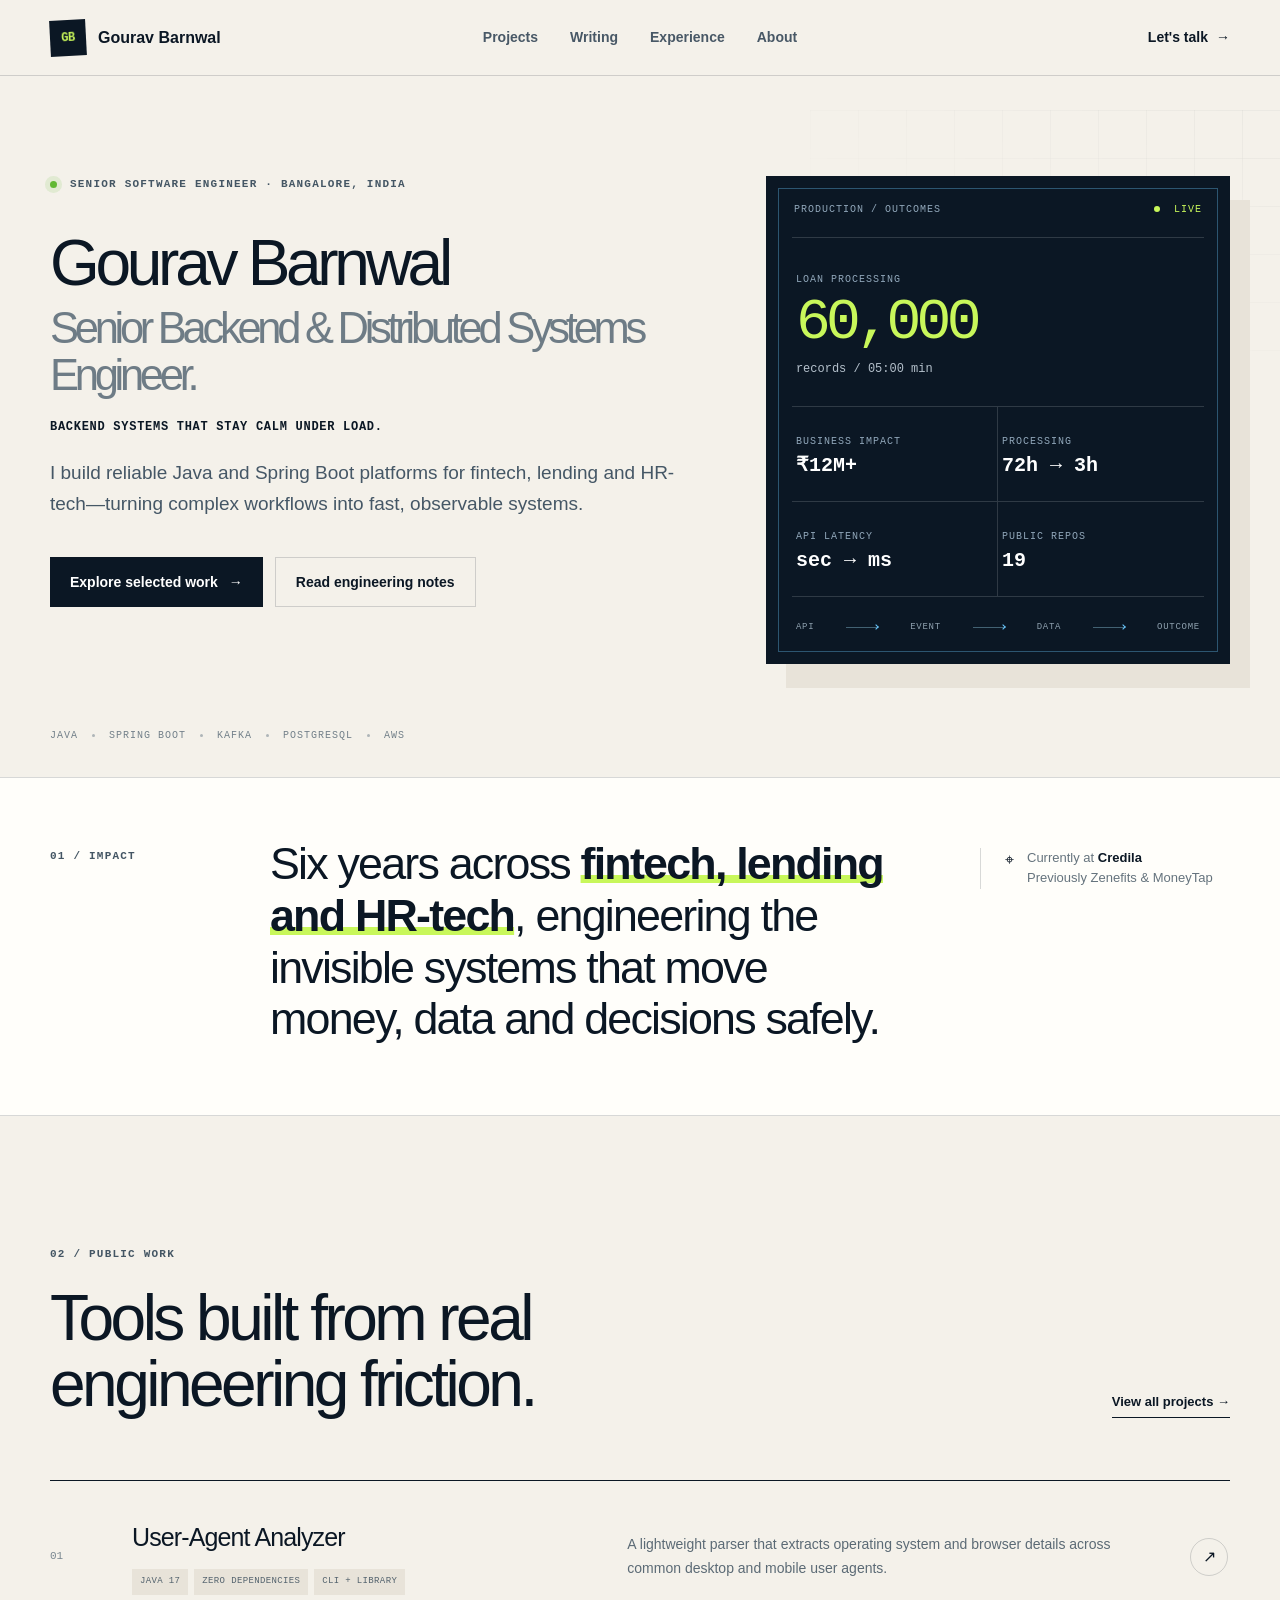
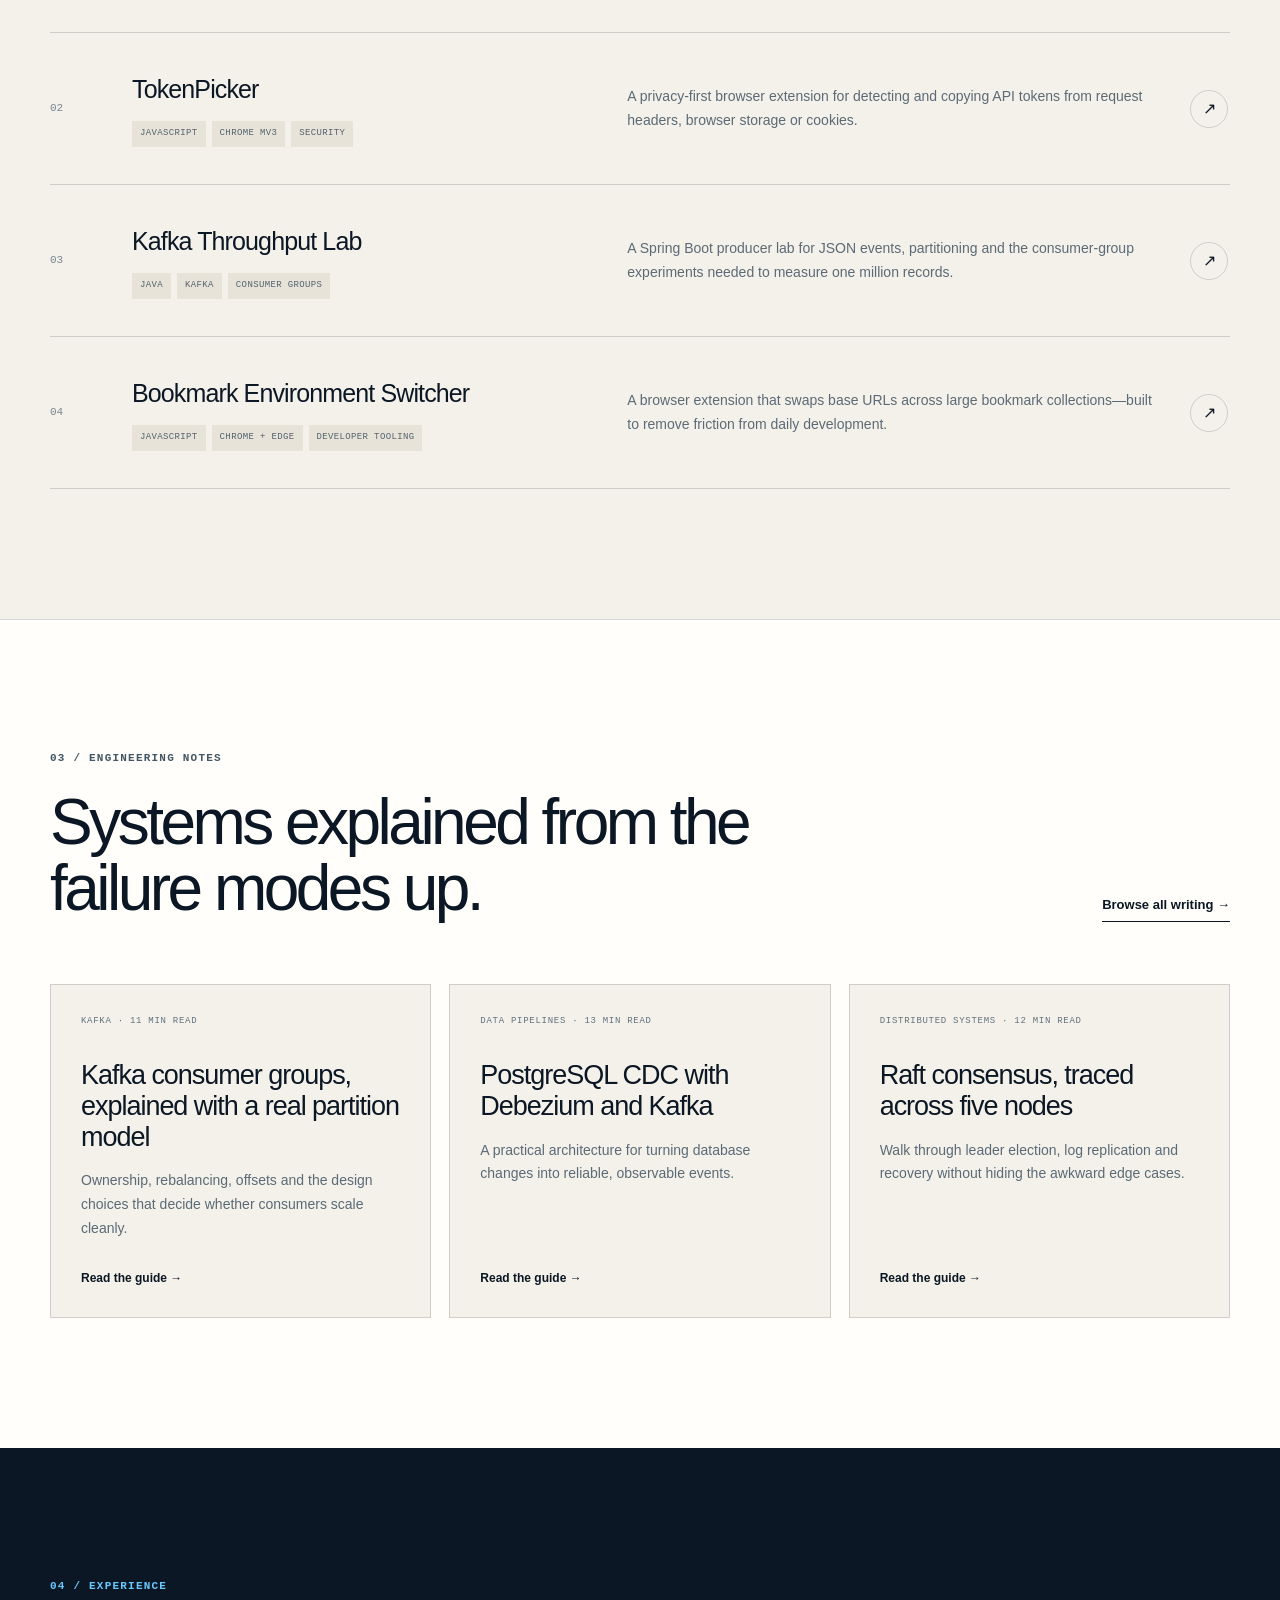
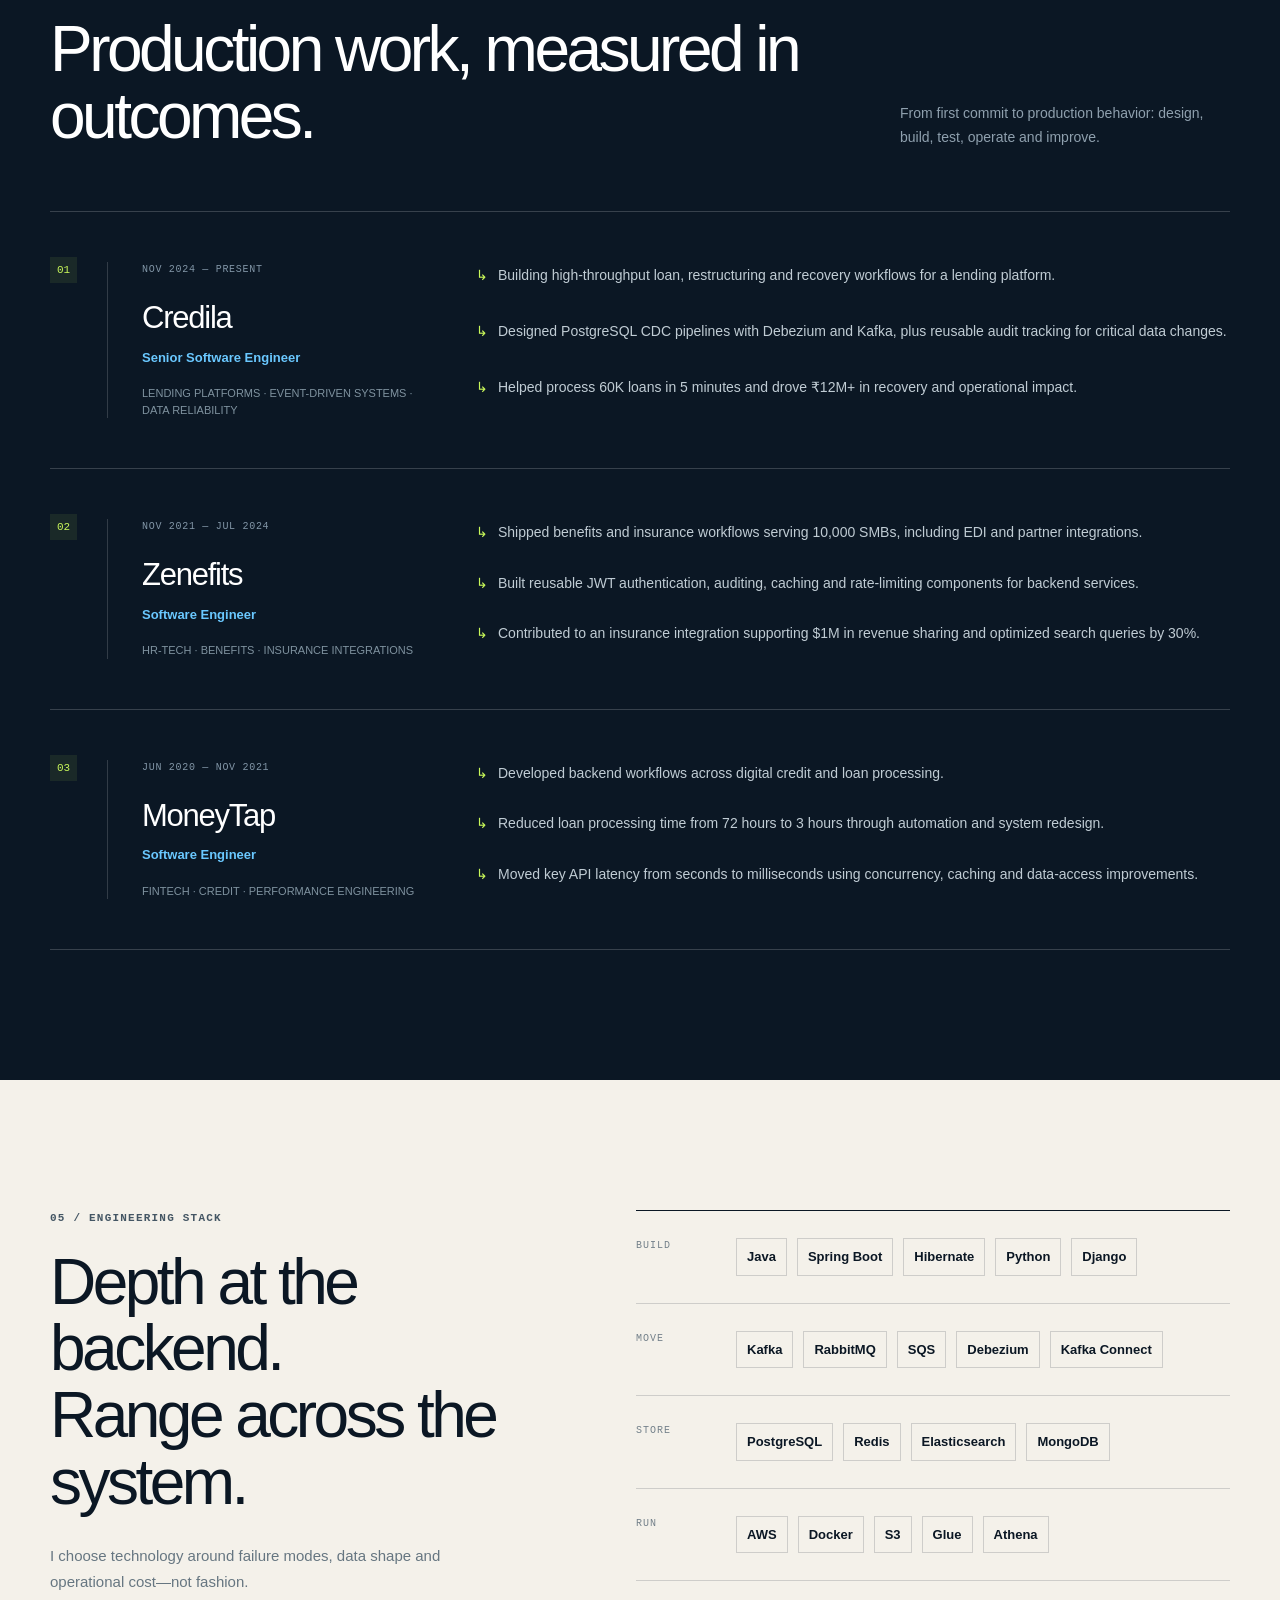
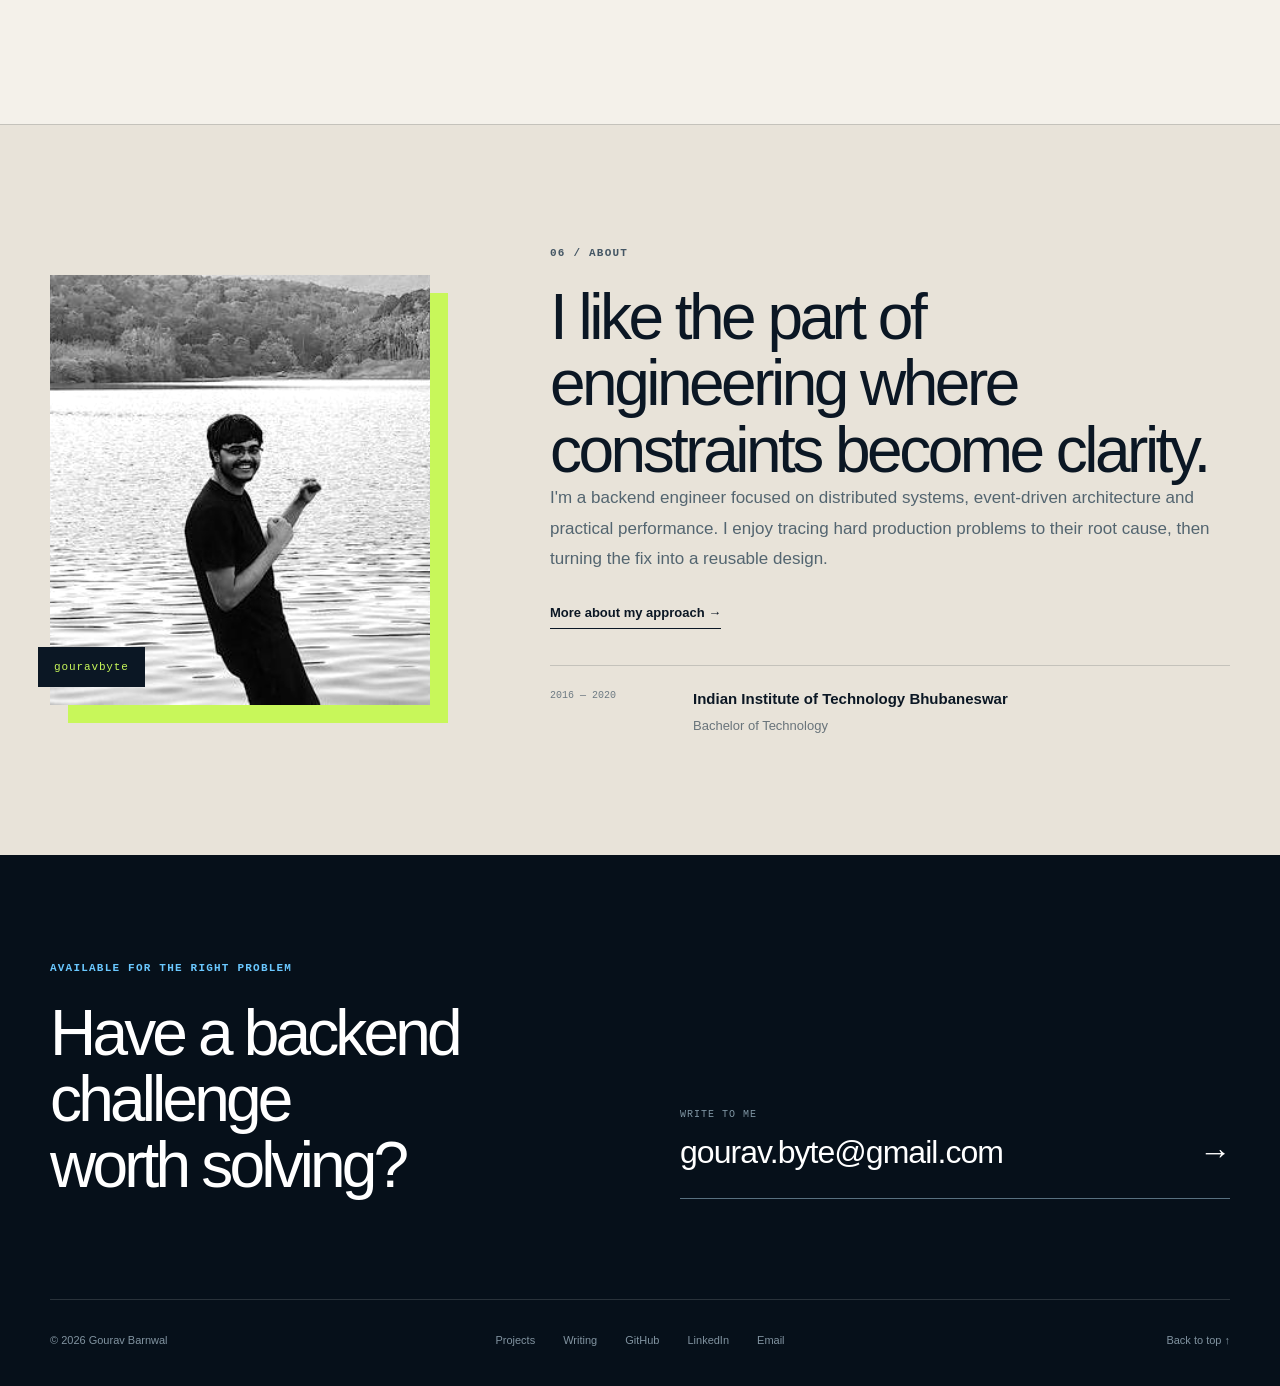
<file: index.html>
<!doctype html>
<html lang="en">
  <head>
    <meta charset="utf-8">
    <meta name="viewport" content="width=device-width, initial-scale=1">
    <title>Gourav Barnwal | Senior Backend Engineer — Java, Spring Boot, Kafka</title>
    <meta name="description" content="Gourav Barnwal is a Senior Backend Engineer specializing in Java, Spring Boot, Kafka, PostgreSQL, distributed systems and high-throughput backend platforms.">
    <meta name="theme-color" content="#0b1724">
    <link rel="canonical" href="https://gouravbyte.github.io/">
    <link rel="icon" href="/assets/avatar.jpg" type="image/jpeg">
    <link rel="preload" href="/assets/avatar.jpg" as="image">
    <link rel="stylesheet" href="/assets/styles.css">
    <link rel="stylesheet" href="/assets/content.css">
    <meta property="og:title" content="Gourav Barnwal | Senior Backend Engineer">
    <meta property="og:description" content="Java, Spring Boot, Kafka, PostgreSQL and distributed systems—built for calm, observable production behavior.">
    <meta property="og:type" content="profile">
    <meta property="og:url" content="https://gouravbyte.github.io/">
    <meta property="og:image" content="https://gouravbyte.github.io/assets/og.png">
    <meta property="og:image:width" content="1734">
    <meta property="og:image:height" content="907">
    <meta name="twitter:card" content="summary_large_image">
    <meta name="twitter:title" content="Gourav Barnwal | Senior Backend Engineer">
    <meta name="twitter:description" content="Java, Spring Boot, Kafka, PostgreSQL and distributed systems—built for calm, observable production behavior.">
    <meta name="twitter:image" content="https://gouravbyte.github.io/assets/og.png">
    <script type="application/ld+json">
      {
        "@context": "https://schema.org",
        "@graph": [
          {
            "@type": "WebSite",
            "@id": "https://gouravbyte.github.io/#website",
            "url": "https://gouravbyte.github.io/",
            "name": "Gourav Barnwal",
            "alternateName": "gouravbyte"
          },
          {
            "@type": "ProfilePage",
            "@id": "https://gouravbyte.github.io/#profile",
            "url": "https://gouravbyte.github.io/",
            "dateModified": "2026-09-09T09:42:14+05:30",
            "mainEntity": {
              "@type": "Person",
              "@id": "https://gouravbyte.github.io/#gourav-barnwal",
              "name": "Gourav Barnwal",
              "alternateName": "gouravbyte",
              "url": "https://gouravbyte.github.io/",
              "image": "https://gouravbyte.github.io/assets/avatar.jpg",
              "jobTitle": "Senior Software Engineer",
              "description": "Senior Backend Engineer specializing in Java, Spring Boot, Kafka, PostgreSQL and distributed systems.",
              "sameAs": [
                "https://github.com/gouravbyte",
                "https://www.linkedin.com/in/gouravbyte/"
              ],
              "alumniOf": {
                "@type": "CollegeOrUniversity",
                "name": "Indian Institute of Technology Bhubaneswar"
              },
              "knowsAbout": [
                "Java",
                "Spring Boot",
                "Apache Kafka",
                "PostgreSQL",
                "Distributed Systems",
                "Backend Engineering",
                "AWS"
              ]
            }
          }
        ]
      }
    </script>
  </head>
  <body>
    <main>
      <header class="site-header">
        <a class="brand" href="/" aria-label="Gourav Barnwal — home">
          <span class="brand-mark">GB</span>
          <span class="brand-name">Gourav Barnwal</span>
        </a>
        <nav aria-label="Primary navigation">
          <a href="/projects/">Projects</a>
          <a href="/writing/">Writing</a>
          <a href="#experience">Experience</a>
          <a href="/about/">About</a>
        </nav>
        <a class="header-contact" href="mailto:gourav.byte@gmail.com">
          Let's talk <span aria-hidden="true">→</span>
        </a>
      </header>

      <section class="hero shell" id="top">
        <div class="hero-copy">
          <div class="eyebrow"><span class="pulse"></span> Senior Software Engineer · Bangalore, India</div>
          <h1>Gourav Barnwal<span>Senior Backend &amp; Distributed Systems Engineer.</span></h1>
          <p class="hero-tagline">Backend systems that stay calm under load.</p>
          <p class="hero-lede">I build reliable Java and Spring Boot platforms for fintech, lending and HR-tech—turning complex workflows into fast, observable systems.</p>
          <div class="hero-actions">
            <a class="button button-primary" href="/projects/">Explore selected work <span aria-hidden="true">→</span></a>
            <a class="button button-secondary" href="/writing/">Read engineering notes</a>
          </div>
        </div>
        <div class="signal-card" aria-label="Selected engineering outcomes">
          <div class="signal-head"><span>PRODUCTION / OUTCOMES</span><span class="live"><i></i> LIVE</span></div>
          <div class="signal-main"><p>LOAN PROCESSING</p><strong>60,000</strong><span>records / 05:00 min</span></div>
          <div class="signal-grid">
            <div><span>BUSINESS IMPACT</span><strong>₹12M+</strong></div>
            <div><span>PROCESSING</span><strong>72h → 3h</strong></div>
            <div><span>API LATENCY</span><strong>sec → ms</strong></div>
            <div><span>PUBLIC REPOS</span><strong>19</strong></div>
          </div>
          <div class="signal-flow" aria-hidden="true"><span>API</span><b></b><span>EVENT</span><b></b><span>DATA</span><b></b><span>OUTCOME</span></div>
        </div>
        <div class="hero-foot"><span>Java</span><i></i><span>Spring Boot</span><i></i><span>Kafka</span><i></i><span>PostgreSQL</span><i></i><span>AWS</span></div>
      </section>

      <section class="impact-band" aria-label="Professional summary">
        <div class="shell impact-grid">
          <p class="section-kicker">01 / IMPACT</p>
          <p class="impact-statement">Six years across <strong>fintech, lending and HR-tech</strong>, engineering the invisible systems that move money, data and decisions safely.</p>
          <div class="impact-note">
            <span aria-hidden="true">⌖</span>
            <p>Currently at <strong>Credila</strong><br>Previously Zenefits &amp; MoneyTap</p>
          </div>
        </div>
      </section>

      <section class="projects shell section" id="work">
        <div class="section-heading">
          <div><p class="section-kicker">02 / PUBLIC WORK</p><h2>Tools built from real engineering friction.</h2></div>
          <a class="text-link" href="/projects/">View all projects →</a>
        </div>
        <div class="project-list">
          <a class="project-row" href="/projects/user-agent-analyzer/">
            <span class="project-index">01</span>
            <div class="project-title"><h3>User-Agent Analyzer</h3><div class="tag-list"><span>Java 17</span><span>Zero dependencies</span><span>CLI + library</span></div></div>
            <p>A lightweight parser that extracts operating system and browser details across common desktop and mobile user agents.</p>
            <span class="project-arrow" aria-hidden="true">↗</span>
          </a>
          <a class="project-row" href="/projects/token-picker/">
            <span class="project-index">02</span>
            <div class="project-title"><h3>TokenPicker</h3><div class="tag-list"><span>JavaScript</span><span>Chrome MV3</span><span>Security</span></div></div>
            <p>A privacy-first browser extension for detecting and copying API tokens from request headers, browser storage or cookies.</p>
            <span class="project-arrow" aria-hidden="true">↗</span>
          </a>
          <a class="project-row" href="/projects/kafka-throughput-lab/">
            <span class="project-index">03</span>
            <div class="project-title"><h3>Kafka Throughput Lab</h3><div class="tag-list"><span>Java</span><span>Kafka</span><span>Consumer groups</span></div></div>
            <p>A Spring Boot producer lab for JSON events, partitioning and the consumer-group experiments needed to measure one million records.</p>
            <span class="project-arrow" aria-hidden="true">↗</span>
          </a>
          <a class="project-row" href="/projects/bookmark-environment-switcher/">
            <span class="project-index">04</span>
            <div class="project-title"><h3>Bookmark Environment Switcher</h3><div class="tag-list"><span>JavaScript</span><span>Chrome + Edge</span><span>Developer tooling</span></div></div>
            <p>A browser extension that swaps base URLs across large bookmark collections—built to remove friction from daily development.</p>
            <span class="project-arrow" aria-hidden="true">↗</span>
          </a>
        </div>
      </section>

      <section class="writing-preview section" id="writing">
        <div class="shell">
          <div class="section-heading">
            <div><p class="section-kicker">03 / ENGINEERING NOTES</p><h2>Systems explained from the failure modes up.</h2></div>
            <a class="text-link" href="/writing/">Browse all writing →</a>
          </div>
          <div class="article-grid">
            <a class="article-card" href="/writing/kafka-consumer-groups-explained/">
              <span class="article-meta">KAFKA · 11 MIN READ</span>
              <h3>Kafka consumer groups, explained with a real partition model</h3>
              <p>Ownership, rebalancing, offsets and the design choices that decide whether consumers scale cleanly.</p>
              <strong>Read the guide →</strong>
            </a>
            <a class="article-card" href="/writing/postgresql-cdc-debezium-kafka/">
              <span class="article-meta">DATA PIPELINES · 13 MIN READ</span>
              <h3>PostgreSQL CDC with Debezium and Kafka</h3>
              <p>A practical architecture for turning database changes into reliable, observable events.</p>
              <strong>Read the guide →</strong>
            </a>
            <a class="article-card" href="/writing/raft-consensus-five-nodes/">
              <span class="article-meta">DISTRIBUTED SYSTEMS · 12 MIN READ</span>
              <h3>Raft consensus, traced across five nodes</h3>
              <p>Walk through leader election, log replication and recovery without hiding the awkward edge cases.</p>
              <strong>Read the guide →</strong>
            </a>
          </div>
        </div>
      </section>

      <section class="experience-section section" id="experience">
        <div class="shell">
          <div class="section-heading light-heading">
            <div><p class="section-kicker">04 / EXPERIENCE</p><h2>Production work, measured in outcomes.</h2></div>
            <p>From first commit to production behavior: design, build, test, operate and improve.</p>
          </div>
          <div class="timeline">
            <article class="job">
              <div class="job-marker"><span>01</span></div>
              <div class="job-summary"><p>Nov 2024 — Present</p><h3>Credila</h3><strong>Senior Software Engineer</strong><span>Lending platforms · Event-driven systems · Data reliability</span></div>
              <ul><li>Building high-throughput loan, restructuring and recovery workflows for a lending platform.</li><li>Designed PostgreSQL CDC pipelines with Debezium and Kafka, plus reusable audit tracking for critical data changes.</li><li>Helped process 60K loans in 5 minutes and drove ₹12M+ in recovery and operational impact.</li></ul>
            </article>
            <article class="job">
              <div class="job-marker"><span>02</span></div>
              <div class="job-summary"><p>Nov 2021 — Jul 2024</p><h3>Zenefits</h3><strong>Software Engineer</strong><span>HR-tech · Benefits · Insurance integrations</span></div>
              <ul><li>Shipped benefits and insurance workflows serving 10,000 SMBs, including EDI and partner integrations.</li><li>Built reusable JWT authentication, auditing, caching and rate-limiting components for backend services.</li><li>Contributed to an insurance integration supporting $1M in revenue sharing and optimized search queries by 30%.</li></ul>
            </article>
            <article class="job">
              <div class="job-marker"><span>03</span></div>
              <div class="job-summary"><p>Jun 2020 — Nov 2021</p><h3>MoneyTap</h3><strong>Software Engineer</strong><span>Fintech · Credit · Performance engineering</span></div>
              <ul><li>Developed backend workflows across digital credit and loan processing.</li><li>Reduced loan processing time from 72 hours to 3 hours through automation and system redesign.</li><li>Moved key API latency from seconds to milliseconds using concurrency, caching and data-access improvements.</li></ul>
            </article>
          </div>
        </div>
      </section>

      <section class="stack-section shell section" id="stack">
        <div class="stack-intro"><p class="section-kicker">05 / ENGINEERING STACK</p><h2>Depth at the backend.<br>Range across the system.</h2><p>I choose technology around failure modes, data shape and operational cost—not fashion.</p></div>
        <div class="stack-table">
          <div class="stack-row"><span>Build</span><div><strong>Java</strong><strong>Spring Boot</strong><strong>Hibernate</strong><strong>Python</strong><strong>Django</strong></div></div>
          <div class="stack-row"><span>Move</span><div><strong>Kafka</strong><strong>RabbitMQ</strong><strong>SQS</strong><strong>Debezium</strong><strong>Kafka Connect</strong></div></div>
          <div class="stack-row"><span>Store</span><div><strong>PostgreSQL</strong><strong>Redis</strong><strong>Elasticsearch</strong><strong>MongoDB</strong></div></div>
          <div class="stack-row"><span>Run</span><div><strong>AWS</strong><strong>Docker</strong><strong>S3</strong><strong>Glue</strong><strong>Athena</strong></div></div>
        </div>
      </section>

      <section class="about-section">
        <div class="shell about-grid">
          <div class="portrait-wrap"><div class="portrait-halo"></div><img src="assets/avatar.jpg" alt="Gourav Barnwal" width="380" height="430"><span>gouravbyte</span></div>
          <div class="about-copy">
            <p class="section-kicker">06 / ABOUT</p>
            <h2>I like the part of engineering where constraints become clarity.</h2>
            <p>I'm a backend engineer focused on distributed systems, event-driven architecture and practical performance. I enjoy tracing hard production problems to their root cause, then turning the fix into a reusable design.</p>
            <a class="text-link about-link" href="/about/">More about my approach →</a>
            <div class="education"><span>2016 — 2020</span><div><strong>Indian Institute of Technology Bhubaneswar</strong><p>Bachelor of Technology</p></div></div>
          </div>
        </div>
      </section>

      <footer>
        <div class="shell footer-grid">
          <div><p class="section-kicker">AVAILABLE FOR THE RIGHT PROBLEM</p><h2>Have a backend challenge<br>worth solving?</h2></div>
          <a class="footer-email" href="mailto:gourav.byte@gmail.com"><span>Write to me</span>gourav.byte@gmail.com <b aria-hidden="true">→</b></a>
        </div>
        <div class="shell footer-bottom">
          <p>© 2026 Gourav Barnwal</p>
          <div><a href="/projects/">Projects</a><a href="/writing/">Writing</a><a href="https://github.com/gouravbyte" target="_blank" rel="me noreferrer">GitHub</a><a href="https://www.linkedin.com/in/gouravbyte/" target="_blank" rel="me noreferrer">LinkedIn</a><a href="mailto:gourav.byte@gmail.com">Email</a></div>
          <a href="#top">Back to top ↑</a>
        </div>
      </footer>
    </main>
  </body>
</html>
</file>
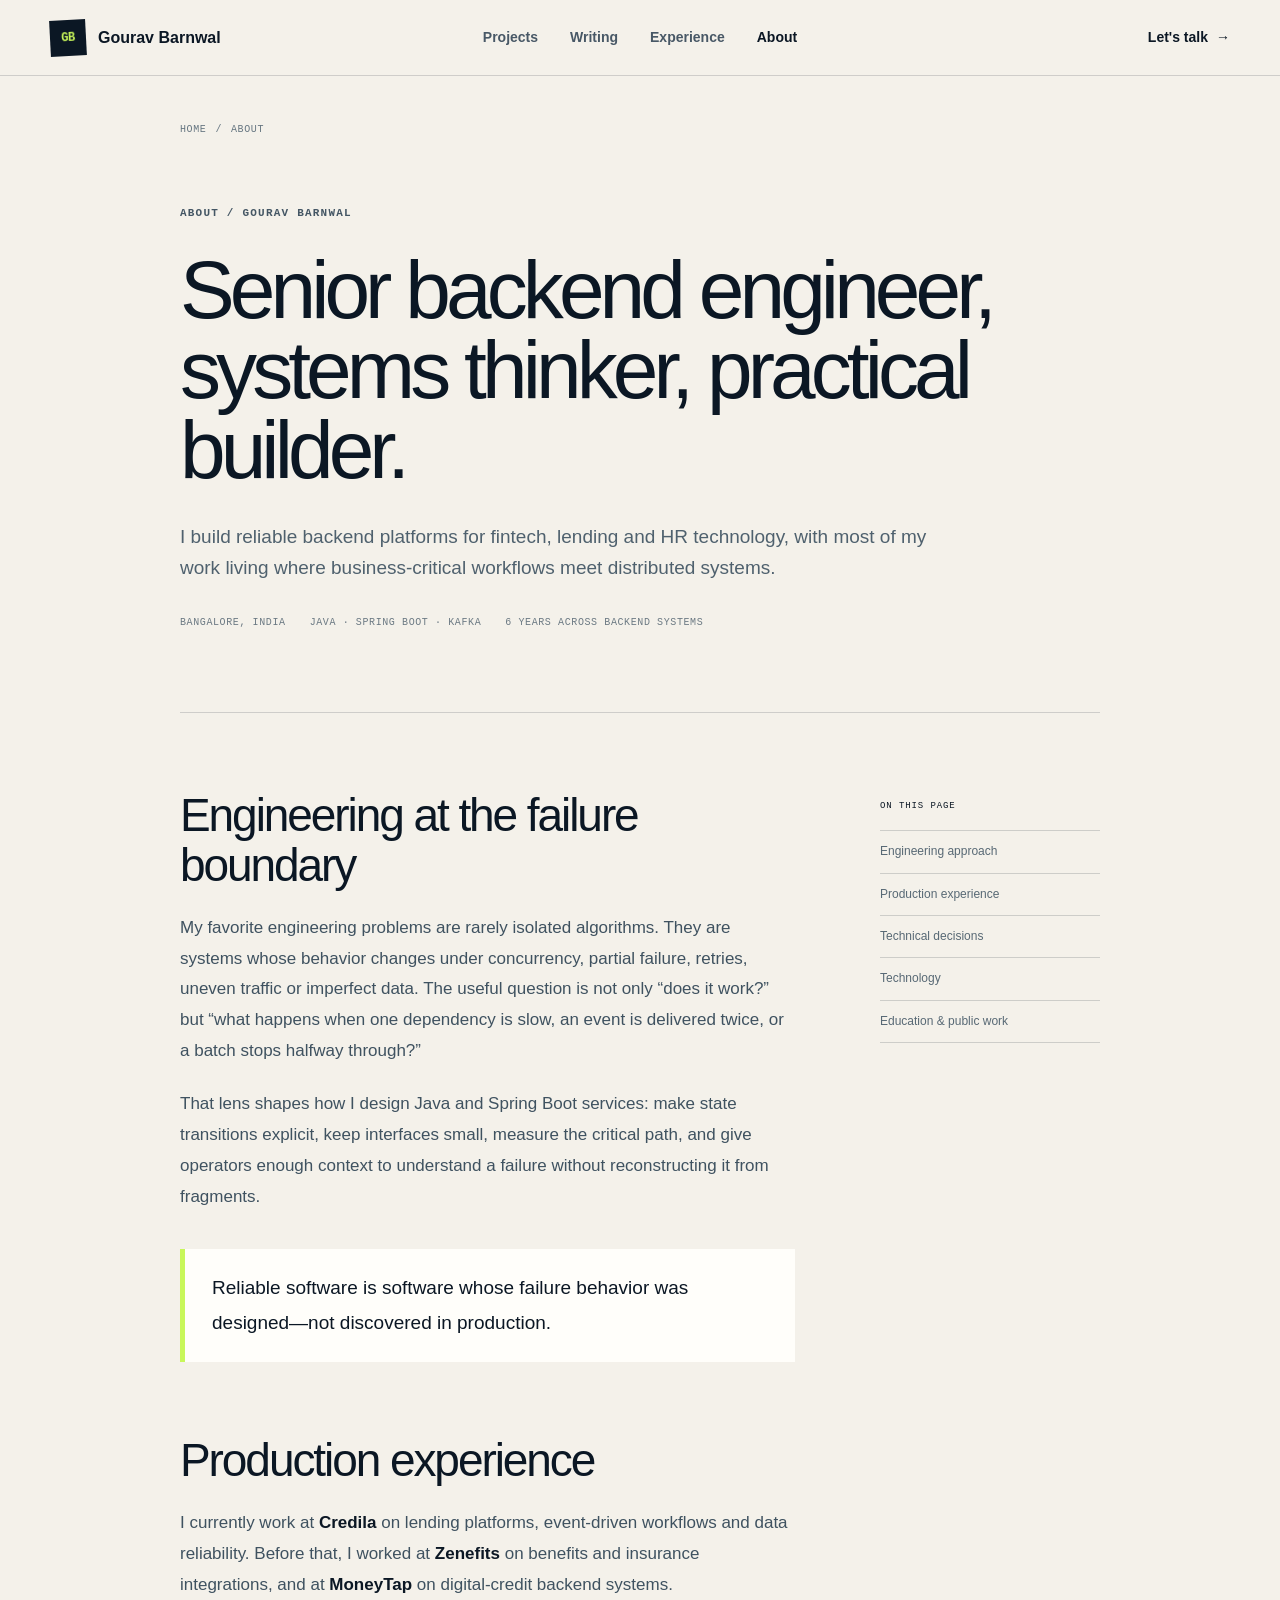
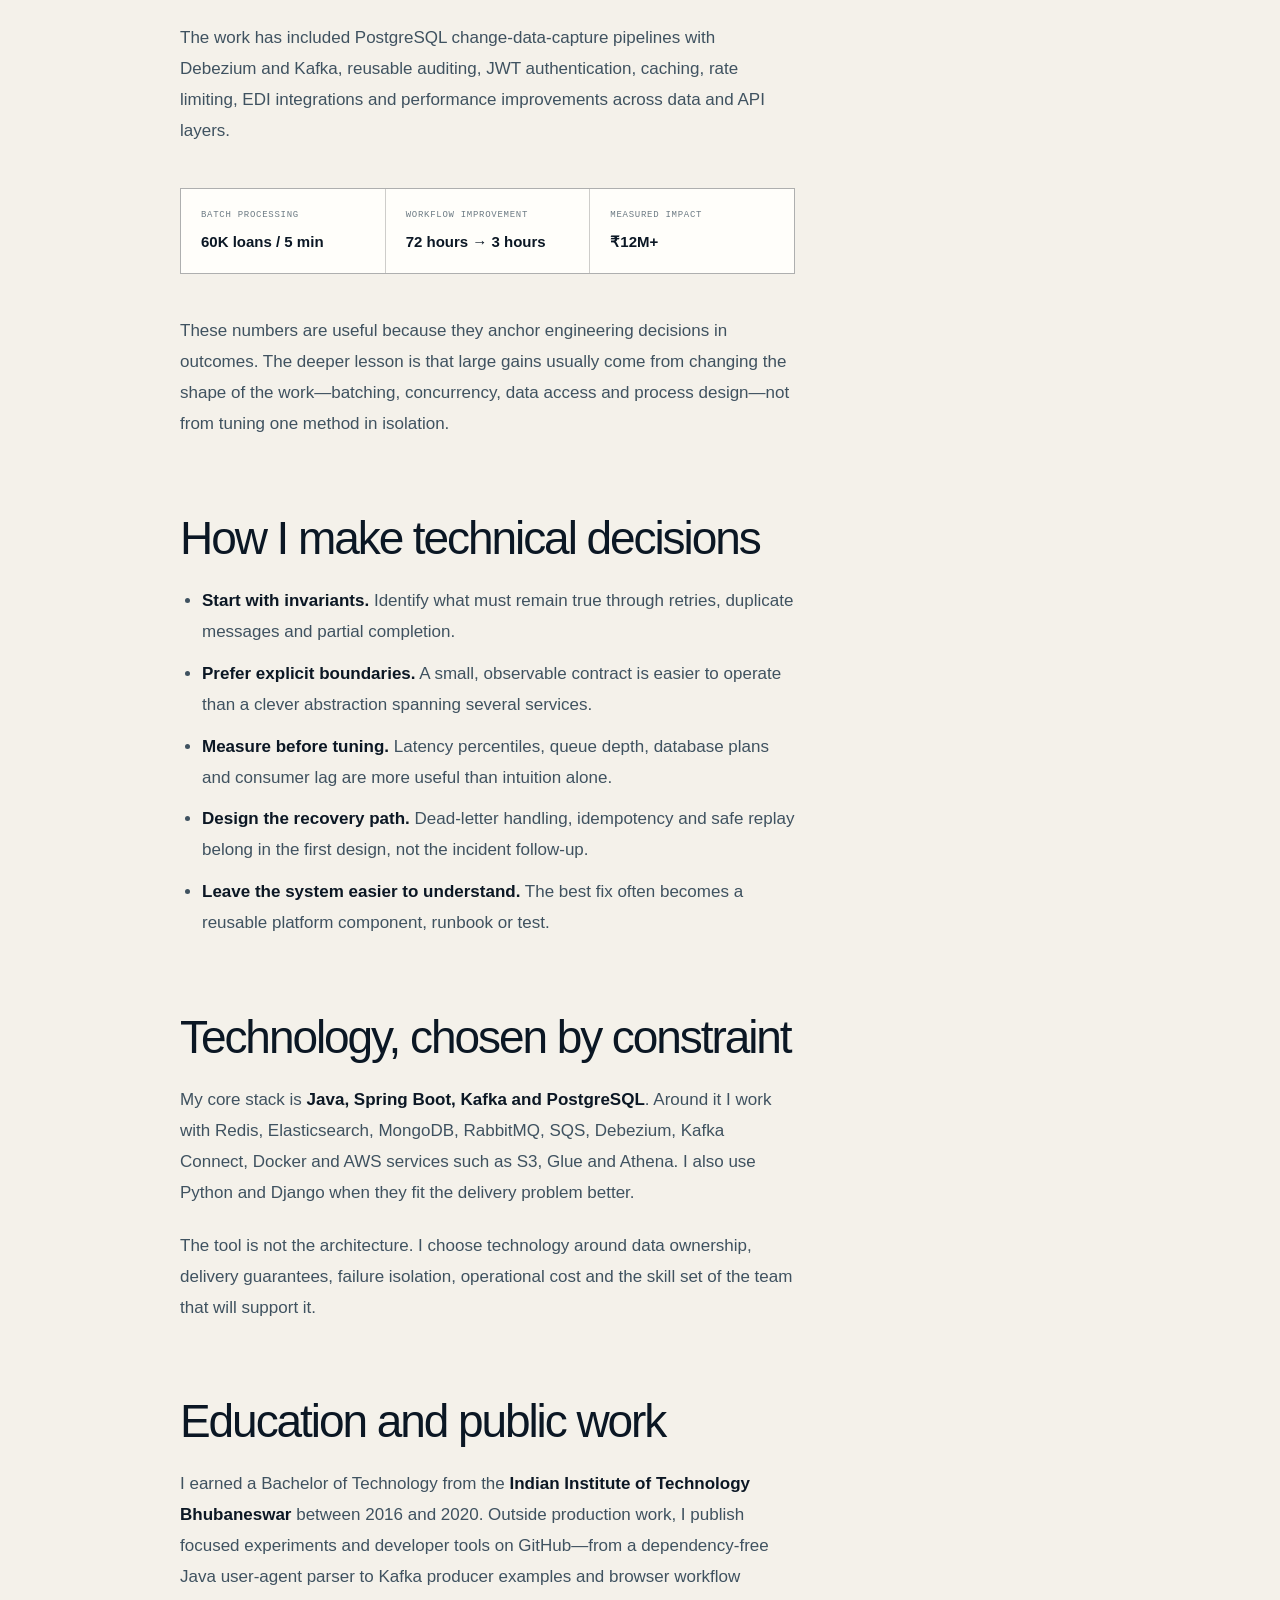
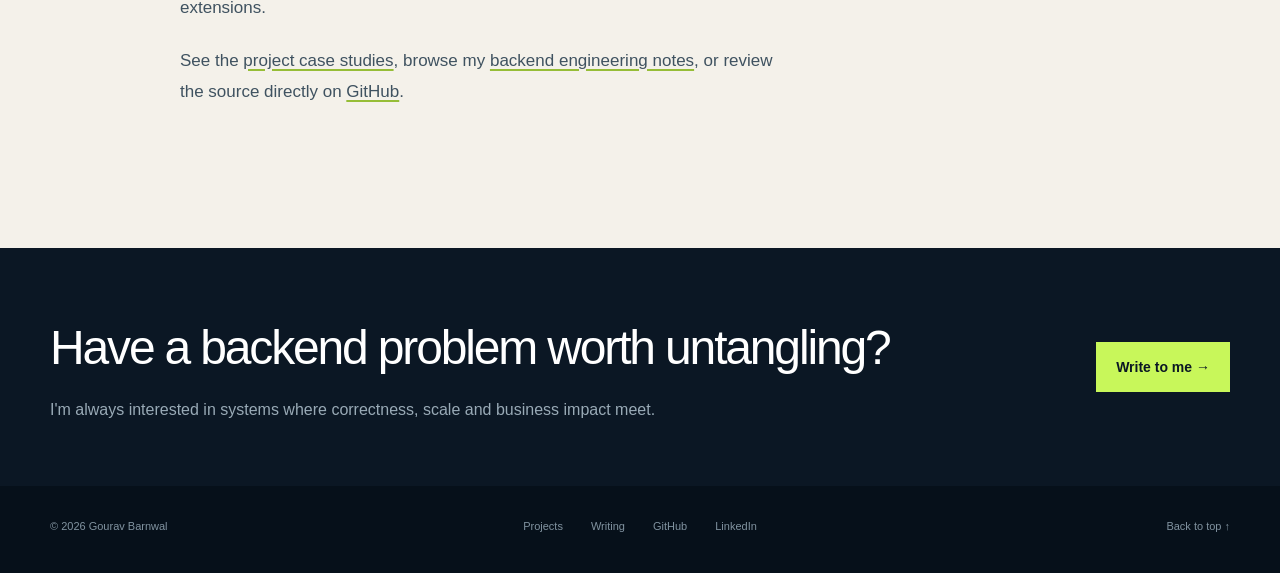
<file: about/index.html>
<!doctype html>
<html lang="en">
  <head>
    <meta charset="utf-8">
    <meta name="viewport" content="width=device-width, initial-scale=1">
    <title>About Gourav Barnwal | Senior Backend Engineer</title>
    <meta name="description" content="Meet Gourav Barnwal, a Senior Backend Engineer building Java, Spring Boot, Kafka and PostgreSQL systems across fintech, lending and HR technology.">
    <link rel="canonical" href="https://gouravbyte.github.io/about/">
    <link rel="icon" href="/assets/avatar.jpg" type="image/jpeg">
    <link rel="stylesheet" href="/assets/styles.css">
    <link rel="stylesheet" href="/assets/content.css">
    <meta property="og:title" content="About Gourav Barnwal | Senior Backend Engineer">
    <meta property="og:description" content="Backend engineering across fintech, lending and HR technology—with an emphasis on reliability, observability and measurable outcomes.">
    <meta property="og:type" content="profile">
    <meta property="og:url" content="https://gouravbyte.github.io/about/">
    <meta property="og:image" content="https://gouravbyte.github.io/assets/og.png">
    <meta property="og:image:width" content="1734">
    <meta property="og:image:height" content="907">
    <meta name="twitter:card" content="summary_large_image">
    <script type="application/ld+json">
      {
        "@context": "https://schema.org",
        "@type": "ProfilePage",
        "@id": "https://gouravbyte.github.io/about/#profile",
        "url": "https://gouravbyte.github.io/about/",
        "name": "About Gourav Barnwal",
        "dateModified": "2026-09-09T09:42:14+05:30",
        "mainEntity": {
          "@type": "Person",
          "@id": "https://gouravbyte.github.io/#gourav-barnwal",
          "name": "Gourav Barnwal",
          "alternateName": "gouravbyte",
          "url": "https://gouravbyte.github.io/",
          "image": "https://gouravbyte.github.io/assets/avatar.jpg",
          "jobTitle": "Senior Software Engineer",
          "sameAs": [
            "https://github.com/gouravbyte",
            "https://www.linkedin.com/in/gouravbyte/"
          ],
          "alumniOf": {
            "@type": "CollegeOrUniversity",
            "name": "Indian Institute of Technology Bhubaneswar"
          },
          "knowsAbout": ["Java", "Spring Boot", "Apache Kafka", "PostgreSQL", "Distributed Systems", "Backend Engineering", "AWS"]
        }
      }
    </script>
  </head>
  <body class="content-page" id="top">
    <header class="site-header content-header">
      <a class="brand" href="/" aria-label="Gourav Barnwal — home"><span class="brand-mark">GB</span><span class="brand-name">Gourav Barnwal</span></a>
      <nav aria-label="Primary navigation"><a href="/projects/">Projects</a><a href="/writing/">Writing</a><a href="/#experience">Experience</a><a href="/about/" aria-current="page">About</a></nav>
      <a class="header-contact" href="mailto:gourav.byte@gmail.com">Let's talk <span aria-hidden="true">→</span></a>
    </header>
    <main>
      <div class="page-shell">
        <nav class="breadcrumb" aria-label="Breadcrumb"><a href="/">Home</a><span>/</span><span>About</span></nav>
        <header class="page-hero">
          <p class="section-kicker">ABOUT / GOURAV BARNWAL</p>
          <h1>Senior backend engineer, systems thinker, practical builder.</h1>
          <p class="page-deck">I build reliable backend platforms for fintech, lending and HR technology, with most of my work living where business-critical workflows meet distributed systems.</p>
          <div class="page-meta"><span>Bangalore, India</span><span>Java · Spring Boot · Kafka</span><span>6 years across backend systems</span></div>
        </header>
      </div>
      <div class="page-shell content-layout">
        <article class="article-body">
          <h2 id="approach">Engineering at the failure boundary</h2>
          <p>My favorite engineering problems are rarely isolated algorithms. They are systems whose behavior changes under concurrency, partial failure, retries, uneven traffic or imperfect data. The useful question is not only “does it work?” but “what happens when one dependency is slow, an event is delivered twice, or a batch stops halfway through?”</p>
          <p>That lens shapes how I design Java and Spring Boot services: make state transitions explicit, keep interfaces small, measure the critical path, and give operators enough context to understand a failure without reconstructing it from fragments.</p>
          <blockquote><p>Reliable software is software whose failure behavior was designed—not discovered in production.</p></blockquote>

          <h2 id="experience">Production experience</h2>
          <p>I currently work at <strong>Credila</strong> on lending platforms, event-driven workflows and data reliability. Before that, I worked at <strong>Zenefits</strong> on benefits and insurance integrations, and at <strong>MoneyTap</strong> on digital-credit backend systems.</p>
          <p>The work has included PostgreSQL change-data-capture pipelines with Debezium and Kafka, reusable auditing, JWT authentication, caching, rate limiting, EDI integrations and performance improvements across data and API layers.</p>
          <div class="project-facts">
            <div><span>Batch processing</span><strong>60K loans / 5 min</strong></div>
            <div><span>Workflow improvement</span><strong>72 hours → 3 hours</strong></div>
            <div><span>Measured impact</span><strong>₹12M+</strong></div>
          </div>
          <p>These numbers are useful because they anchor engineering decisions in outcomes. The deeper lesson is that large gains usually come from changing the shape of the work—batching, concurrency, data access and process design—not from tuning one method in isolation.</p>

          <h2 id="decisions">How I make technical decisions</h2>
          <ul>
            <li><strong>Start with invariants.</strong> Identify what must remain true through retries, duplicate messages and partial completion.</li>
            <li><strong>Prefer explicit boundaries.</strong> A small, observable contract is easier to operate than a clever abstraction spanning several services.</li>
            <li><strong>Measure before tuning.</strong> Latency percentiles, queue depth, database plans and consumer lag are more useful than intuition alone.</li>
            <li><strong>Design the recovery path.</strong> Dead-letter handling, idempotency and safe replay belong in the first design, not the incident follow-up.</li>
            <li><strong>Leave the system easier to understand.</strong> The best fix often becomes a reusable platform component, runbook or test.</li>
          </ul>

          <h2 id="stack">Technology, chosen by constraint</h2>
          <p>My core stack is <strong>Java, Spring Boot, Kafka and PostgreSQL</strong>. Around it I work with Redis, Elasticsearch, MongoDB, RabbitMQ, SQS, Debezium, Kafka Connect, Docker and AWS services such as S3, Glue and Athena. I also use Python and Django when they fit the delivery problem better.</p>
          <p>The tool is not the architecture. I choose technology around data ownership, delivery guarantees, failure isolation, operational cost and the skill set of the team that will support it.</p>

          <h2 id="education">Education and public work</h2>
          <p>I earned a Bachelor of Technology from the <strong>Indian Institute of Technology Bhubaneswar</strong> between 2016 and 2020. Outside production work, I publish focused experiments and developer tools on GitHub—from a dependency-free Java user-agent parser to Kafka producer examples and browser workflow extensions.</p>
          <p>See the <a href="/projects/">project case studies</a>, browse my <a href="/writing/">backend engineering notes</a>, or review the source directly on <a href="https://github.com/gouravbyte" rel="me">GitHub</a>.</p>
        </article>
        <aside class="toc" aria-label="On this page">
          <span>On this page</span>
          <ol><li><a href="#approach">Engineering approach</a></li><li><a href="#experience">Production experience</a></li><li><a href="#decisions">Technical decisions</a></li><li><a href="#stack">Technology</a></li><li><a href="#education">Education &amp; public work</a></li></ol>
        </aside>
      </div>
      <section class="content-cta"><div class="page-shell-wide content-cta-grid"><div><h2>Have a backend problem worth untangling?</h2><p>I'm always interested in systems where correctness, scale and business impact meet.</p></div><a class="button" href="mailto:gourav.byte@gmail.com">Write to me →</a></div></section>
    </main>
    <footer class="compact-footer"><div class="shell footer-bottom"><p>© 2026 Gourav Barnwal</p><div><a href="/projects/">Projects</a><a href="/writing/">Writing</a><a href="https://github.com/gouravbyte" rel="me">GitHub</a><a href="https://www.linkedin.com/in/gouravbyte/" rel="me">LinkedIn</a></div><a href="#top">Back to top ↑</a></div></footer>
  </body>
</html>
</file>
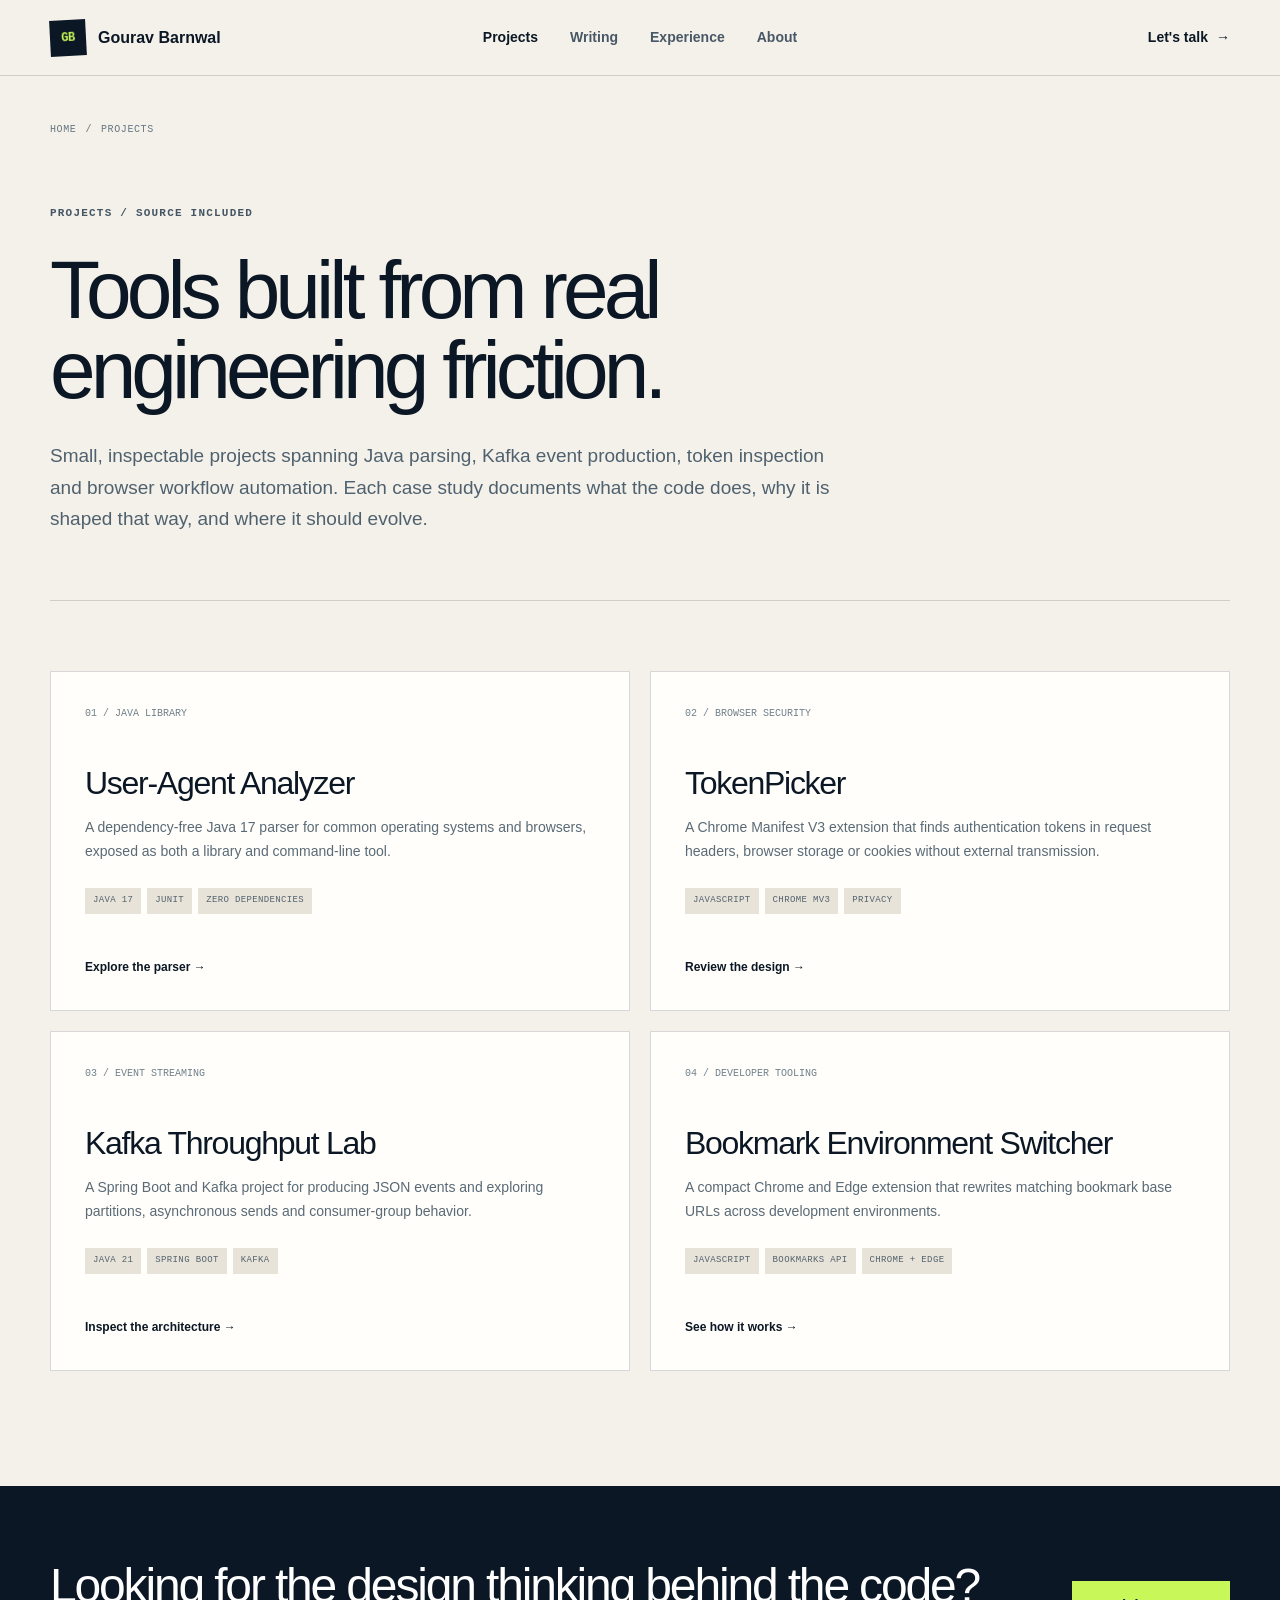
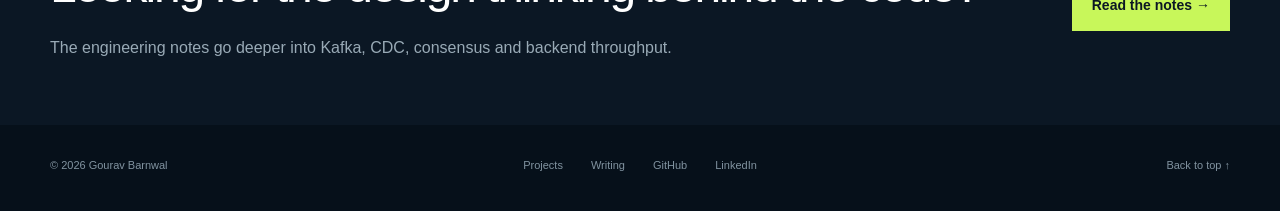
<file: projects/index.html>
<!doctype html>
<html lang="en">
  <head>
    <meta charset="utf-8">
    <meta name="viewport" content="width=device-width, initial-scale=1">
    <title>Backend Engineering Projects | Gourav Barnwal</title>
    <meta name="description" content="Java, Kafka and browser tooling projects by Gourav Barnwal, with architecture notes, design decisions, limitations and source code.">
    <link rel="canonical" href="https://gouravbyte.github.io/projects/">
    <link rel="icon" href="/assets/avatar.jpg" type="image/jpeg">
    <link rel="stylesheet" href="/assets/styles.css">
    <link rel="stylesheet" href="/assets/content.css">
    <meta property="og:title" content="Backend Engineering Projects | Gourav Barnwal">
    <meta property="og:description" content="Java, Kafka and browser tooling—explained through architecture, trade-offs and source code.">
    <meta property="og:type" content="website">
    <meta property="og:url" content="https://gouravbyte.github.io/projects/">
    <meta property="og:image" content="https://gouravbyte.github.io/assets/og.png">
    <meta property="og:image:width" content="1734">
    <meta property="og:image:height" content="907">
    <meta name="twitter:card" content="summary_large_image">
    <script type="application/ld+json">
      {
        "@context": "https://schema.org",
        "@type": "CollectionPage",
        "name": "Backend Engineering Projects",
        "url": "https://gouravbyte.github.io/projects/",
        "author": {"@type": "Person", "name": "Gourav Barnwal", "url": "https://gouravbyte.github.io/about/"},
        "mainEntity": {
          "@type": "ItemList",
          "itemListElement": [
            {"@type": "ListItem", "position": 1, "url": "https://gouravbyte.github.io/projects/user-agent-analyzer/", "name": "User-Agent Analyzer"},
            {"@type": "ListItem", "position": 2, "url": "https://gouravbyte.github.io/projects/token-picker/", "name": "TokenPicker"},
            {"@type": "ListItem", "position": 3, "url": "https://gouravbyte.github.io/projects/kafka-throughput-lab/", "name": "Kafka Throughput Lab"},
            {"@type": "ListItem", "position": 4, "url": "https://gouravbyte.github.io/projects/bookmark-environment-switcher/", "name": "Bookmark Environment Switcher"}
          ]
        }
      }
    </script>
  </head>
  <body class="content-page" id="top">
    <header class="site-header content-header">
      <a class="brand" href="/" aria-label="Gourav Barnwal — home"><span class="brand-mark">GB</span><span class="brand-name">Gourav Barnwal</span></a>
      <nav aria-label="Primary navigation"><a href="/projects/" aria-current="page">Projects</a><a href="/writing/">Writing</a><a href="/#experience">Experience</a><a href="/about/">About</a></nav>
      <a class="header-contact" href="mailto:gourav.byte@gmail.com">Let's talk <span aria-hidden="true">→</span></a>
    </header>
    <main>
      <div class="page-shell-wide">
        <nav class="breadcrumb" aria-label="Breadcrumb"><a href="/">Home</a><span>/</span><span>Projects</span></nav>
        <header class="page-hero collection-hero">
          <p class="section-kicker">PROJECTS / SOURCE INCLUDED</p>
          <h1>Tools built from real engineering friction.</h1>
          <p class="page-deck">Small, inspectable projects spanning Java parsing, Kafka event production, token inspection and browser workflow automation. Each case study documents what the code does, why it is shaped that way, and where it should evolve.</p>
        </header>
        <section class="collection-grid" aria-label="Project case studies">
          <a class="collection-card" href="/projects/user-agent-analyzer/"><span class="card-index">01 / JAVA LIBRARY</span><h2>User-Agent Analyzer</h2><p>A dependency-free Java 17 parser for common operating systems and browsers, exposed as both a library and command-line tool.</p><div class="tag-list"><span>Java 17</span><span>JUnit</span><span>Zero dependencies</span></div><strong>Explore the parser →</strong></a>
          <a class="collection-card" href="/projects/token-picker/"><span class="card-index">02 / BROWSER SECURITY</span><h2>TokenPicker</h2><p>A Chrome Manifest V3 extension that finds authentication tokens in request headers, browser storage or cookies without external transmission.</p><div class="tag-list"><span>JavaScript</span><span>Chrome MV3</span><span>Privacy</span></div><strong>Review the design →</strong></a>
          <a class="collection-card" href="/projects/kafka-throughput-lab/"><span class="card-index">03 / EVENT STREAMING</span><h2>Kafka Throughput Lab</h2><p>A Spring Boot and Kafka project for producing JSON events and exploring partitions, asynchronous sends and consumer-group behavior.</p><div class="tag-list"><span>Java 21</span><span>Spring Boot</span><span>Kafka</span></div><strong>Inspect the architecture →</strong></a>
          <a class="collection-card" href="/projects/bookmark-environment-switcher/"><span class="card-index">04 / DEVELOPER TOOLING</span><h2>Bookmark Environment Switcher</h2><p>A compact Chrome and Edge extension that rewrites matching bookmark base URLs across development environments.</p><div class="tag-list"><span>JavaScript</span><span>Bookmarks API</span><span>Chrome + Edge</span></div><strong>See how it works →</strong></a>
        </section>
      </div>
      <section class="content-cta"><div class="page-shell-wide content-cta-grid"><div><h2>Looking for the design thinking behind the code?</h2><p>The engineering notes go deeper into Kafka, CDC, consensus and backend throughput.</p></div><a class="button" href="/writing/">Read the notes →</a></div></section>
    </main>
    <footer class="compact-footer"><div class="shell footer-bottom"><p>© 2026 Gourav Barnwal</p><div><a href="/projects/">Projects</a><a href="/writing/">Writing</a><a href="https://github.com/gouravbyte" rel="me">GitHub</a><a href="https://www.linkedin.com/in/gouravbyte/" rel="me">LinkedIn</a></div><a href="#top">Back to top ↑</a></div></footer>
  </body>
</html>
</file>
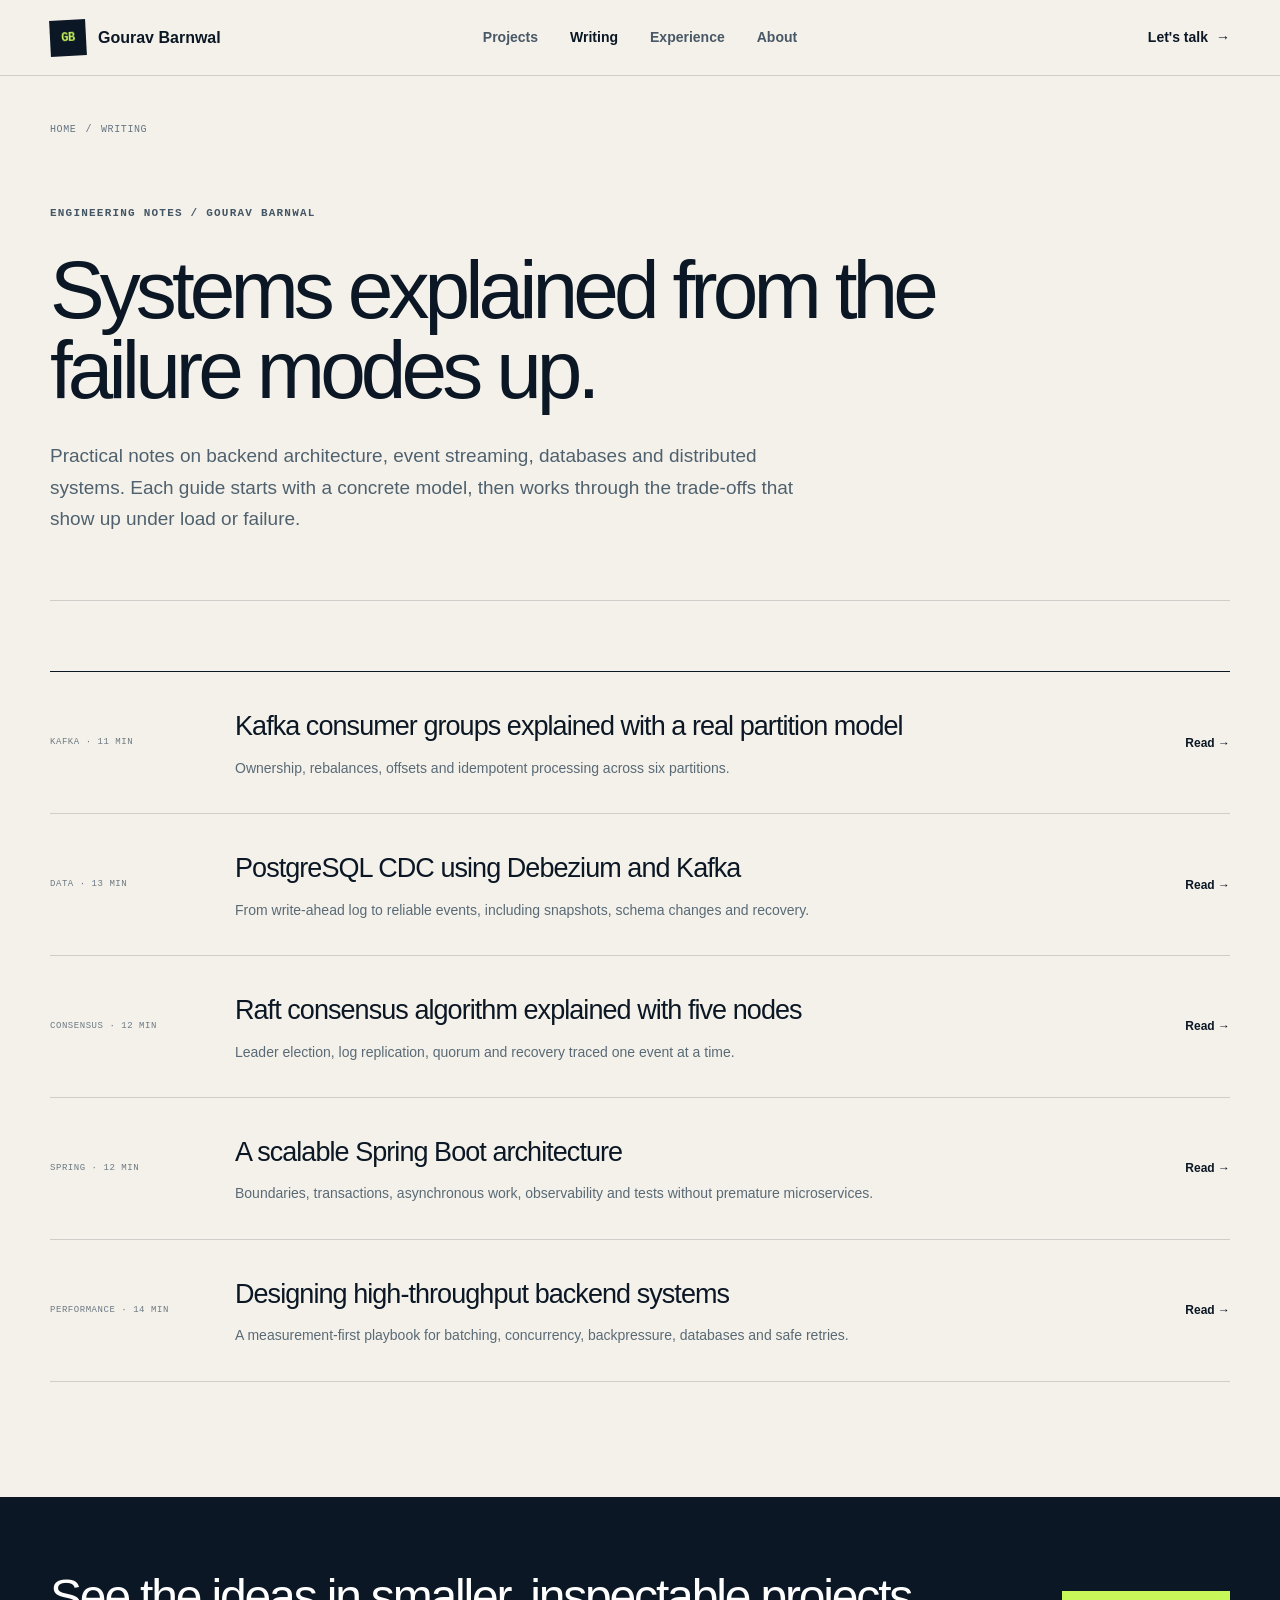
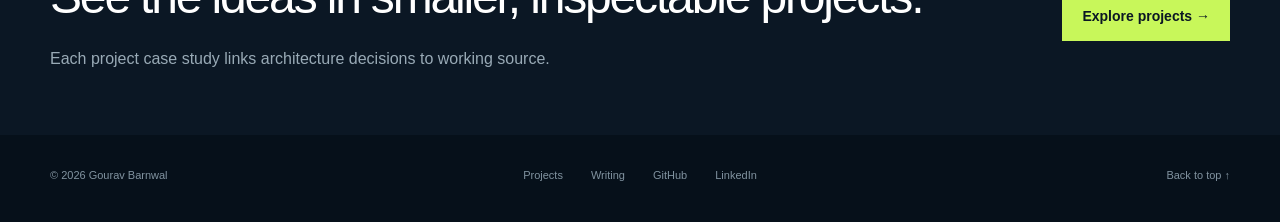
<file: writing/index.html>
<!doctype html>
<html lang="en">
  <head>
    <meta charset="utf-8">
    <meta name="viewport" content="width=device-width, initial-scale=1">
    <title>Backend Engineering Notes | Gourav Barnwal</title>
    <meta name="description" content="Practical backend engineering guides by Gourav Barnwal on Kafka, PostgreSQL CDC, Raft consensus, Spring Boot architecture and high-throughput systems.">
    <link rel="canonical" href="https://gouravbyte.github.io/writing/">
    <link rel="icon" href="/assets/avatar.jpg" type="image/jpeg">
    <link rel="stylesheet" href="/assets/styles.css">
    <link rel="stylesheet" href="/assets/content.css">
    <meta property="og:title" content="Backend Engineering Notes | Gourav Barnwal">
    <meta property="og:description" content="Kafka, CDC, consensus and backend architecture—explained from the failure modes up.">
    <meta property="og:type" content="website">
    <meta property="og:url" content="https://gouravbyte.github.io/writing/">
    <meta property="og:image" content="https://gouravbyte.github.io/assets/og.png">
    <meta property="og:image:width" content="1734">
    <meta property="og:image:height" content="907">
    <meta name="twitter:card" content="summary_large_image">
    <script type="application/ld+json">
      {
        "@context": "https://schema.org",
        "@type": "Blog",
        "name": "Backend Engineering Notes",
        "url": "https://gouravbyte.github.io/writing/",
        "author": {"@type": "Person", "name": "Gourav Barnwal", "url": "https://gouravbyte.github.io/about/"},
        "blogPost": [
          {"@type": "BlogPosting", "headline": "Kafka Consumer Groups Explained with a Real Partition Model", "url": "https://gouravbyte.github.io/writing/kafka-consumer-groups-explained/"},
          {"@type": "BlogPosting", "headline": "PostgreSQL CDC Using Debezium and Kafka", "url": "https://gouravbyte.github.io/writing/postgresql-cdc-debezium-kafka/"},
          {"@type": "BlogPosting", "headline": "Raft Consensus Algorithm Explained with Five Nodes", "url": "https://gouravbyte.github.io/writing/raft-consensus-five-nodes/"},
          {"@type": "BlogPosting", "headline": "A Scalable Spring Boot Architecture", "url": "https://gouravbyte.github.io/writing/scalable-spring-boot-architecture/"},
          {"@type": "BlogPosting", "headline": "Designing High-Throughput Backend Systems", "url": "https://gouravbyte.github.io/writing/designing-high-throughput-backend-systems/"}
        ]
      }
    </script>
  </head>
  <body class="content-page" id="top">
    <header class="site-header content-header">
      <a class="brand" href="/" aria-label="Gourav Barnwal — home"><span class="brand-mark">GB</span><span class="brand-name">Gourav Barnwal</span></a>
      <nav aria-label="Primary navigation"><a href="/projects/">Projects</a><a href="/writing/" aria-current="page">Writing</a><a href="/#experience">Experience</a><a href="/about/">About</a></nav>
      <a class="header-contact" href="mailto:gourav.byte@gmail.com">Let's talk <span aria-hidden="true">→</span></a>
    </header>
    <main>
      <div class="page-shell-wide">
        <nav class="breadcrumb" aria-label="Breadcrumb"><a href="/">Home</a><span>/</span><span>Writing</span></nav>
        <header class="page-hero collection-hero">
          <p class="section-kicker">ENGINEERING NOTES / GOURAV BARNWAL</p>
          <h1>Systems explained from the failure modes up.</h1>
          <p class="page-deck">Practical notes on backend architecture, event streaming, databases and distributed systems. Each guide starts with a concrete model, then works through the trade-offs that show up under load or failure.</p>
        </header>
        <section class="writing-list" aria-label="Technical articles">
          <a class="writing-row" href="/writing/kafka-consumer-groups-explained/"><span>Kafka · 11 min</span><div><h2>Kafka consumer groups explained with a real partition model</h2><p>Ownership, rebalances, offsets and idempotent processing across six partitions.</p></div><strong>Read →</strong></a>
          <a class="writing-row" href="/writing/postgresql-cdc-debezium-kafka/"><span>Data · 13 min</span><div><h2>PostgreSQL CDC using Debezium and Kafka</h2><p>From write-ahead log to reliable events, including snapshots, schema changes and recovery.</p></div><strong>Read →</strong></a>
          <a class="writing-row" href="/writing/raft-consensus-five-nodes/"><span>Consensus · 12 min</span><div><h2>Raft consensus algorithm explained with five nodes</h2><p>Leader election, log replication, quorum and recovery traced one event at a time.</p></div><strong>Read →</strong></a>
          <a class="writing-row" href="/writing/scalable-spring-boot-architecture/"><span>Spring · 12 min</span><div><h2>A scalable Spring Boot architecture</h2><p>Boundaries, transactions, asynchronous work, observability and tests without premature microservices.</p></div><strong>Read →</strong></a>
          <a class="writing-row" href="/writing/designing-high-throughput-backend-systems/"><span>Performance · 14 min</span><div><h2>Designing high-throughput backend systems</h2><p>A measurement-first playbook for batching, concurrency, backpressure, databases and safe retries.</p></div><strong>Read →</strong></a>
        </section>
      </div>
      <section class="content-cta"><div class="page-shell-wide content-cta-grid"><div><h2>See the ideas in smaller, inspectable projects.</h2><p>Each project case study links architecture decisions to working source.</p></div><a class="button" href="/projects/">Explore projects →</a></div></section>
    </main>
    <footer class="compact-footer"><div class="shell footer-bottom"><p>© 2026 Gourav Barnwal</p><div><a href="/projects/">Projects</a><a href="/writing/">Writing</a><a href="https://github.com/gouravbyte" rel="me">GitHub</a><a href="https://www.linkedin.com/in/gouravbyte/" rel="me">LinkedIn</a></div><a href="#top">Back to top ↑</a></div></footer>
  </body>
</html>
</file>
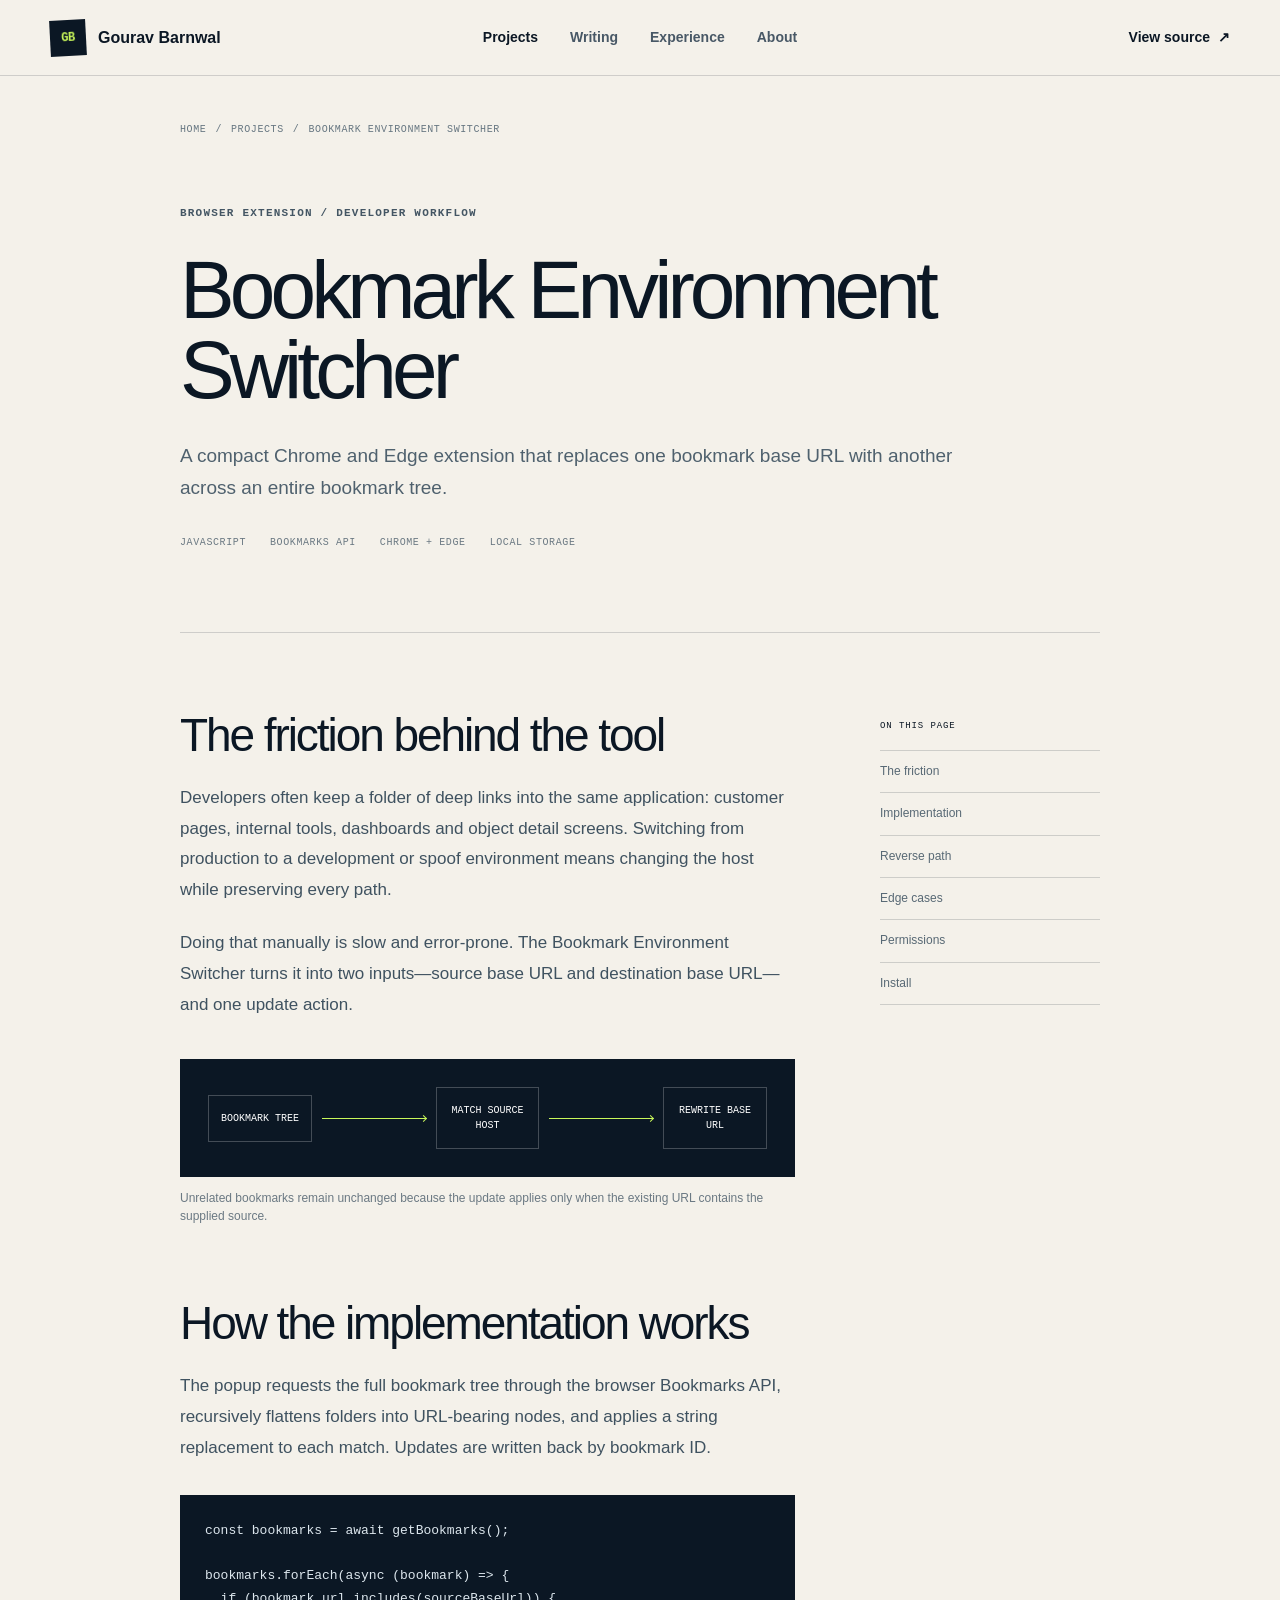
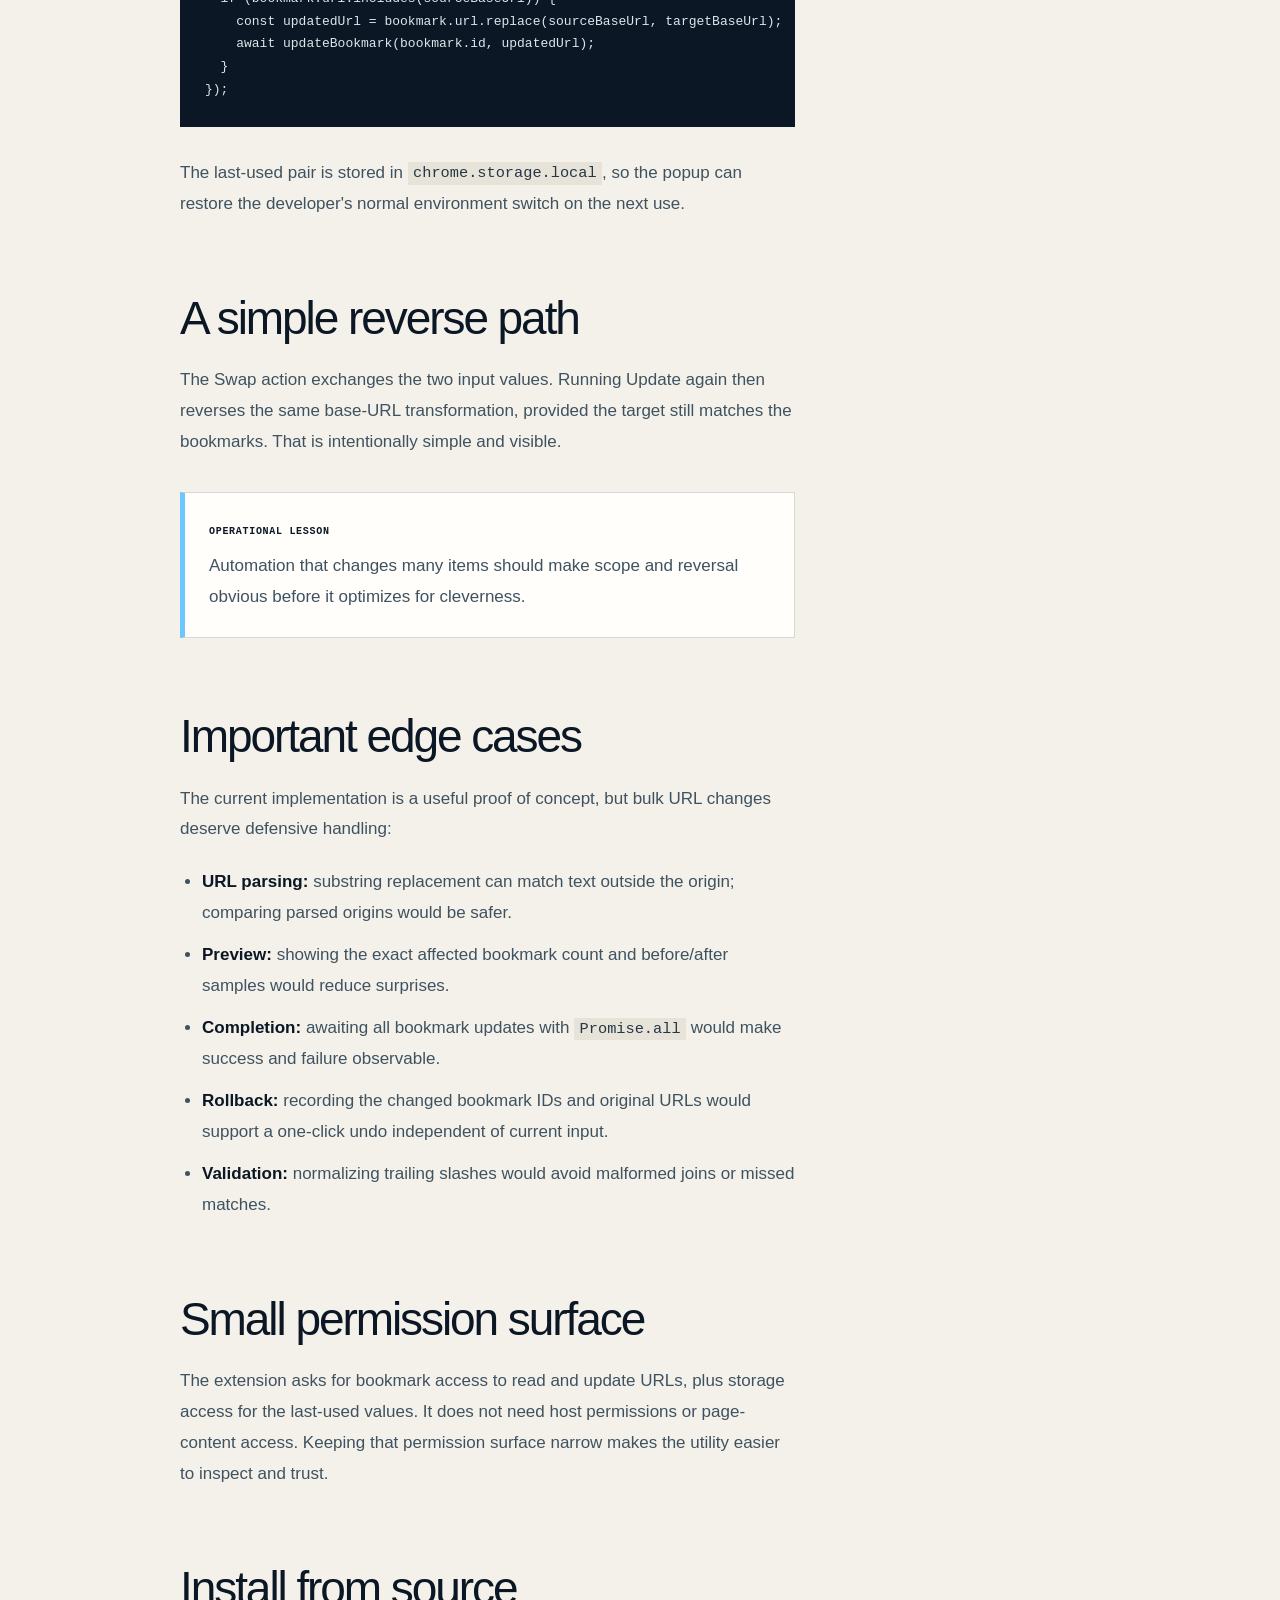
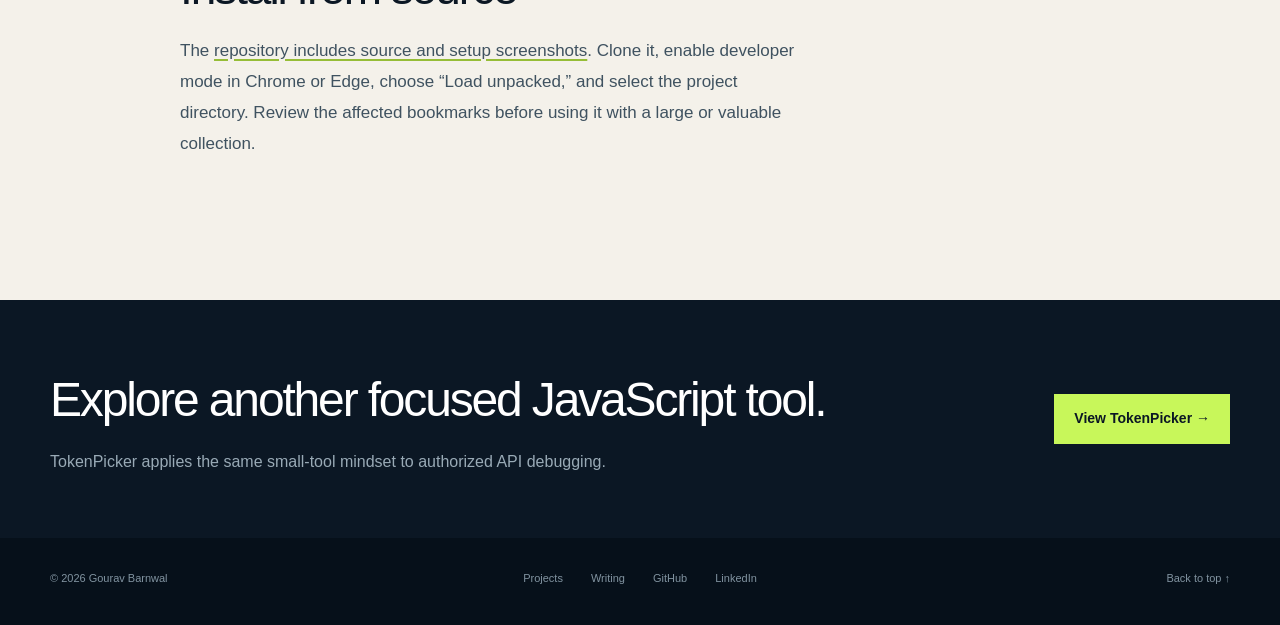
<file: projects/bookmark-environment-switcher/index.html>
<!doctype html>
<html lang="en">
  <head>
    <meta charset="utf-8">
    <meta name="viewport" content="width=device-width, initial-scale=1">
    <title>Bookmark Environment Switcher — Chrome &amp; Edge Extension | Gourav Barnwal</title>
    <meta name="description" content="How Gourav Barnwal's browser extension updates matching bookmark base URLs across development, staging and production environments.">
    <link rel="canonical" href="https://gouravbyte.github.io/projects/bookmark-environment-switcher/">
    <link rel="icon" href="/assets/avatar.jpg" type="image/jpeg">
    <link rel="stylesheet" href="/assets/styles.css">
    <link rel="stylesheet" href="/assets/content.css">
    <meta property="og:title" content="Bookmark Environment Switcher — Chrome &amp; Edge Extension">
    <meta property="og:description" content="A tiny developer tool that turns repetitive bookmark editing into one reversible operation.">
    <meta property="og:type" content="article">
    <meta property="og:url" content="https://gouravbyte.github.io/projects/bookmark-environment-switcher/">
    <meta property="og:image" content="https://gouravbyte.github.io/assets/og.png">
    <meta property="og:image:width" content="1734">
    <meta property="og:image:height" content="907">
    <meta name="twitter:card" content="summary_large_image">
    <script type="application/ld+json">
      {
        "@context": "https://schema.org",
        "@graph": [
          {
            "@type": "SoftwareSourceCode",
            "name": "Bookmark Environment Switcher",
            "description": "A Chrome and Edge extension for updating matching bookmark base URLs across environments.",
            "url": "https://gouravbyte.github.io/projects/bookmark-environment-switcher/",
            "codeRepository": "https://github.com/gouravbyte/BookmarkUrlExtension",
            "programmingLanguage": "JavaScript",
            "runtimePlatform": "Chrome and Microsoft Edge extension",
            "author": {"@type": "Person", "name": "Gourav Barnwal", "url": "https://gouravbyte.github.io/about/"}
          },
          {
            "@type": "BreadcrumbList",
            "itemListElement": [
              {"@type": "ListItem", "position": 1, "name": "Home", "item": "https://gouravbyte.github.io/"},
              {"@type": "ListItem", "position": 2, "name": "Projects", "item": "https://gouravbyte.github.io/projects/"},
              {"@type": "ListItem", "position": 3, "name": "Bookmark Environment Switcher", "item": "https://gouravbyte.github.io/projects/bookmark-environment-switcher/"}
            ]
          }
        ]
      }
    </script>
  </head>
  <body class="content-page" id="top">
    <header class="site-header content-header">
      <a class="brand" href="/" aria-label="Gourav Barnwal — home"><span class="brand-mark">GB</span><span class="brand-name">Gourav Barnwal</span></a>
      <nav aria-label="Primary navigation"><a href="/projects/" aria-current="page">Projects</a><a href="/writing/">Writing</a><a href="/#experience">Experience</a><a href="/about/">About</a></nav>
      <a class="header-contact" href="https://github.com/gouravbyte/BookmarkUrlExtension">View source <span aria-hidden="true">↗</span></a>
    </header>
    <main>
      <div class="page-shell">
        <nav class="breadcrumb" aria-label="Breadcrumb"><a href="/">Home</a><span>/</span><a href="/projects/">Projects</a><span>/</span><span>Bookmark Environment Switcher</span></nav>
        <header class="page-hero">
          <p class="section-kicker">BROWSER EXTENSION / DEVELOPER WORKFLOW</p>
          <h1>Bookmark Environment Switcher</h1>
          <p class="page-deck">A compact Chrome and Edge extension that replaces one bookmark base URL with another across an entire bookmark tree.</p>
          <div class="page-meta"><span>JavaScript</span><span>Bookmarks API</span><span>Chrome + Edge</span><span>Local storage</span></div>
        </header>
      </div>
      <div class="page-shell content-layout">
        <article class="article-body">
          <h2 id="friction">The friction behind the tool</h2>
          <p>Developers often keep a folder of deep links into the same application: customer pages, internal tools, dashboards and object detail screens. Switching from production to a development or spoof environment means changing the host while preserving every path.</p>
          <p>Doing that manually is slow and error-prone. The Bookmark Environment Switcher turns it into two inputs—source base URL and destination base URL—and one update action.</p>
          <figure><div class="diagram"><span>BOOKMARK TREE</span><b></b><span>MATCH SOURCE HOST</span><b></b><span>REWRITE BASE URL</span></div><figcaption>Unrelated bookmarks remain unchanged because the update applies only when the existing URL contains the supplied source.</figcaption></figure>

          <h2 id="implementation">How the implementation works</h2>
          <p>The popup requests the full bookmark tree through the browser Bookmarks API, recursively flattens folders into URL-bearing nodes, and applies a string replacement to each match. Updates are written back by bookmark ID.</p>
          <pre><code>const bookmarks = await getBookmarks();

bookmarks.forEach(async (bookmark) =&gt; {
  if (bookmark.url.includes(sourceBaseUrl)) {
    const updatedUrl = bookmark.url.replace(sourceBaseUrl, targetBaseUrl);
    await updateBookmark(bookmark.id, updatedUrl);
  }
});</code></pre>
          <p>The last-used pair is stored in <code>chrome.storage.local</code>, so the popup can restore the developer's normal environment switch on the next use.</p>

          <h2 id="reverse">A simple reverse path</h2>
          <p>The Swap action exchanges the two input values. Running Update again then reverses the same base-URL transformation, provided the target still matches the bookmarks. That is intentionally simple and visible.</p>
          <div class="callout"><strong>Operational lesson</strong><p>Automation that changes many items should make scope and reversal obvious before it optimizes for cleverness.</p></div>

          <h2 id="edge-cases">Important edge cases</h2>
          <p>The current implementation is a useful proof of concept, but bulk URL changes deserve defensive handling:</p>
          <ul>
            <li><strong>URL parsing:</strong> substring replacement can match text outside the origin; comparing parsed origins would be safer.</li>
            <li><strong>Preview:</strong> showing the exact affected bookmark count and before/after samples would reduce surprises.</li>
            <li><strong>Completion:</strong> awaiting all bookmark updates with <code>Promise.all</code> would make success and failure observable.</li>
            <li><strong>Rollback:</strong> recording the changed bookmark IDs and original URLs would support a one-click undo independent of current input.</li>
            <li><strong>Validation:</strong> normalizing trailing slashes would avoid malformed joins or missed matches.</li>
          </ul>

          <h2 id="permissions">Small permission surface</h2>
          <p>The extension asks for bookmark access to read and update URLs, plus storage access for the last-used values. It does not need host permissions or page-content access. Keeping that permission surface narrow makes the utility easier to inspect and trust.</p>

          <h2 id="source">Install from source</h2>
          <p>The <a href="https://github.com/gouravbyte/BookmarkUrlExtension">repository includes source and setup screenshots</a>. Clone it, enable developer mode in Chrome or Edge, choose “Load unpacked,” and select the project directory. Review the affected bookmarks before using it with a large or valuable collection.</p>
        </article>
        <aside class="toc" aria-label="On this page"><span>On this page</span><ol><li><a href="#friction">The friction</a></li><li><a href="#implementation">Implementation</a></li><li><a href="#reverse">Reverse path</a></li><li><a href="#edge-cases">Edge cases</a></li><li><a href="#permissions">Permissions</a></li><li><a href="#source">Install</a></li></ol></aside>
      </div>
      <section class="content-cta"><div class="page-shell-wide content-cta-grid"><div><h2>Explore another focused JavaScript tool.</h2><p>TokenPicker applies the same small-tool mindset to authorized API debugging.</p></div><a class="button" href="/projects/token-picker/">View TokenPicker →</a></div></section>
    </main>
    <footer class="compact-footer"><div class="shell footer-bottom"><p>© 2026 Gourav Barnwal</p><div><a href="/projects/">Projects</a><a href="/writing/">Writing</a><a href="https://github.com/gouravbyte" rel="me">GitHub</a><a href="https://www.linkedin.com/in/gouravbyte/" rel="me">LinkedIn</a></div><a href="#top">Back to top ↑</a></div></footer>
  </body>
</html>
</file>
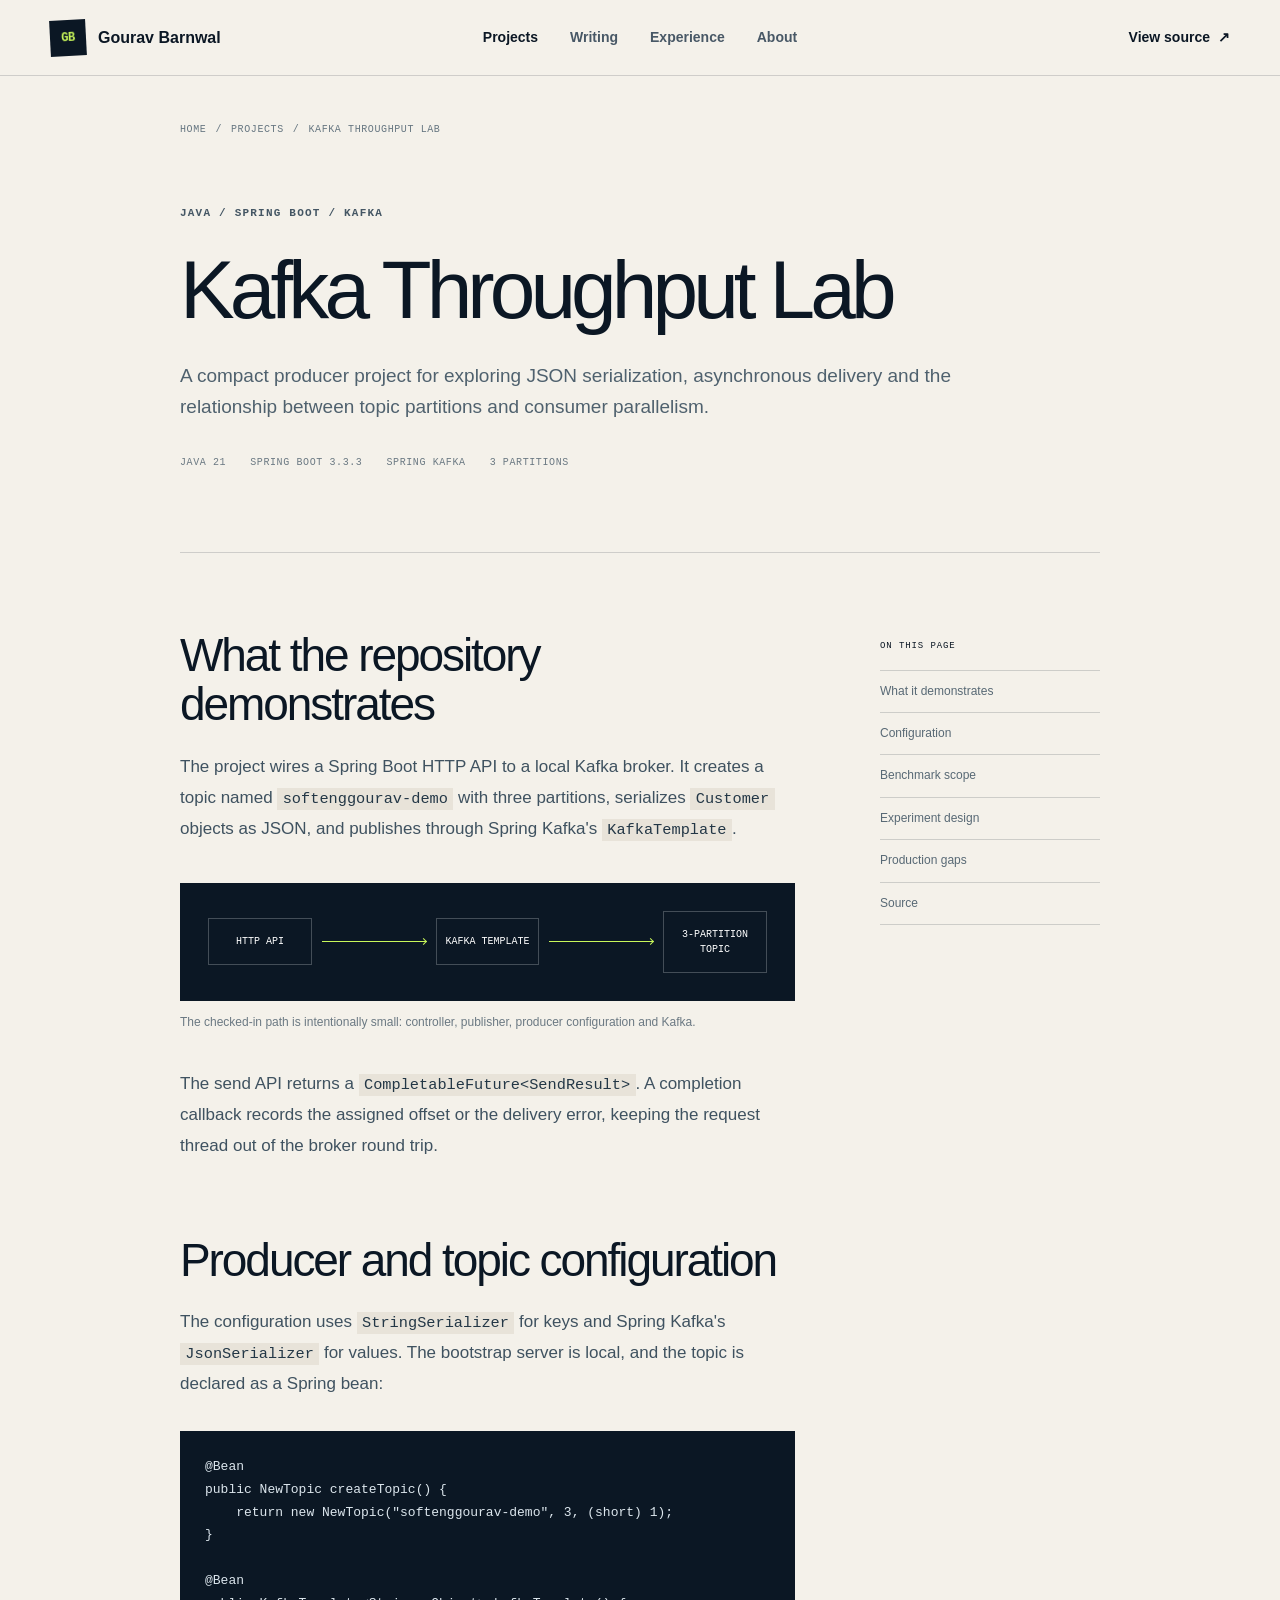
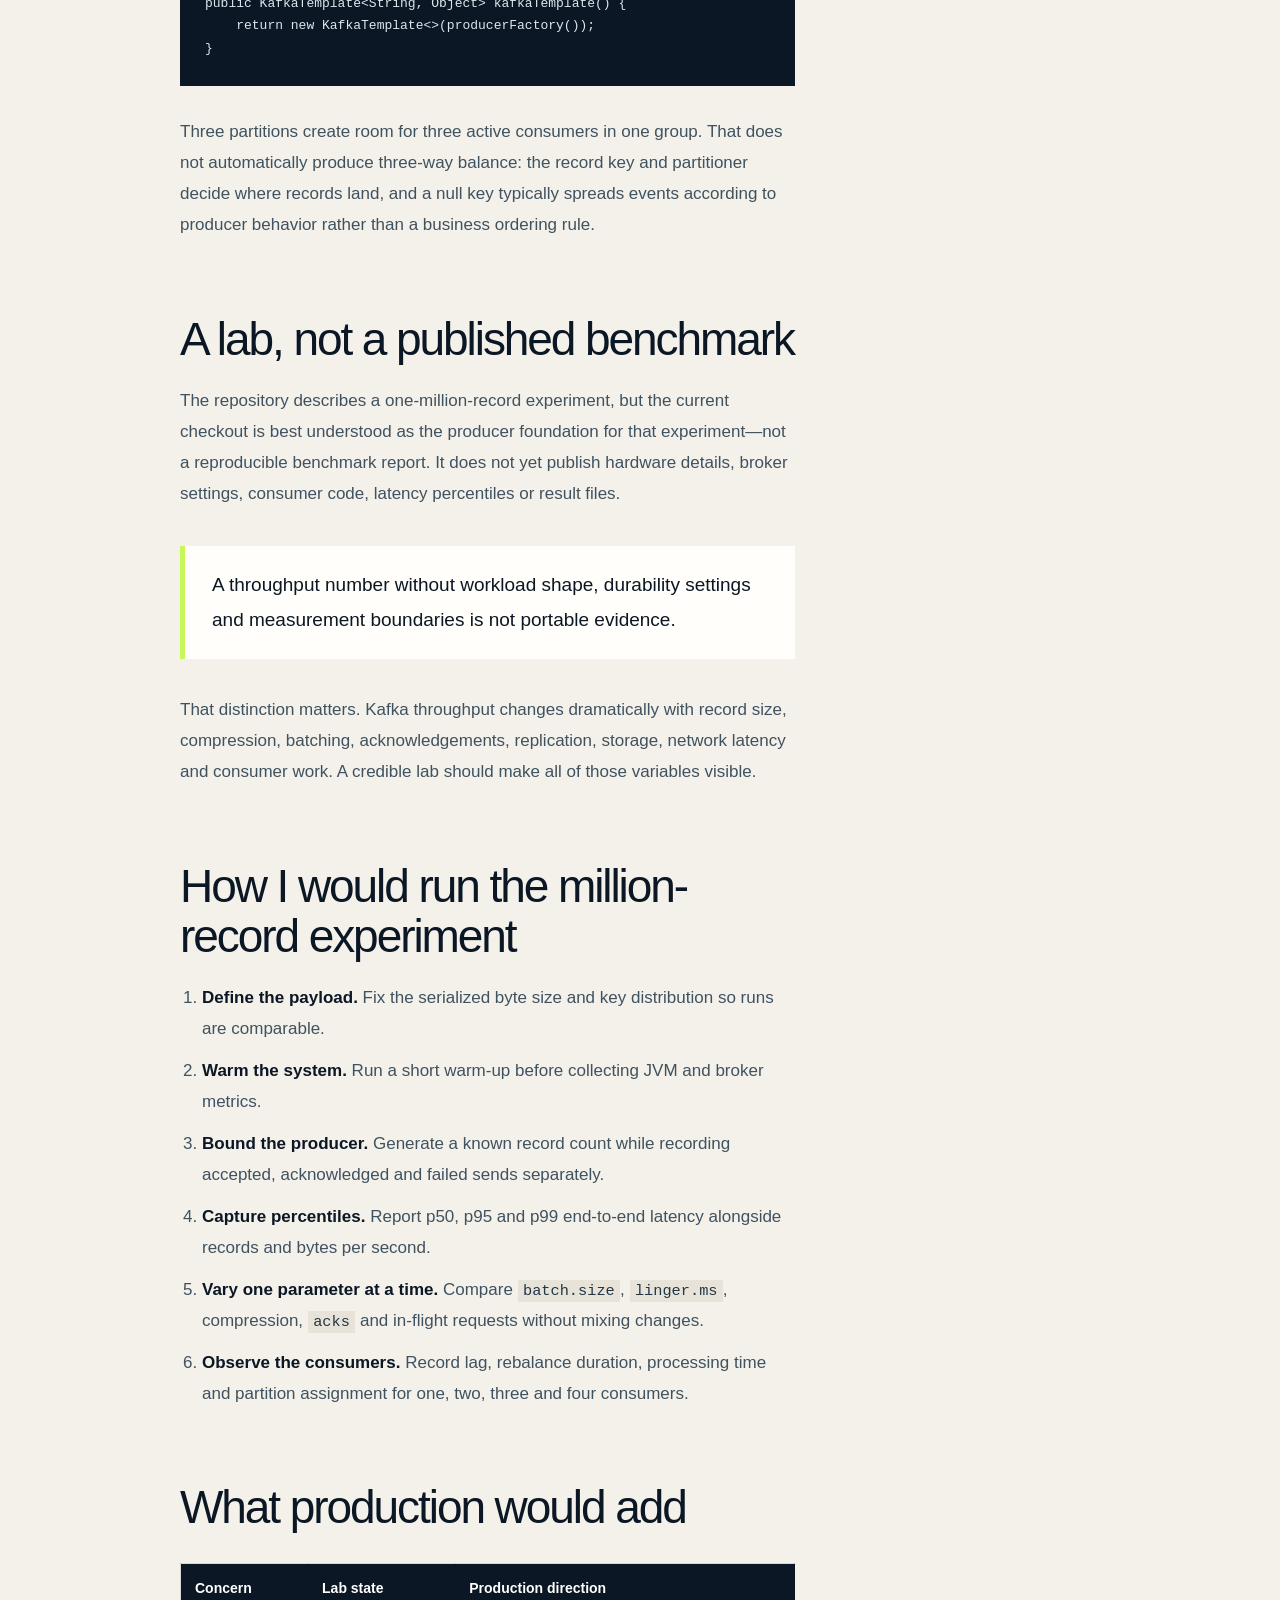
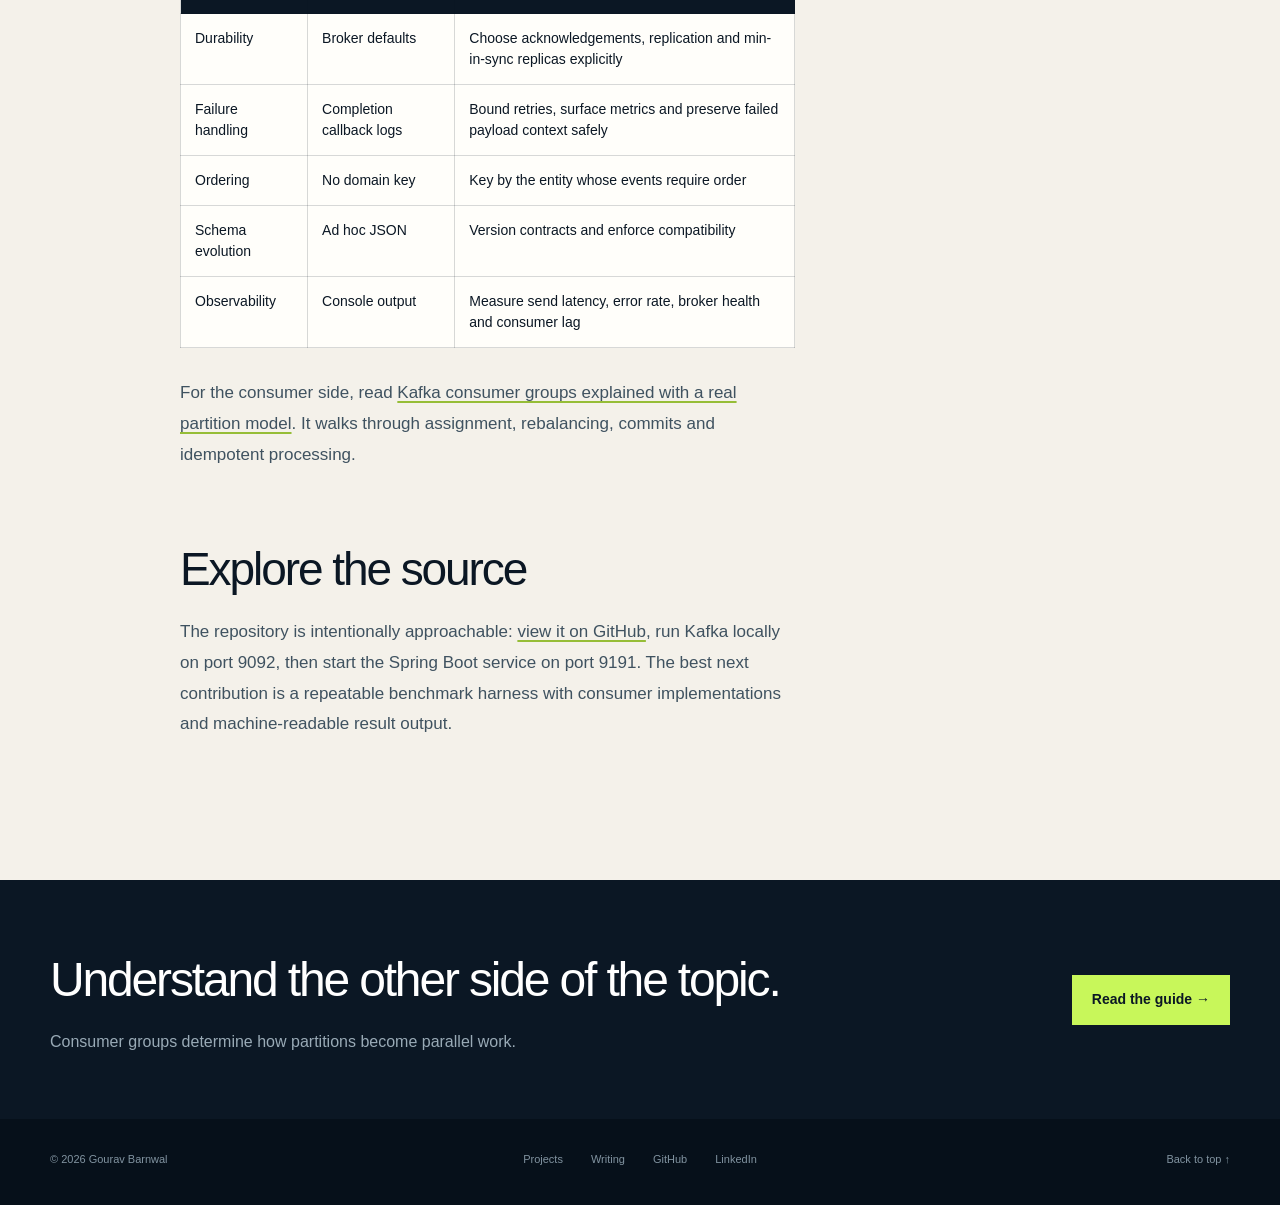
<file: projects/kafka-throughput-lab/index.html>
<!doctype html>
<html lang="en">
  <head>
    <meta charset="utf-8">
    <meta name="viewport" content="width=device-width, initial-scale=1">
    <title>Kafka Throughput Lab — Spring Boot Producer Architecture | Gourav Barnwal</title>
    <meta name="description" content="A code-level tour of Gourav Barnwal's Java 21 and Spring Boot Kafka producer lab: JSON events, partitions, async sends and benchmark design.">
    <link rel="canonical" href="https://gouravbyte.github.io/projects/kafka-throughput-lab/">
    <link rel="icon" href="/assets/avatar.jpg" type="image/jpeg">
    <link rel="stylesheet" href="/assets/styles.css">
    <link rel="stylesheet" href="/assets/content.css">
    <meta property="og:title" content="Kafka Throughput Lab — Spring Boot Producer Architecture">
    <meta property="og:description" content="From HTTP request to partitioned Kafka event, with the benchmark gaps made explicit.">
    <meta property="og:type" content="article">
    <meta property="og:url" content="https://gouravbyte.github.io/projects/kafka-throughput-lab/">
    <meta property="og:image" content="https://gouravbyte.github.io/assets/og.png">
    <meta property="og:image:width" content="1734">
    <meta property="og:image:height" content="907">
    <meta name="twitter:card" content="summary_large_image">
    <script type="application/ld+json">
      {
        "@context": "https://schema.org",
        "@graph": [
          {
            "@type": "SoftwareSourceCode",
            "name": "Kafka Throughput Lab",
            "description": "A Java 21 and Spring Boot project for producing JSON events to a three-partition Kafka topic.",
            "url": "https://gouravbyte.github.io/projects/kafka-throughput-lab/",
            "codeRepository": "https://github.com/gouravbyte/kafka-producer-example",
            "programmingLanguage": "Java",
            "runtimePlatform": "Java 21 and Spring Boot 3.3.3",
            "author": {"@type": "Person", "name": "Gourav Barnwal", "url": "https://gouravbyte.github.io/about/"}
          },
          {
            "@type": "BreadcrumbList",
            "itemListElement": [
              {"@type": "ListItem", "position": 1, "name": "Home", "item": "https://gouravbyte.github.io/"},
              {"@type": "ListItem", "position": 2, "name": "Projects", "item": "https://gouravbyte.github.io/projects/"},
              {"@type": "ListItem", "position": 3, "name": "Kafka Throughput Lab", "item": "https://gouravbyte.github.io/projects/kafka-throughput-lab/"}
            ]
          }
        ]
      }
    </script>
  </head>
  <body class="content-page" id="top">
    <header class="site-header content-header">
      <a class="brand" href="/" aria-label="Gourav Barnwal — home"><span class="brand-mark">GB</span><span class="brand-name">Gourav Barnwal</span></a>
      <nav aria-label="Primary navigation"><a href="/projects/" aria-current="page">Projects</a><a href="/writing/">Writing</a><a href="/#experience">Experience</a><a href="/about/">About</a></nav>
      <a class="header-contact" href="https://github.com/gouravbyte/kafka-producer-example">View source <span aria-hidden="true">↗</span></a>
    </header>
    <main>
      <div class="page-shell">
        <nav class="breadcrumb" aria-label="Breadcrumb"><a href="/">Home</a><span>/</span><a href="/projects/">Projects</a><span>/</span><span>Kafka Throughput Lab</span></nav>
        <header class="page-hero">
          <p class="section-kicker">JAVA / SPRING BOOT / KAFKA</p>
          <h1>Kafka Throughput Lab</h1>
          <p class="page-deck">A compact producer project for exploring JSON serialization, asynchronous delivery and the relationship between topic partitions and consumer parallelism.</p>
          <div class="page-meta"><span>Java 21</span><span>Spring Boot 3.3.3</span><span>Spring Kafka</span><span>3 partitions</span></div>
        </header>
      </div>
      <div class="page-shell content-layout">
        <article class="article-body">
          <h2 id="purpose">What the repository demonstrates</h2>
          <p>The project wires a Spring Boot HTTP API to a local Kafka broker. It creates a topic named <code>softenggourav-demo</code> with three partitions, serializes <code>Customer</code> objects as JSON, and publishes through Spring Kafka's <code>KafkaTemplate</code>.</p>
          <figure><div class="diagram"><span>HTTP API</span><b></b><span>KAFKA TEMPLATE</span><b></b><span>3-PARTITION TOPIC</span></div><figcaption>The checked-in path is intentionally small: controller, publisher, producer configuration and Kafka.</figcaption></figure>
          <p>The send API returns a <code>CompletableFuture&lt;SendResult&gt;</code>. A completion callback records the assigned offset or the delivery error, keeping the request thread out of the broker round trip.</p>

          <h2 id="configuration">Producer and topic configuration</h2>
          <p>The configuration uses <code>StringSerializer</code> for keys and Spring Kafka's <code>JsonSerializer</code> for values. The bootstrap server is local, and the topic is declared as a Spring bean:</p>
          <pre><code>@Bean
public NewTopic createTopic() {
    return new NewTopic("softenggourav-demo", 3, (short) 1);
}

@Bean
public KafkaTemplate&lt;String, Object&gt; kafkaTemplate() {
    return new KafkaTemplate&lt;&gt;(producerFactory());
}</code></pre>
          <p>Three partitions create room for three active consumers in one group. That does not automatically produce three-way balance: the record key and partitioner decide where records land, and a null key typically spreads events according to producer behavior rather than a business ordering rule.</p>

          <h2 id="honest-benchmark">A lab, not a published benchmark</h2>
          <p>The repository describes a one-million-record experiment, but the current checkout is best understood as the producer foundation for that experiment—not a reproducible benchmark report. It does not yet publish hardware details, broker settings, consumer code, latency percentiles or result files.</p>
          <blockquote><p>A throughput number without workload shape, durability settings and measurement boundaries is not portable evidence.</p></blockquote>
          <p>That distinction matters. Kafka throughput changes dramatically with record size, compression, batching, acknowledgements, replication, storage, network latency and consumer work. A credible lab should make all of those variables visible.</p>

          <h2 id="experiment">How I would run the million-record experiment</h2>
          <ol>
            <li><strong>Define the payload.</strong> Fix the serialized byte size and key distribution so runs are comparable.</li>
            <li><strong>Warm the system.</strong> Run a short warm-up before collecting JVM and broker metrics.</li>
            <li><strong>Bound the producer.</strong> Generate a known record count while recording accepted, acknowledged and failed sends separately.</li>
            <li><strong>Capture percentiles.</strong> Report p50, p95 and p99 end-to-end latency alongside records and bytes per second.</li>
            <li><strong>Vary one parameter at a time.</strong> Compare <code>batch.size</code>, <code>linger.ms</code>, compression, <code>acks</code> and in-flight requests without mixing changes.</li>
            <li><strong>Observe the consumers.</strong> Record lag, rebalance duration, processing time and partition assignment for one, two, three and four consumers.</li>
          </ol>

          <h2 id="production">What production would add</h2>
          <table>
            <thead><tr><th>Concern</th><th>Lab state</th><th>Production direction</th></tr></thead>
            <tbody>
              <tr><td>Durability</td><td>Broker defaults</td><td>Choose acknowledgements, replication and min-in-sync replicas explicitly</td></tr>
              <tr><td>Failure handling</td><td>Completion callback logs</td><td>Bound retries, surface metrics and preserve failed payload context safely</td></tr>
              <tr><td>Ordering</td><td>No domain key</td><td>Key by the entity whose events require order</td></tr>
              <tr><td>Schema evolution</td><td>Ad hoc JSON</td><td>Version contracts and enforce compatibility</td></tr>
              <tr><td>Observability</td><td>Console output</td><td>Measure send latency, error rate, broker health and consumer lag</td></tr>
            </tbody>
          </table>
          <p>For the consumer side, read <a href="/writing/kafka-consumer-groups-explained/">Kafka consumer groups explained with a real partition model</a>. It walks through assignment, rebalancing, commits and idempotent processing.</p>

          <h2 id="source">Explore the source</h2>
          <p>The repository is intentionally approachable: <a href="https://github.com/gouravbyte/kafka-producer-example">view it on GitHub</a>, run Kafka locally on port 9092, then start the Spring Boot service on port 9191. The best next contribution is a repeatable benchmark harness with consumer implementations and machine-readable result output.</p>
        </article>
        <aside class="toc" aria-label="On this page"><span>On this page</span><ol><li><a href="#purpose">What it demonstrates</a></li><li><a href="#configuration">Configuration</a></li><li><a href="#honest-benchmark">Benchmark scope</a></li><li><a href="#experiment">Experiment design</a></li><li><a href="#production">Production gaps</a></li><li><a href="#source">Source</a></li></ol></aside>
      </div>
      <section class="content-cta"><div class="page-shell-wide content-cta-grid"><div><h2>Understand the other side of the topic.</h2><p>Consumer groups determine how partitions become parallel work.</p></div><a class="button" href="/writing/kafka-consumer-groups-explained/">Read the guide →</a></div></section>
    </main>
    <footer class="compact-footer"><div class="shell footer-bottom"><p>© 2026 Gourav Barnwal</p><div><a href="/projects/">Projects</a><a href="/writing/">Writing</a><a href="https://github.com/gouravbyte" rel="me">GitHub</a><a href="https://www.linkedin.com/in/gouravbyte/" rel="me">LinkedIn</a></div><a href="#top">Back to top ↑</a></div></footer>
  </body>
</html>
</file>
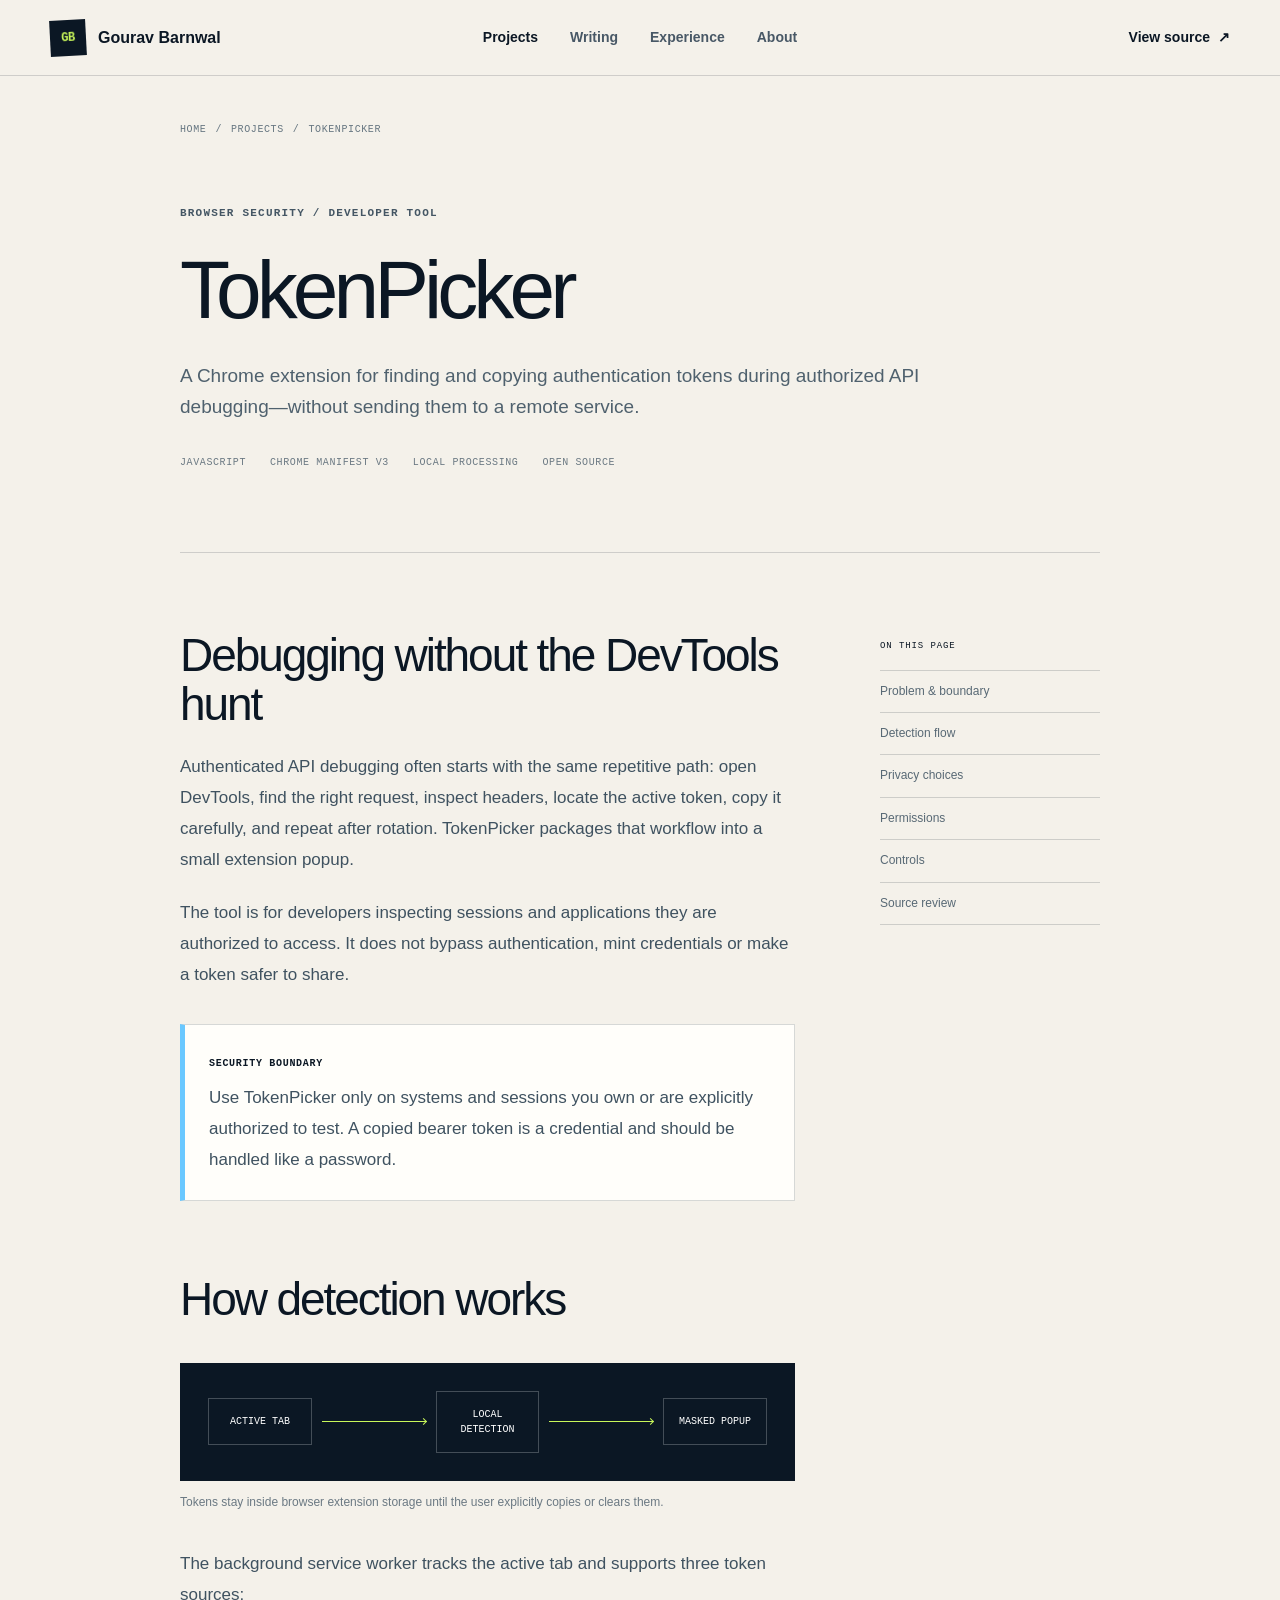
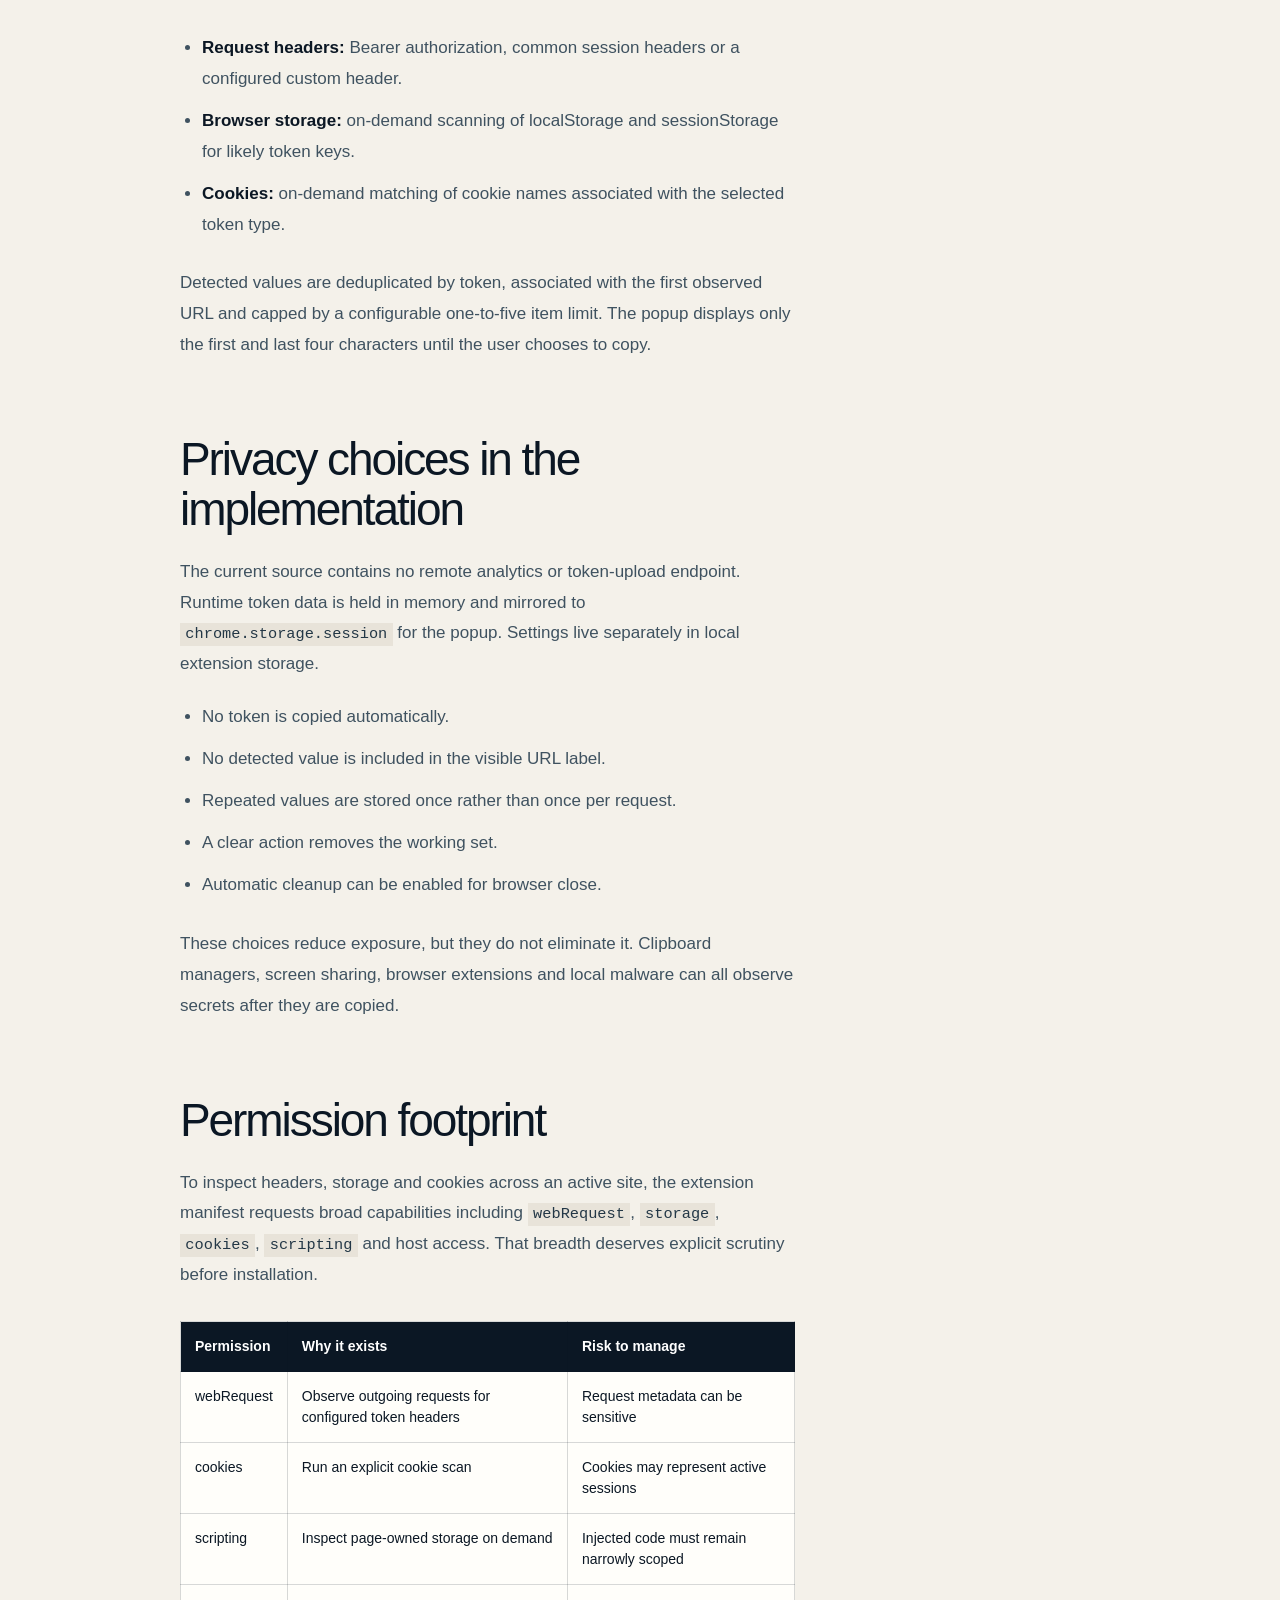
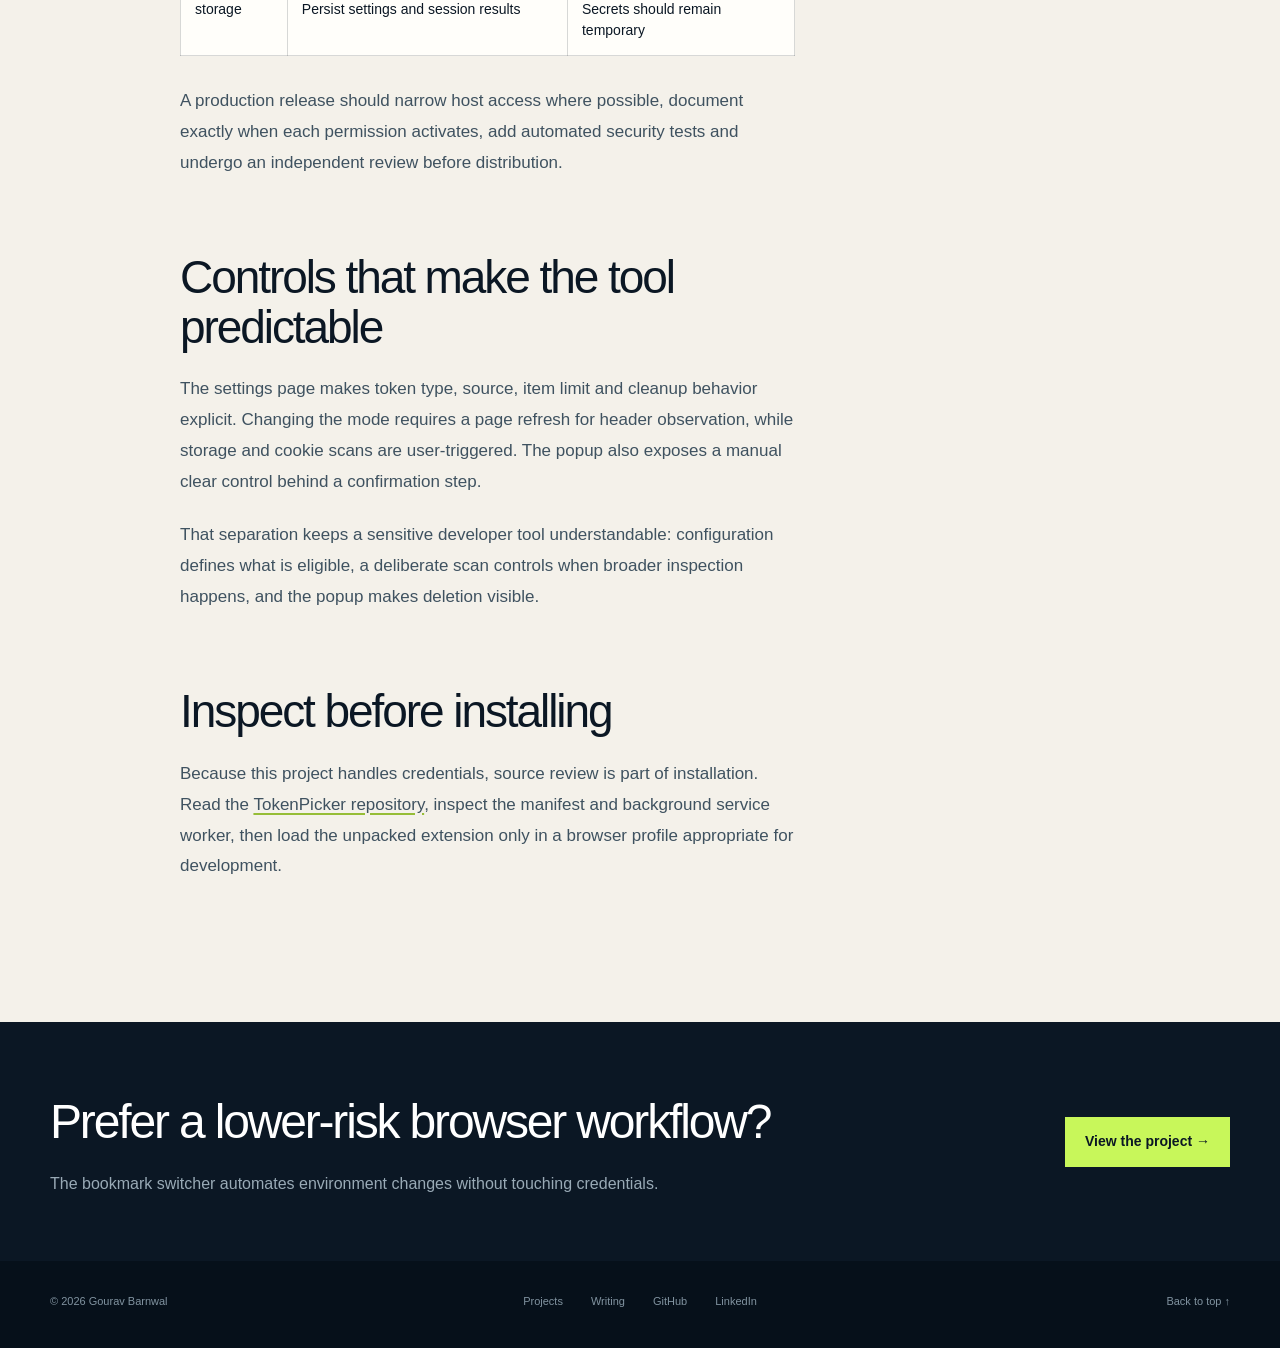
<file: projects/token-picker/index.html>
<!doctype html>
<html lang="en">
  <head>
    <meta charset="utf-8">
    <meta name="viewport" content="width=device-width, initial-scale=1">
    <title>TokenPicker — Privacy-First API Token Inspector | Gourav Barnwal</title>
    <meta name="description" content="Architecture, privacy model and security boundaries of TokenPicker, a Chrome Manifest V3 extension for inspecting API tokens in authorized browser sessions.">
    <link rel="canonical" href="https://gouravbyte.github.io/projects/token-picker/">
    <link rel="icon" href="/assets/avatar.jpg" type="image/jpeg">
    <link rel="stylesheet" href="/assets/styles.css">
    <link rel="stylesheet" href="/assets/content.css">
    <meta property="og:title" content="TokenPicker — Privacy-First API Token Inspector">
    <meta property="og:description" content="A local browser tool for authorized debugging, with explicit security boundaries.">
    <meta property="og:type" content="article">
    <meta property="og:url" content="https://gouravbyte.github.io/projects/token-picker/">
    <meta property="og:image" content="https://gouravbyte.github.io/assets/og.png">
    <meta property="og:image:width" content="1734">
    <meta property="og:image:height" content="907">
    <meta name="twitter:card" content="summary_large_image">
    <script type="application/ld+json">
      {
        "@context": "https://schema.org",
        "@graph": [
          {
            "@type": "SoftwareSourceCode",
            "name": "TokenPicker",
            "description": "A Chrome Manifest V3 extension for inspecting authentication tokens in authorized browser sessions.",
            "url": "https://gouravbyte.github.io/projects/token-picker/",
            "codeRepository": "https://github.com/gouravbyte/TokenPicker",
            "programmingLanguage": "JavaScript",
            "runtimePlatform": "Chrome Manifest V3",
            "author": {"@type": "Person", "name": "Gourav Barnwal", "url": "https://gouravbyte.github.io/about/"}
          },
          {
            "@type": "BreadcrumbList",
            "itemListElement": [
              {"@type": "ListItem", "position": 1, "name": "Home", "item": "https://gouravbyte.github.io/"},
              {"@type": "ListItem", "position": 2, "name": "Projects", "item": "https://gouravbyte.github.io/projects/"},
              {"@type": "ListItem", "position": 3, "name": "TokenPicker", "item": "https://gouravbyte.github.io/projects/token-picker/"}
            ]
          }
        ]
      }
    </script>
  </head>
  <body class="content-page" id="top">
    <header class="site-header content-header">
      <a class="brand" href="/" aria-label="Gourav Barnwal — home"><span class="brand-mark">GB</span><span class="brand-name">Gourav Barnwal</span></a>
      <nav aria-label="Primary navigation"><a href="/projects/" aria-current="page">Projects</a><a href="/writing/">Writing</a><a href="/#experience">Experience</a><a href="/about/">About</a></nav>
      <a class="header-contact" href="https://github.com/gouravbyte/TokenPicker">View source <span aria-hidden="true">↗</span></a>
    </header>
    <main>
      <div class="page-shell">
        <nav class="breadcrumb" aria-label="Breadcrumb"><a href="/">Home</a><span>/</span><a href="/projects/">Projects</a><span>/</span><span>TokenPicker</span></nav>
        <header class="page-hero">
          <p class="section-kicker">BROWSER SECURITY / DEVELOPER TOOL</p>
          <h1>TokenPicker</h1>
          <p class="page-deck">A Chrome extension for finding and copying authentication tokens during authorized API debugging—without sending them to a remote service.</p>
          <div class="page-meta"><span>JavaScript</span><span>Chrome Manifest V3</span><span>Local processing</span><span>Open source</span></div>
        </header>
      </div>
      <div class="page-shell content-layout">
        <article class="article-body">
          <h2 id="problem">Debugging without the DevTools hunt</h2>
          <p>Authenticated API debugging often starts with the same repetitive path: open DevTools, find the right request, inspect headers, locate the active token, copy it carefully, and repeat after rotation. TokenPicker packages that workflow into a small extension popup.</p>
          <p>The tool is for developers inspecting sessions and applications they are authorized to access. It does not bypass authentication, mint credentials or make a token safer to share.</p>
          <div class="callout"><strong>Security boundary</strong><p>Use TokenPicker only on systems and sessions you own or are explicitly authorized to test. A copied bearer token is a credential and should be handled like a password.</p></div>

          <h2 id="flow">How detection works</h2>
          <figure><div class="diagram"><span>ACTIVE TAB</span><b></b><span>LOCAL DETECTION</span><b></b><span>MASKED POPUP</span></div><figcaption>Tokens stay inside browser extension storage until the user explicitly copies or clears them.</figcaption></figure>
          <p>The background service worker tracks the active tab and supports three token sources:</p>
          <ul>
            <li><strong>Request headers:</strong> Bearer authorization, common session headers or a configured custom header.</li>
            <li><strong>Browser storage:</strong> on-demand scanning of localStorage and sessionStorage for likely token keys.</li>
            <li><strong>Cookies:</strong> on-demand matching of cookie names associated with the selected token type.</li>
          </ul>
          <p>Detected values are deduplicated by token, associated with the first observed URL and capped by a configurable one-to-five item limit. The popup displays only the first and last four characters until the user chooses to copy.</p>

          <h2 id="privacy">Privacy choices in the implementation</h2>
          <p>The current source contains no remote analytics or token-upload endpoint. Runtime token data is held in memory and mirrored to <code>chrome.storage.session</code> for the popup. Settings live separately in local extension storage.</p>
          <ul>
            <li>No token is copied automatically.</li>
            <li>No detected value is included in the visible URL label.</li>
            <li>Repeated values are stored once rather than once per request.</li>
            <li>A clear action removes the working set.</li>
            <li>Automatic cleanup can be enabled for browser close.</li>
          </ul>
          <p>These choices reduce exposure, but they do not eliminate it. Clipboard managers, screen sharing, browser extensions and local malware can all observe secrets after they are copied.</p>

          <h2 id="permissions">Permission footprint</h2>
          <p>To inspect headers, storage and cookies across an active site, the extension manifest requests broad capabilities including <code>webRequest</code>, <code>storage</code>, <code>cookies</code>, <code>scripting</code> and host access. That breadth deserves explicit scrutiny before installation.</p>
          <table>
            <thead><tr><th>Permission</th><th>Why it exists</th><th>Risk to manage</th></tr></thead>
            <tbody>
              <tr><td>webRequest</td><td>Observe outgoing requests for configured token headers</td><td>Request metadata can be sensitive</td></tr>
              <tr><td>cookies</td><td>Run an explicit cookie scan</td><td>Cookies may represent active sessions</td></tr>
              <tr><td>scripting</td><td>Inspect page-owned storage on demand</td><td>Injected code must remain narrowly scoped</td></tr>
              <tr><td>storage</td><td>Persist settings and session results</td><td>Secrets should remain temporary</td></tr>
            </tbody>
          </table>
          <p>A production release should narrow host access where possible, document exactly when each permission activates, add automated security tests and undergo an independent review before distribution.</p>

          <h2 id="settings">Controls that make the tool predictable</h2>
          <p>The settings page makes token type, source, item limit and cleanup behavior explicit. Changing the mode requires a page refresh for header observation, while storage and cookie scans are user-triggered. The popup also exposes a manual clear control behind a confirmation step.</p>
          <p>That separation keeps a sensitive developer tool understandable: configuration defines what is eligible, a deliberate scan controls when broader inspection happens, and the popup makes deletion visible.</p>

          <h2 id="source">Inspect before installing</h2>
          <p>Because this project handles credentials, source review is part of installation. Read the <a href="https://github.com/gouravbyte/TokenPicker">TokenPicker repository</a>, inspect the manifest and background service worker, then load the unpacked extension only in a browser profile appropriate for development.</p>
        </article>
        <aside class="toc" aria-label="On this page"><span>On this page</span><ol><li><a href="#problem">Problem &amp; boundary</a></li><li><a href="#flow">Detection flow</a></li><li><a href="#privacy">Privacy choices</a></li><li><a href="#permissions">Permissions</a></li><li><a href="#settings">Controls</a></li><li><a href="#source">Source review</a></li></ol></aside>
      </div>
      <section class="content-cta"><div class="page-shell-wide content-cta-grid"><div><h2>Prefer a lower-risk browser workflow?</h2><p>The bookmark switcher automates environment changes without touching credentials.</p></div><a class="button" href="/projects/bookmark-environment-switcher/">View the project →</a></div></section>
    </main>
    <footer class="compact-footer"><div class="shell footer-bottom"><p>© 2026 Gourav Barnwal</p><div><a href="/projects/">Projects</a><a href="/writing/">Writing</a><a href="https://github.com/gouravbyte" rel="me">GitHub</a><a href="https://www.linkedin.com/in/gouravbyte/" rel="me">LinkedIn</a></div><a href="#top">Back to top ↑</a></div></footer>
  </body>
</html>
</file>
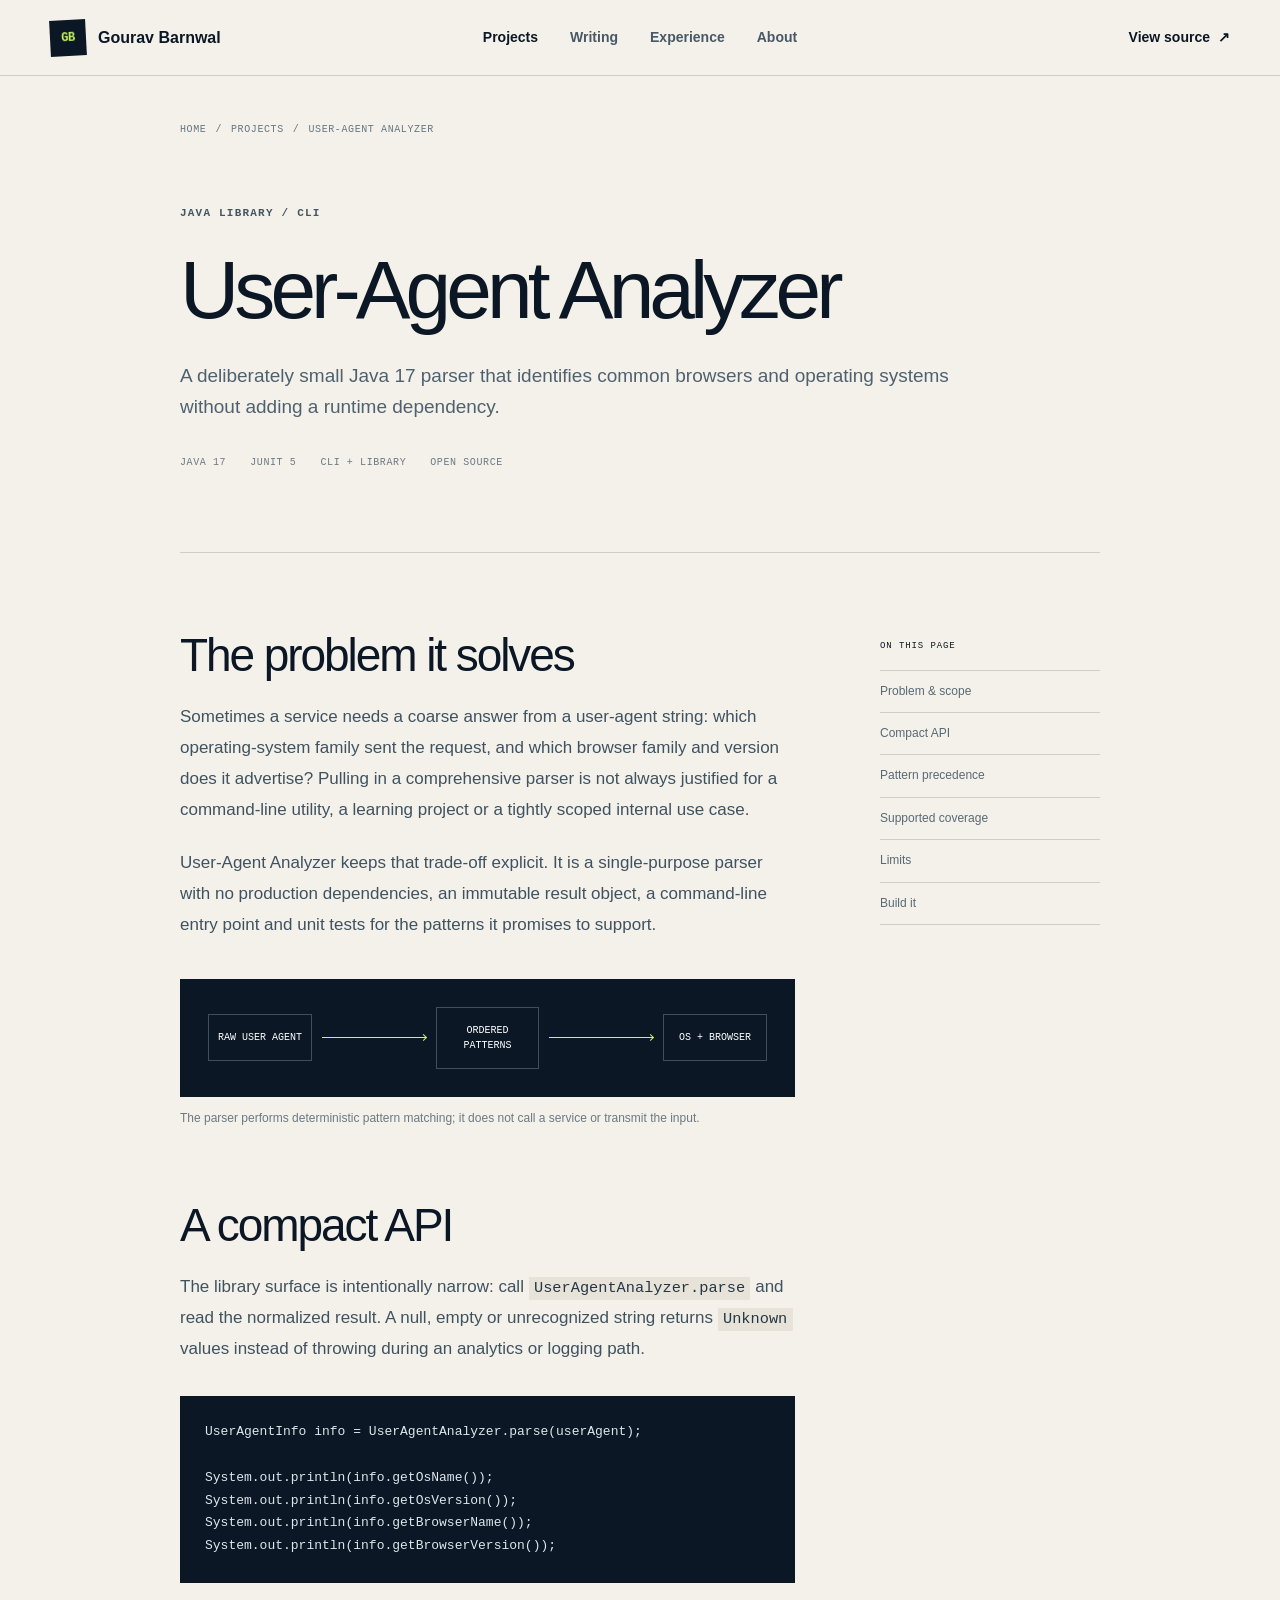
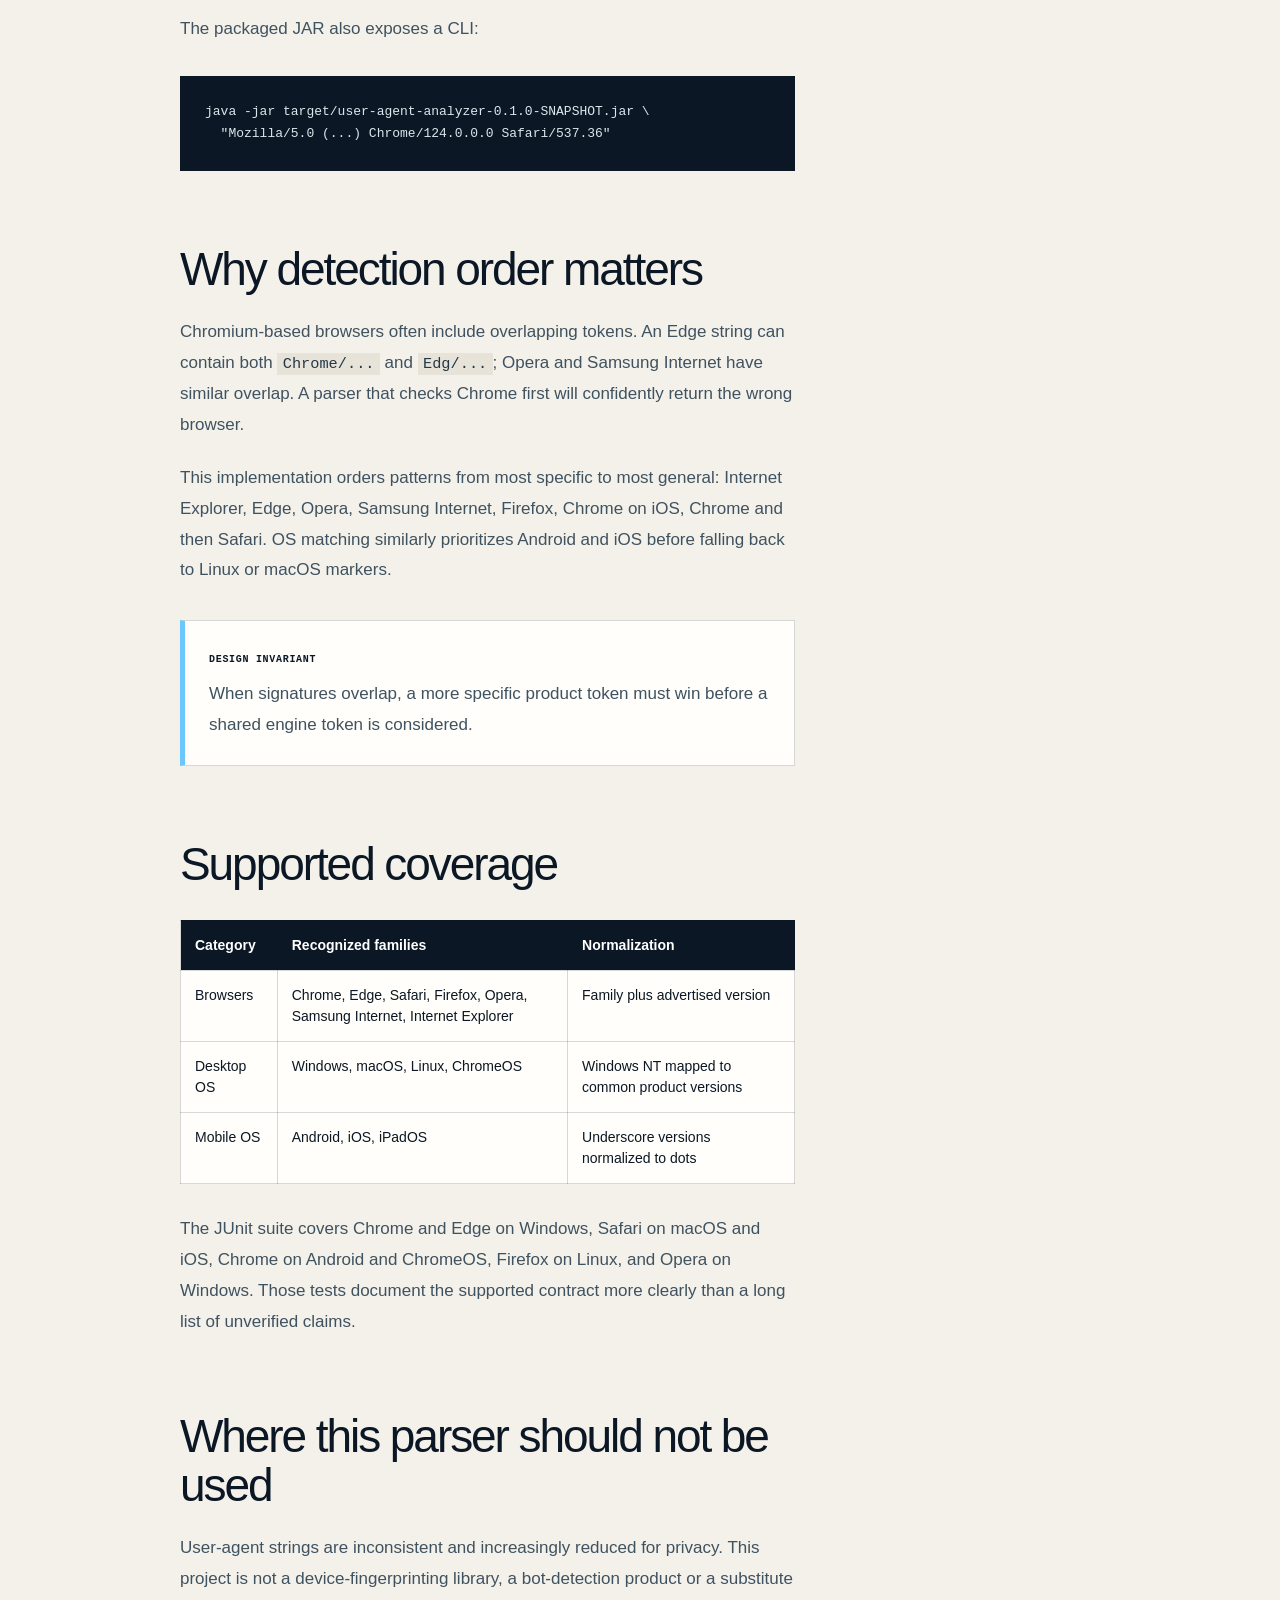
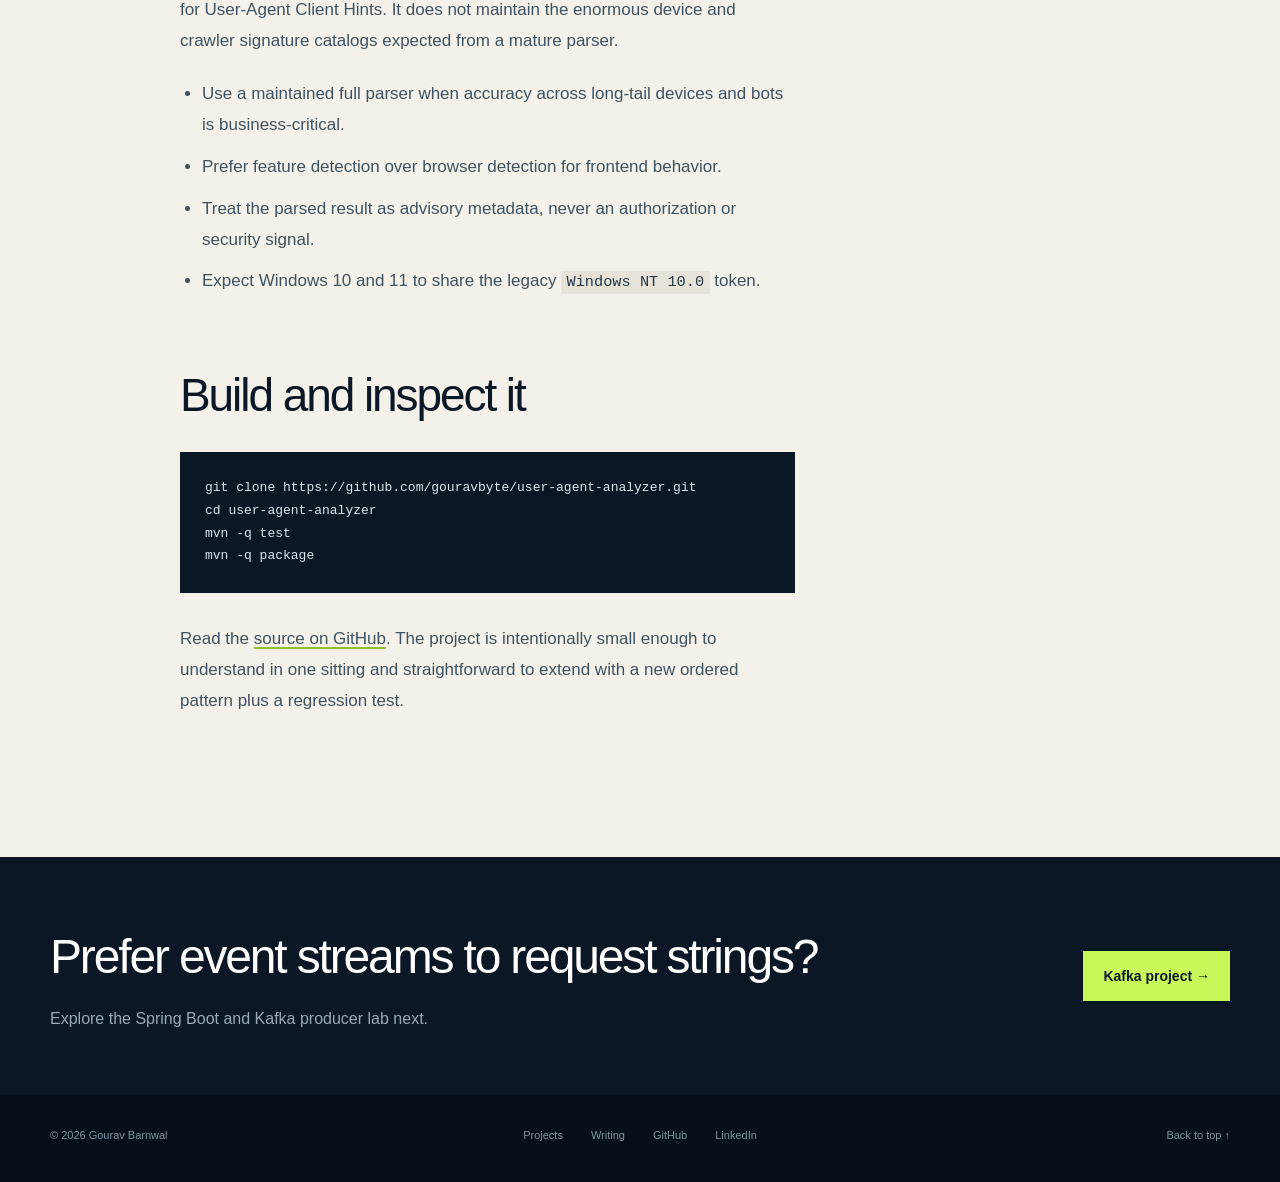
<file: projects/user-agent-analyzer/index.html>
<!doctype html>
<html lang="en">
  <head>
    <meta charset="utf-8">
    <meta name="viewport" content="width=device-width, initial-scale=1">
    <title>User-Agent Analyzer — Dependency-Free Java 17 Parser | Gourav Barnwal</title>
    <meta name="description" content="Architecture and usage of Gourav Barnwal's dependency-free Java 17 user-agent parser for Chrome, Edge, Safari, Firefox and common operating systems.">
    <link rel="canonical" href="https://gouravbyte.github.io/projects/user-agent-analyzer/">
    <link rel="icon" href="/assets/avatar.jpg" type="image/jpeg">
    <link rel="stylesheet" href="/assets/styles.css">
    <link rel="stylesheet" href="/assets/content.css">
    <meta property="og:title" content="User-Agent Analyzer — Dependency-Free Java 17 Parser">
    <meta property="og:description" content="A pragmatic parser, a deliberately small API and the limits of user-agent detection.">
    <meta property="og:type" content="article">
    <meta property="og:url" content="https://gouravbyte.github.io/projects/user-agent-analyzer/">
    <meta property="og:image" content="https://gouravbyte.github.io/assets/og.png">
    <meta property="og:image:width" content="1734">
    <meta property="og:image:height" content="907">
    <meta name="twitter:card" content="summary_large_image">
    <script type="application/ld+json">
      {
        "@context": "https://schema.org",
        "@graph": [
          {
            "@type": "SoftwareSourceCode",
            "name": "User-Agent Analyzer",
            "description": "A lightweight, dependency-free Java 17 user-agent parser for common operating systems and browsers.",
            "url": "https://gouravbyte.github.io/projects/user-agent-analyzer/",
            "codeRepository": "https://github.com/gouravbyte/user-agent-analyzer",
            "programmingLanguage": "Java",
            "runtimePlatform": "Java 17",
            "license": "https://github.com/gouravbyte/user-agent-analyzer/blob/main/LICENSE",
            "author": {"@type": "Person", "name": "Gourav Barnwal", "url": "https://gouravbyte.github.io/about/"}
          },
          {
            "@type": "BreadcrumbList",
            "itemListElement": [
              {"@type": "ListItem", "position": 1, "name": "Home", "item": "https://gouravbyte.github.io/"},
              {"@type": "ListItem", "position": 2, "name": "Projects", "item": "https://gouravbyte.github.io/projects/"},
              {"@type": "ListItem", "position": 3, "name": "User-Agent Analyzer", "item": "https://gouravbyte.github.io/projects/user-agent-analyzer/"}
            ]
          }
        ]
      }
    </script>
  </head>
  <body class="content-page" id="top">
    <header class="site-header content-header">
      <a class="brand" href="/" aria-label="Gourav Barnwal — home"><span class="brand-mark">GB</span><span class="brand-name">Gourav Barnwal</span></a>
      <nav aria-label="Primary navigation"><a href="/projects/" aria-current="page">Projects</a><a href="/writing/">Writing</a><a href="/#experience">Experience</a><a href="/about/">About</a></nav>
      <a class="header-contact" href="https://github.com/gouravbyte/user-agent-analyzer">View source <span aria-hidden="true">↗</span></a>
    </header>
    <main>
      <div class="page-shell">
        <nav class="breadcrumb" aria-label="Breadcrumb"><a href="/">Home</a><span>/</span><a href="/projects/">Projects</a><span>/</span><span>User-Agent Analyzer</span></nav>
        <header class="page-hero">
          <p class="section-kicker">JAVA LIBRARY / CLI</p>
          <h1>User-Agent Analyzer</h1>
          <p class="page-deck">A deliberately small Java 17 parser that identifies common browsers and operating systems without adding a runtime dependency.</p>
          <div class="page-meta"><span>Java 17</span><span>JUnit 5</span><span>CLI + library</span><span>Open source</span></div>
        </header>
      </div>
      <div class="page-shell content-layout">
        <article class="article-body">
          <h2 id="problem">The problem it solves</h2>
          <p>Sometimes a service needs a coarse answer from a user-agent string: which operating-system family sent the request, and which browser family and version does it advertise? Pulling in a comprehensive parser is not always justified for a command-line utility, a learning project or a tightly scoped internal use case.</p>
          <p>User-Agent Analyzer keeps that trade-off explicit. It is a single-purpose parser with no production dependencies, an immutable result object, a command-line entry point and unit tests for the patterns it promises to support.</p>
          <figure><div class="diagram"><span>RAW USER AGENT</span><b></b><span>ORDERED PATTERNS</span><b></b><span>OS + BROWSER</span></div><figcaption>The parser performs deterministic pattern matching; it does not call a service or transmit the input.</figcaption></figure>

          <h2 id="api">A compact API</h2>
          <p>The library surface is intentionally narrow: call <code>UserAgentAnalyzer.parse</code> and read the normalized result. A null, empty or unrecognized string returns <code>Unknown</code> values instead of throwing during an analytics or logging path.</p>
          <pre><code>UserAgentInfo info = UserAgentAnalyzer.parse(userAgent);

System.out.println(info.getOsName());
System.out.println(info.getOsVersion());
System.out.println(info.getBrowserName());
System.out.println(info.getBrowserVersion());</code></pre>
          <p>The packaged JAR also exposes a CLI:</p>
          <pre><code>java -jar target/user-agent-analyzer-0.1.0-SNAPSHOT.jar \
  "Mozilla/5.0 (...) Chrome/124.0.0.0 Safari/537.36"</code></pre>

          <h2 id="precedence">Why detection order matters</h2>
          <p>Chromium-based browsers often include overlapping tokens. An Edge string can contain both <code>Chrome/...</code> and <code>Edg/...</code>; Opera and Samsung Internet have similar overlap. A parser that checks Chrome first will confidently return the wrong browser.</p>
          <p>This implementation orders patterns from most specific to most general: Internet Explorer, Edge, Opera, Samsung Internet, Firefox, Chrome on iOS, Chrome and then Safari. OS matching similarly prioritizes Android and iOS before falling back to Linux or macOS markers.</p>
          <div class="callout"><strong>Design invariant</strong><p>When signatures overlap, a more specific product token must win before a shared engine token is considered.</p></div>

          <h2 id="coverage">Supported coverage</h2>
          <table>
            <thead><tr><th>Category</th><th>Recognized families</th><th>Normalization</th></tr></thead>
            <tbody>
              <tr><td>Browsers</td><td>Chrome, Edge, Safari, Firefox, Opera, Samsung Internet, Internet Explorer</td><td>Family plus advertised version</td></tr>
              <tr><td>Desktop OS</td><td>Windows, macOS, Linux, ChromeOS</td><td>Windows NT mapped to common product versions</td></tr>
              <tr><td>Mobile OS</td><td>Android, iOS, iPadOS</td><td>Underscore versions normalized to dots</td></tr>
            </tbody>
          </table>
          <p>The JUnit suite covers Chrome and Edge on Windows, Safari on macOS and iOS, Chrome on Android and ChromeOS, Firefox on Linux, and Opera on Windows. Those tests document the supported contract more clearly than a long list of unverified claims.</p>

          <h2 id="limits">Where this parser should not be used</h2>
          <p>User-agent strings are inconsistent and increasingly reduced for privacy. This project is not a device-fingerprinting library, a bot-detection product or a substitute for User-Agent Client Hints. It does not maintain the enormous device and crawler signature catalogs expected from a mature parser.</p>
          <ul>
            <li>Use a maintained full parser when accuracy across long-tail devices and bots is business-critical.</li>
            <li>Prefer feature detection over browser detection for frontend behavior.</li>
            <li>Treat the parsed result as advisory metadata, never an authorization or security signal.</li>
            <li>Expect Windows 10 and 11 to share the legacy <code>Windows NT 10.0</code> token.</li>
          </ul>

          <h2 id="run">Build and inspect it</h2>
          <pre><code>git clone https://github.com/gouravbyte/user-agent-analyzer.git
cd user-agent-analyzer
mvn -q test
mvn -q package</code></pre>
          <p>Read the <a href="https://github.com/gouravbyte/user-agent-analyzer">source on GitHub</a>. The project is intentionally small enough to understand in one sitting and straightforward to extend with a new ordered pattern plus a regression test.</p>
        </article>
        <aside class="toc" aria-label="On this page"><span>On this page</span><ol><li><a href="#problem">Problem &amp; scope</a></li><li><a href="#api">Compact API</a></li><li><a href="#precedence">Pattern precedence</a></li><li><a href="#coverage">Supported coverage</a></li><li><a href="#limits">Limits</a></li><li><a href="#run">Build it</a></li></ol></aside>
      </div>
      <section class="content-cta"><div class="page-shell-wide content-cta-grid"><div><h2>Prefer event streams to request strings?</h2><p>Explore the Spring Boot and Kafka producer lab next.</p></div><a class="button" href="/projects/kafka-throughput-lab/">Kafka project →</a></div></section>
    </main>
    <footer class="compact-footer"><div class="shell footer-bottom"><p>© 2026 Gourav Barnwal</p><div><a href="/projects/">Projects</a><a href="/writing/">Writing</a><a href="https://github.com/gouravbyte" rel="me">GitHub</a><a href="https://www.linkedin.com/in/gouravbyte/" rel="me">LinkedIn</a></div><a href="#top">Back to top ↑</a></div></footer>
  </body>
</html>
</file>
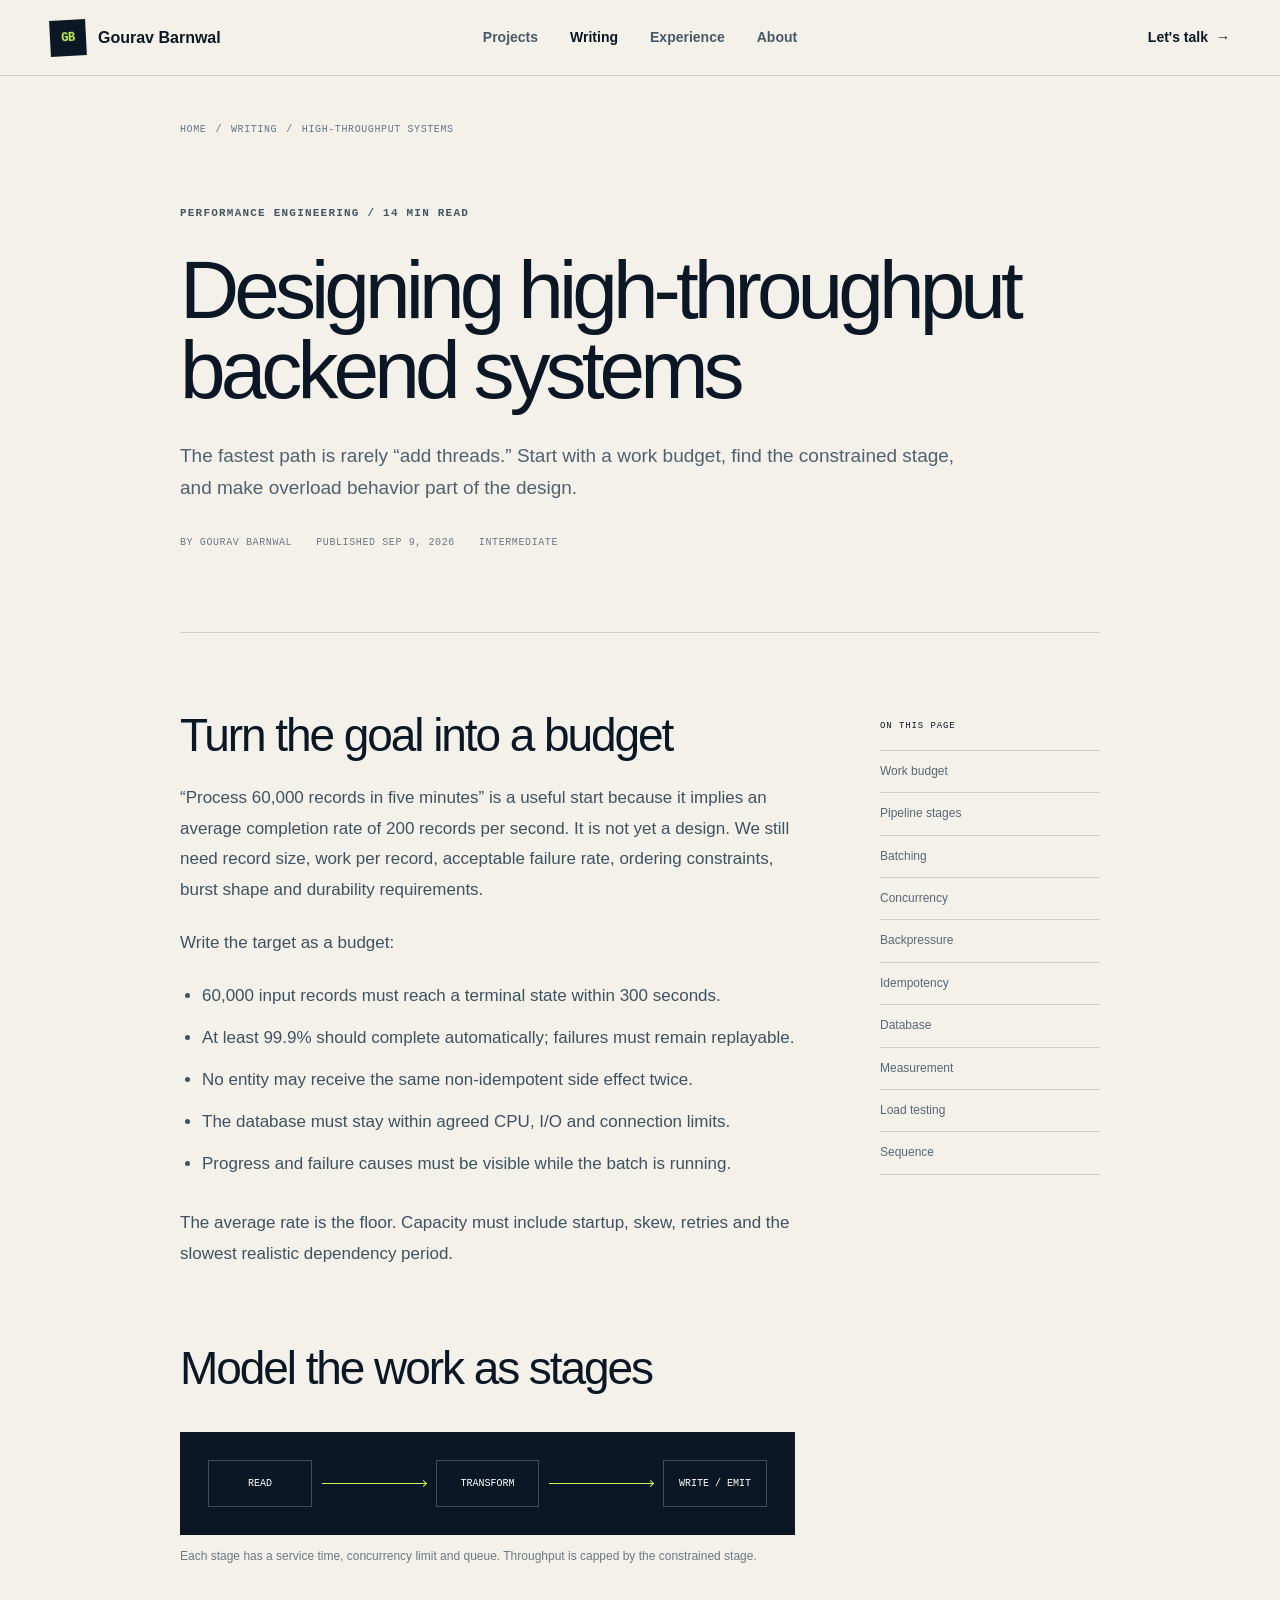
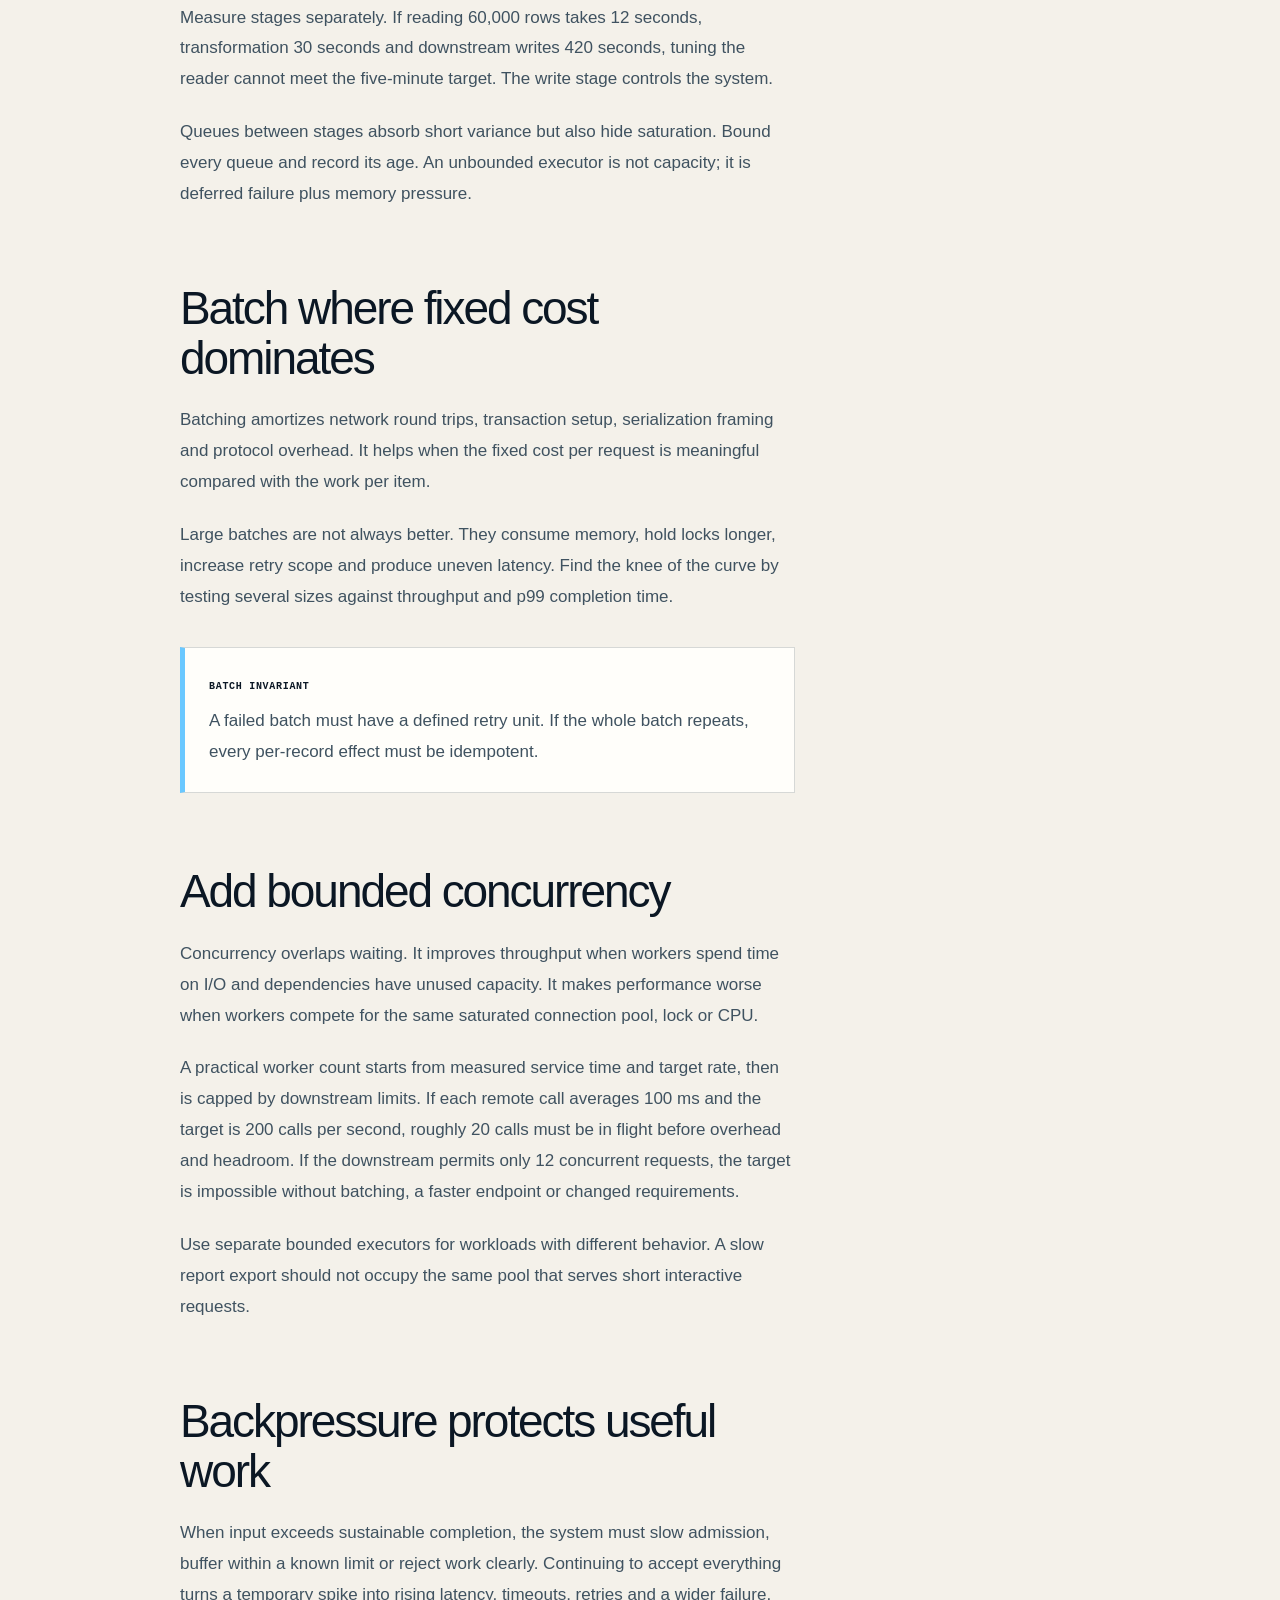
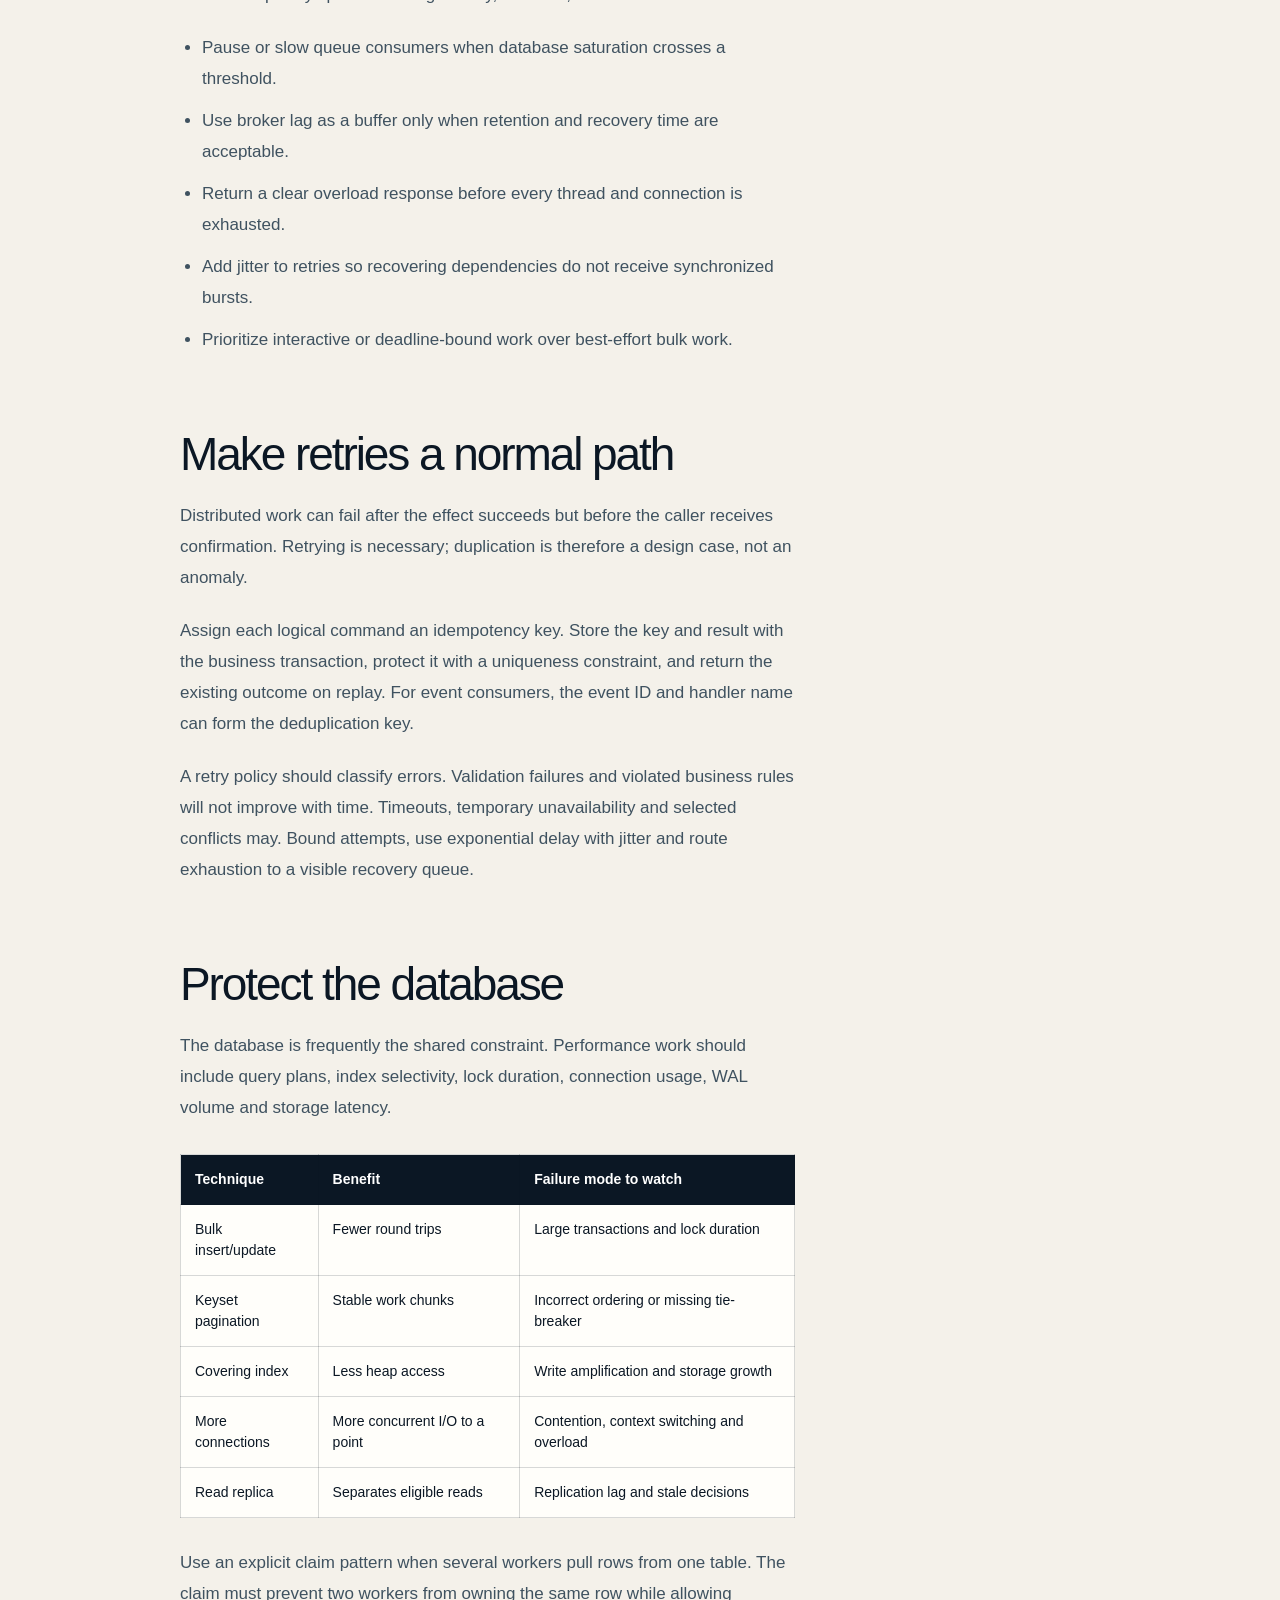
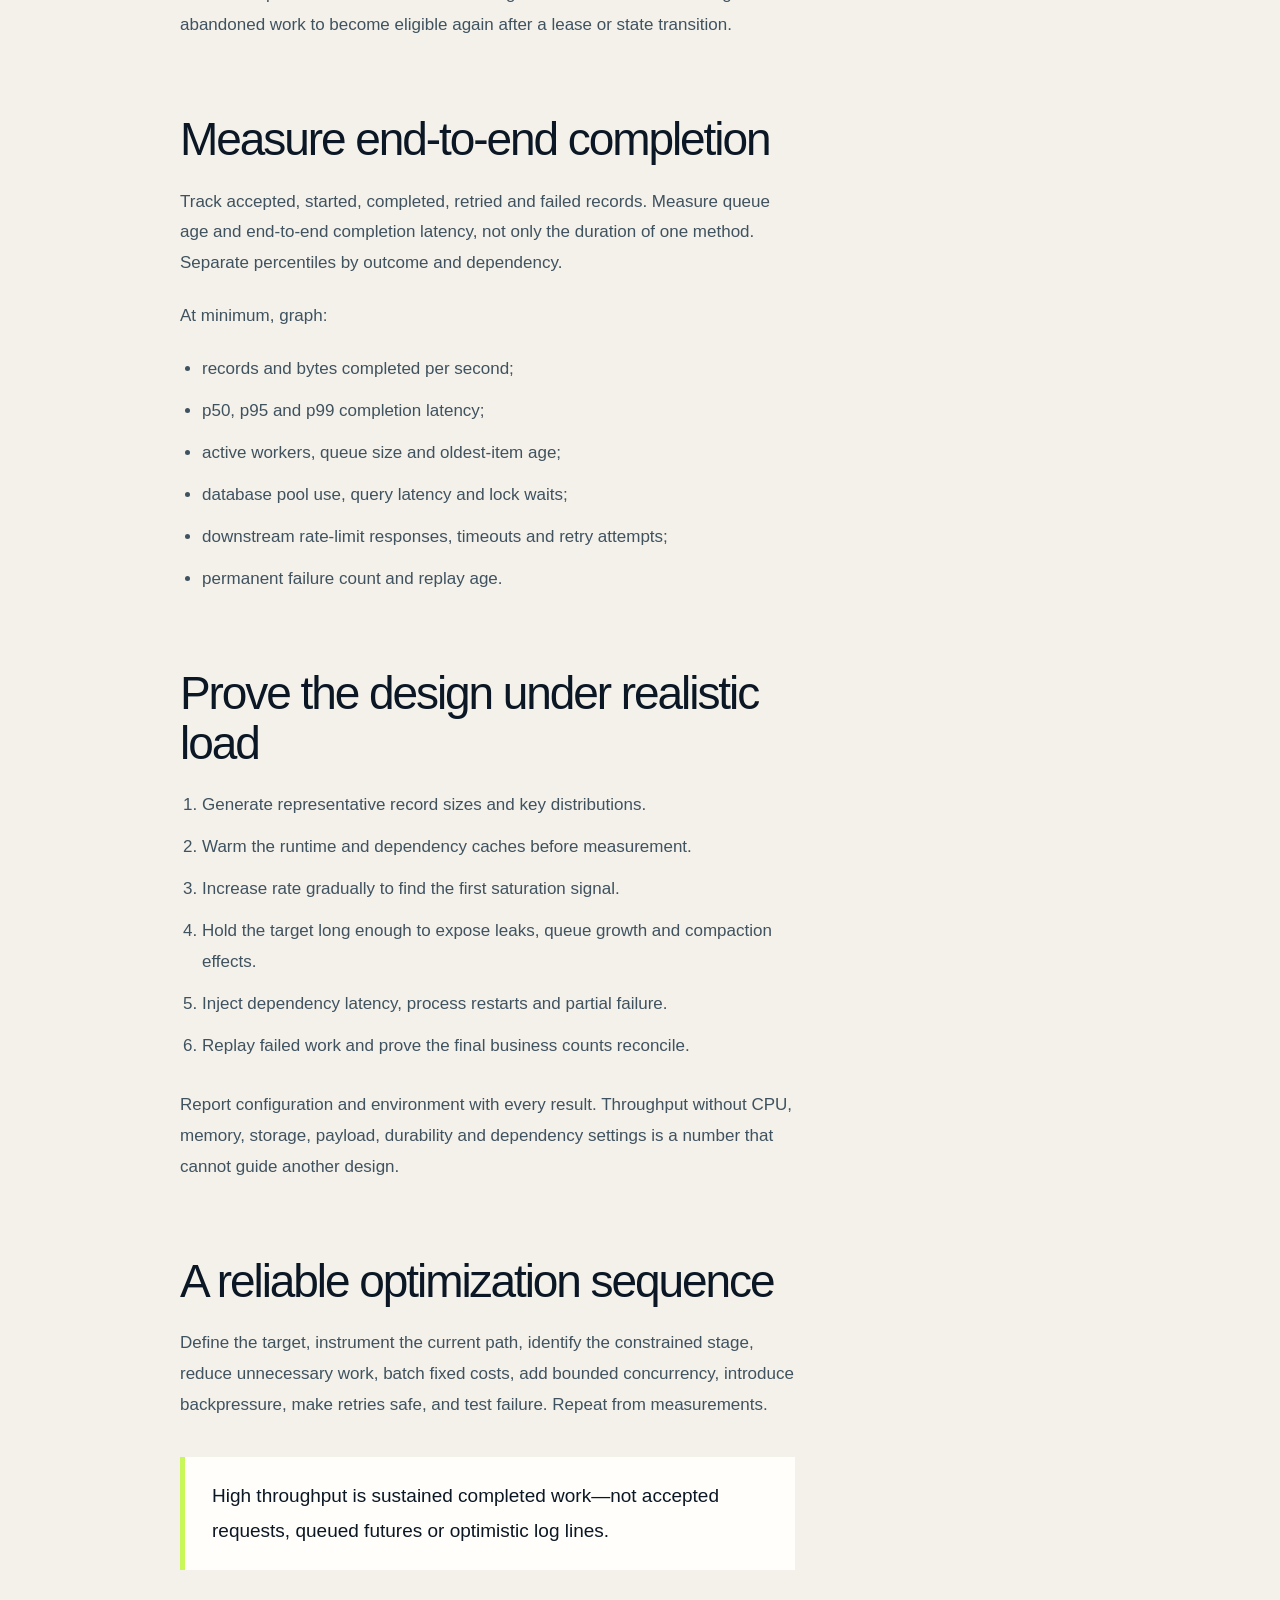
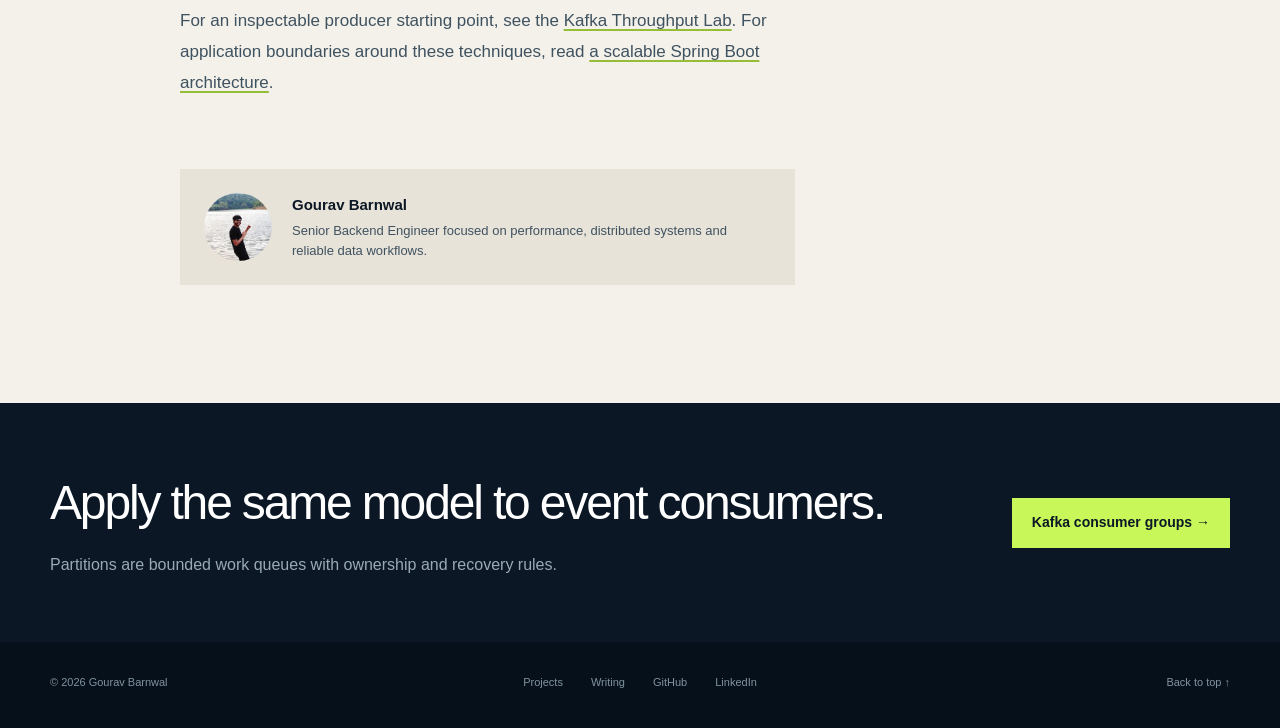
<file: writing/designing-high-throughput-backend-systems/index.html>
<!doctype html>
<html lang="en">
  <head>
    <meta charset="utf-8">
    <meta name="viewport" content="width=device-width, initial-scale=1">
    <title>Designing High-Throughput Backend Systems | Gourav Barnwal</title>
    <meta name="description" content="A measurement-first guide to high-throughput backend design: budgets, batching, concurrency, backpressure, idempotency, databases and load testing.">
    <link rel="canonical" href="https://gouravbyte.github.io/writing/designing-high-throughput-backend-systems/">
    <link rel="icon" href="/assets/avatar.jpg" type="image/jpeg">
    <link rel="stylesheet" href="/assets/styles.css">
    <link rel="stylesheet" href="/assets/content.css">
    <meta property="og:title" content="Designing High-Throughput Backend Systems">
    <meta property="og:description" content="A measurement-first playbook for batching, concurrency, backpressure, databases and safe retries.">
    <meta property="og:type" content="article">
    <meta property="og:url" content="https://gouravbyte.github.io/writing/designing-high-throughput-backend-systems/">
    <meta property="og:image" content="https://gouravbyte.github.io/assets/og.png">
    <meta property="og:image:width" content="1734">
    <meta property="og:image:height" content="907">
    <meta name="twitter:card" content="summary_large_image">
    <script type="application/ld+json">
      {
        "@context": "https://schema.org",
        "@graph": [
          {
            "@type": "TechArticle",
            "headline": "Designing High-Throughput Backend Systems",
            "description": "A measurement-first guide to batching, concurrency, backpressure, idempotency and database throughput.",
            "url": "https://gouravbyte.github.io/writing/designing-high-throughput-backend-systems/",
            "datePublished": "2026-09-09T09:42:14+05:30",
            "dateModified": "2026-09-09T09:42:14+05:30",
            "author": {"@type": "Person", "name": "Gourav Barnwal", "url": "https://gouravbyte.github.io/about/"},
            "about": ["Backend engineering", "Performance", "Scalability", "Java"],
            "proficiencyLevel": "Intermediate"
          },
          {
            "@type": "BreadcrumbList",
            "itemListElement": [
              {"@type": "ListItem", "position": 1, "name": "Home", "item": "https://gouravbyte.github.io/"},
              {"@type": "ListItem", "position": 2, "name": "Writing", "item": "https://gouravbyte.github.io/writing/"},
              {"@type": "ListItem", "position": 3, "name": "High-Throughput Backend Systems", "item": "https://gouravbyte.github.io/writing/designing-high-throughput-backend-systems/"}
            ]
          }
        ]
      }
    </script>
  </head>
  <body class="content-page" id="top">
    <header class="site-header content-header">
      <a class="brand" href="/" aria-label="Gourav Barnwal — home"><span class="brand-mark">GB</span><span class="brand-name">Gourav Barnwal</span></a>
      <nav aria-label="Primary navigation"><a href="/projects/">Projects</a><a href="/writing/" aria-current="page">Writing</a><a href="/#experience">Experience</a><a href="/about/">About</a></nav>
      <a class="header-contact" href="mailto:gourav.byte@gmail.com">Let's talk <span aria-hidden="true">→</span></a>
    </header>
    <main>
      <div class="page-shell">
        <nav class="breadcrumb" aria-label="Breadcrumb"><a href="/">Home</a><span>/</span><a href="/writing/">Writing</a><span>/</span><span>High-throughput systems</span></nav>
        <article><header class="page-hero"><p class="section-kicker">PERFORMANCE ENGINEERING / 14 MIN READ</p><h1>Designing high-throughput backend systems</h1><p class="page-deck">The fastest path is rarely “add threads.” Start with a work budget, find the constrained stage, and make overload behavior part of the design.</p><div class="page-meta"><span>By Gourav Barnwal</span><span>Published Sep 9, 2026</span><span>Intermediate</span></div></header></article>
      </div>
      <div class="page-shell content-layout">
        <article class="article-body">
          <h2 id="target">Turn the goal into a budget</h2>
          <p>“Process 60,000 records in five minutes” is a useful start because it implies an average completion rate of 200 records per second. It is not yet a design. We still need record size, work per record, acceptable failure rate, ordering constraints, burst shape and durability requirements.</p>
          <p>Write the target as a budget:</p>
          <ul>
            <li>60,000 input records must reach a terminal state within 300 seconds.</li>
            <li>At least 99.9% should complete automatically; failures must remain replayable.</li>
            <li>No entity may receive the same non-idempotent side effect twice.</li>
            <li>The database must stay within agreed CPU, I/O and connection limits.</li>
            <li>Progress and failure causes must be visible while the batch is running.</li>
          </ul>
          <p>The average rate is the floor. Capacity must include startup, skew, retries and the slowest realistic dependency period.</p>

          <h2 id="pipeline">Model the work as stages</h2>
          <figure><div class="diagram"><span>READ</span><b></b><span>TRANSFORM</span><b></b><span>WRITE / EMIT</span></div><figcaption>Each stage has a service time, concurrency limit and queue. Throughput is capped by the constrained stage.</figcaption></figure>
          <p>Measure stages separately. If reading 60,000 rows takes 12 seconds, transformation 30 seconds and downstream writes 420 seconds, tuning the reader cannot meet the five-minute target. The write stage controls the system.</p>
          <p>Queues between stages absorb short variance but also hide saturation. Bound every queue and record its age. An unbounded executor is not capacity; it is deferred failure plus memory pressure.</p>

          <h2 id="batching">Batch where fixed cost dominates</h2>
          <p>Batching amortizes network round trips, transaction setup, serialization framing and protocol overhead. It helps when the fixed cost per request is meaningful compared with the work per item.</p>
          <p>Large batches are not always better. They consume memory, hold locks longer, increase retry scope and produce uneven latency. Find the knee of the curve by testing several sizes against throughput and p99 completion time.</p>
          <div class="callout"><strong>Batch invariant</strong><p>A failed batch must have a defined retry unit. If the whole batch repeats, every per-record effect must be idempotent.</p></div>

          <h2 id="concurrency">Add bounded concurrency</h2>
          <p>Concurrency overlaps waiting. It improves throughput when workers spend time on I/O and dependencies have unused capacity. It makes performance worse when workers compete for the same saturated connection pool, lock or CPU.</p>
          <p>A practical worker count starts from measured service time and target rate, then is capped by downstream limits. If each remote call averages 100 ms and the target is 200 calls per second, roughly 20 calls must be in flight before overhead and headroom. If the downstream permits only 12 concurrent requests, the target is impossible without batching, a faster endpoint or changed requirements.</p>
          <p>Use separate bounded executors for workloads with different behavior. A slow report export should not occupy the same pool that serves short interactive requests.</p>

          <h2 id="backpressure">Backpressure protects useful work</h2>
          <p>When input exceeds sustainable completion, the system must slow admission, buffer within a known limit or reject work clearly. Continuing to accept everything turns a temporary spike into rising latency, timeouts, retries and a wider failure.</p>
          <ul>
            <li>Pause or slow queue consumers when database saturation crosses a threshold.</li>
            <li>Use broker lag as a buffer only when retention and recovery time are acceptable.</li>
            <li>Return a clear overload response before every thread and connection is exhausted.</li>
            <li>Add jitter to retries so recovering dependencies do not receive synchronized bursts.</li>
            <li>Prioritize interactive or deadline-bound work over best-effort bulk work.</li>
          </ul>

          <h2 id="idempotency">Make retries a normal path</h2>
          <p>Distributed work can fail after the effect succeeds but before the caller receives confirmation. Retrying is necessary; duplication is therefore a design case, not an anomaly.</p>
          <p>Assign each logical command an idempotency key. Store the key and result with the business transaction, protect it with a uniqueness constraint, and return the existing outcome on replay. For event consumers, the event ID and handler name can form the deduplication key.</p>
          <p>A retry policy should classify errors. Validation failures and violated business rules will not improve with time. Timeouts, temporary unavailability and selected conflicts may. Bound attempts, use exponential delay with jitter and route exhaustion to a visible recovery queue.</p>

          <h2 id="database">Protect the database</h2>
          <p>The database is frequently the shared constraint. Performance work should include query plans, index selectivity, lock duration, connection usage, WAL volume and storage latency.</p>
          <table>
            <thead><tr><th>Technique</th><th>Benefit</th><th>Failure mode to watch</th></tr></thead>
            <tbody>
              <tr><td>Bulk insert/update</td><td>Fewer round trips</td><td>Large transactions and lock duration</td></tr>
              <tr><td>Keyset pagination</td><td>Stable work chunks</td><td>Incorrect ordering or missing tie-breaker</td></tr>
              <tr><td>Covering index</td><td>Less heap access</td><td>Write amplification and storage growth</td></tr>
              <tr><td>More connections</td><td>More concurrent I/O to a point</td><td>Contention, context switching and overload</td></tr>
              <tr><td>Read replica</td><td>Separates eligible reads</td><td>Replication lag and stale decisions</td></tr>
            </tbody>
          </table>
          <p>Use an explicit claim pattern when several workers pull rows from one table. The claim must prevent two workers from owning the same row while allowing abandoned work to become eligible again after a lease or state transition.</p>

          <h2 id="observe">Measure end-to-end completion</h2>
          <p>Track accepted, started, completed, retried and failed records. Measure queue age and end-to-end completion latency, not only the duration of one method. Separate percentiles by outcome and dependency.</p>
          <p>At minimum, graph:</p>
          <ul>
            <li>records and bytes completed per second;</li>
            <li>p50, p95 and p99 completion latency;</li>
            <li>active workers, queue size and oldest-item age;</li>
            <li>database pool use, query latency and lock waits;</li>
            <li>downstream rate-limit responses, timeouts and retry attempts;</li>
            <li>permanent failure count and replay age.</li>
          </ul>

          <h2 id="test">Prove the design under realistic load</h2>
          <ol>
            <li>Generate representative record sizes and key distributions.</li>
            <li>Warm the runtime and dependency caches before measurement.</li>
            <li>Increase rate gradually to find the first saturation signal.</li>
            <li>Hold the target long enough to expose leaks, queue growth and compaction effects.</li>
            <li>Inject dependency latency, process restarts and partial failure.</li>
            <li>Replay failed work and prove the final business counts reconcile.</li>
          </ol>
          <p>Report configuration and environment with every result. Throughput without CPU, memory, storage, payload, durability and dependency settings is a number that cannot guide another design.</p>

          <h2 id="sequence">A reliable optimization sequence</h2>
          <p>Define the target, instrument the current path, identify the constrained stage, reduce unnecessary work, batch fixed costs, add bounded concurrency, introduce backpressure, make retries safe, and test failure. Repeat from measurements.</p>
          <blockquote><p>High throughput is sustained completed work—not accepted requests, queued futures or optimistic log lines.</p></blockquote>
          <p>For an inspectable producer starting point, see the <a href="/projects/kafka-throughput-lab/">Kafka Throughput Lab</a>. For application boundaries around these techniques, read <a href="/writing/scalable-spring-boot-architecture/">a scalable Spring Boot architecture</a>.</p>
          <div class="author-box"><img src="/assets/avatar.jpg" alt="Gourav Barnwal" width="68" height="68"><div><strong>Gourav Barnwal</strong><p>Senior Backend Engineer focused on performance, distributed systems and reliable data workflows.</p></div></div>
        </article>
        <aside class="toc" aria-label="On this page"><span>On this page</span><ol><li><a href="#target">Work budget</a></li><li><a href="#pipeline">Pipeline stages</a></li><li><a href="#batching">Batching</a></li><li><a href="#concurrency">Concurrency</a></li><li><a href="#backpressure">Backpressure</a></li><li><a href="#idempotency">Idempotency</a></li><li><a href="#database">Database</a></li><li><a href="#observe">Measurement</a></li><li><a href="#test">Load testing</a></li><li><a href="#sequence">Sequence</a></li></ol></aside>
      </div>
      <section class="content-cta"><div class="page-shell-wide content-cta-grid"><div><h2>Apply the same model to event consumers.</h2><p>Partitions are bounded work queues with ownership and recovery rules.</p></div><a class="button" href="/writing/kafka-consumer-groups-explained/">Kafka consumer groups →</a></div></section>
    </main>
    <footer class="compact-footer"><div class="shell footer-bottom"><p>© 2026 Gourav Barnwal</p><div><a href="/projects/">Projects</a><a href="/writing/">Writing</a><a href="https://github.com/gouravbyte" rel="me">GitHub</a><a href="https://www.linkedin.com/in/gouravbyte/" rel="me">LinkedIn</a></div><a href="#top">Back to top ↑</a></div></footer>
  </body>
</html>
</file>
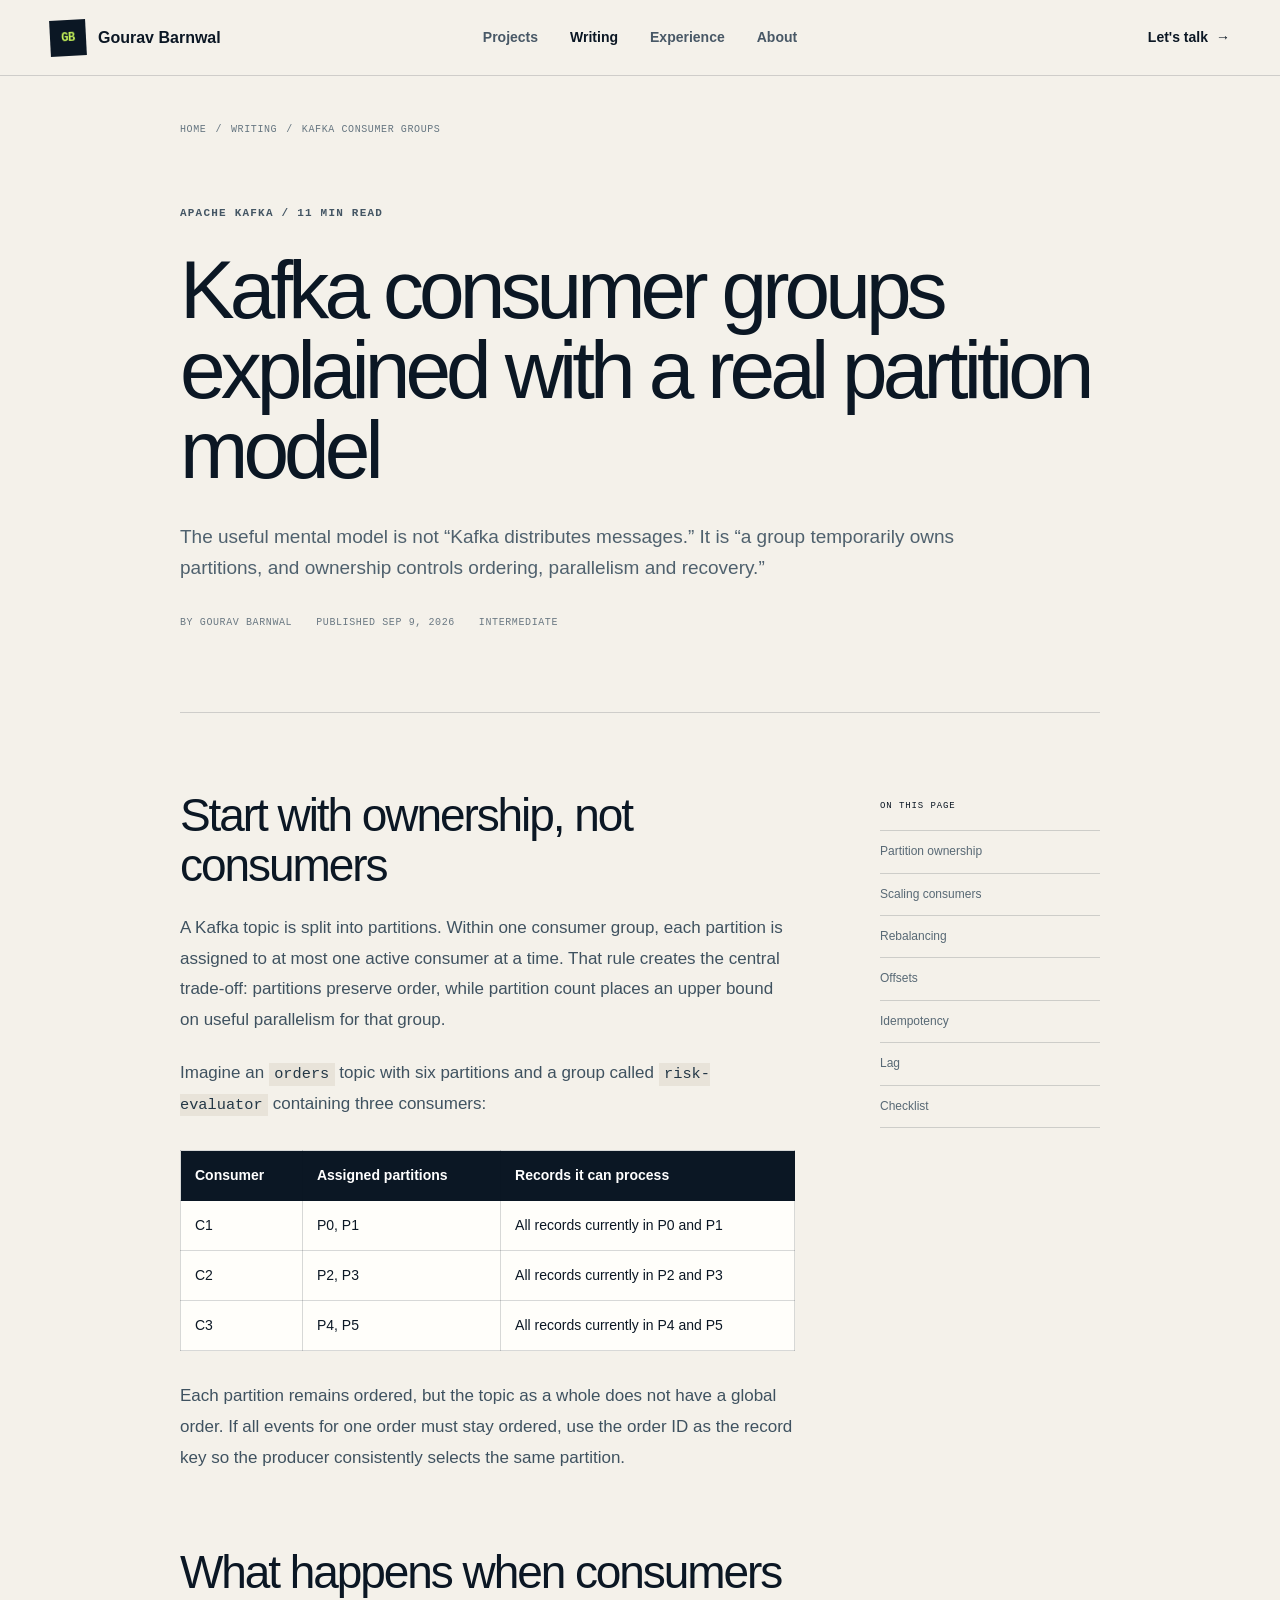
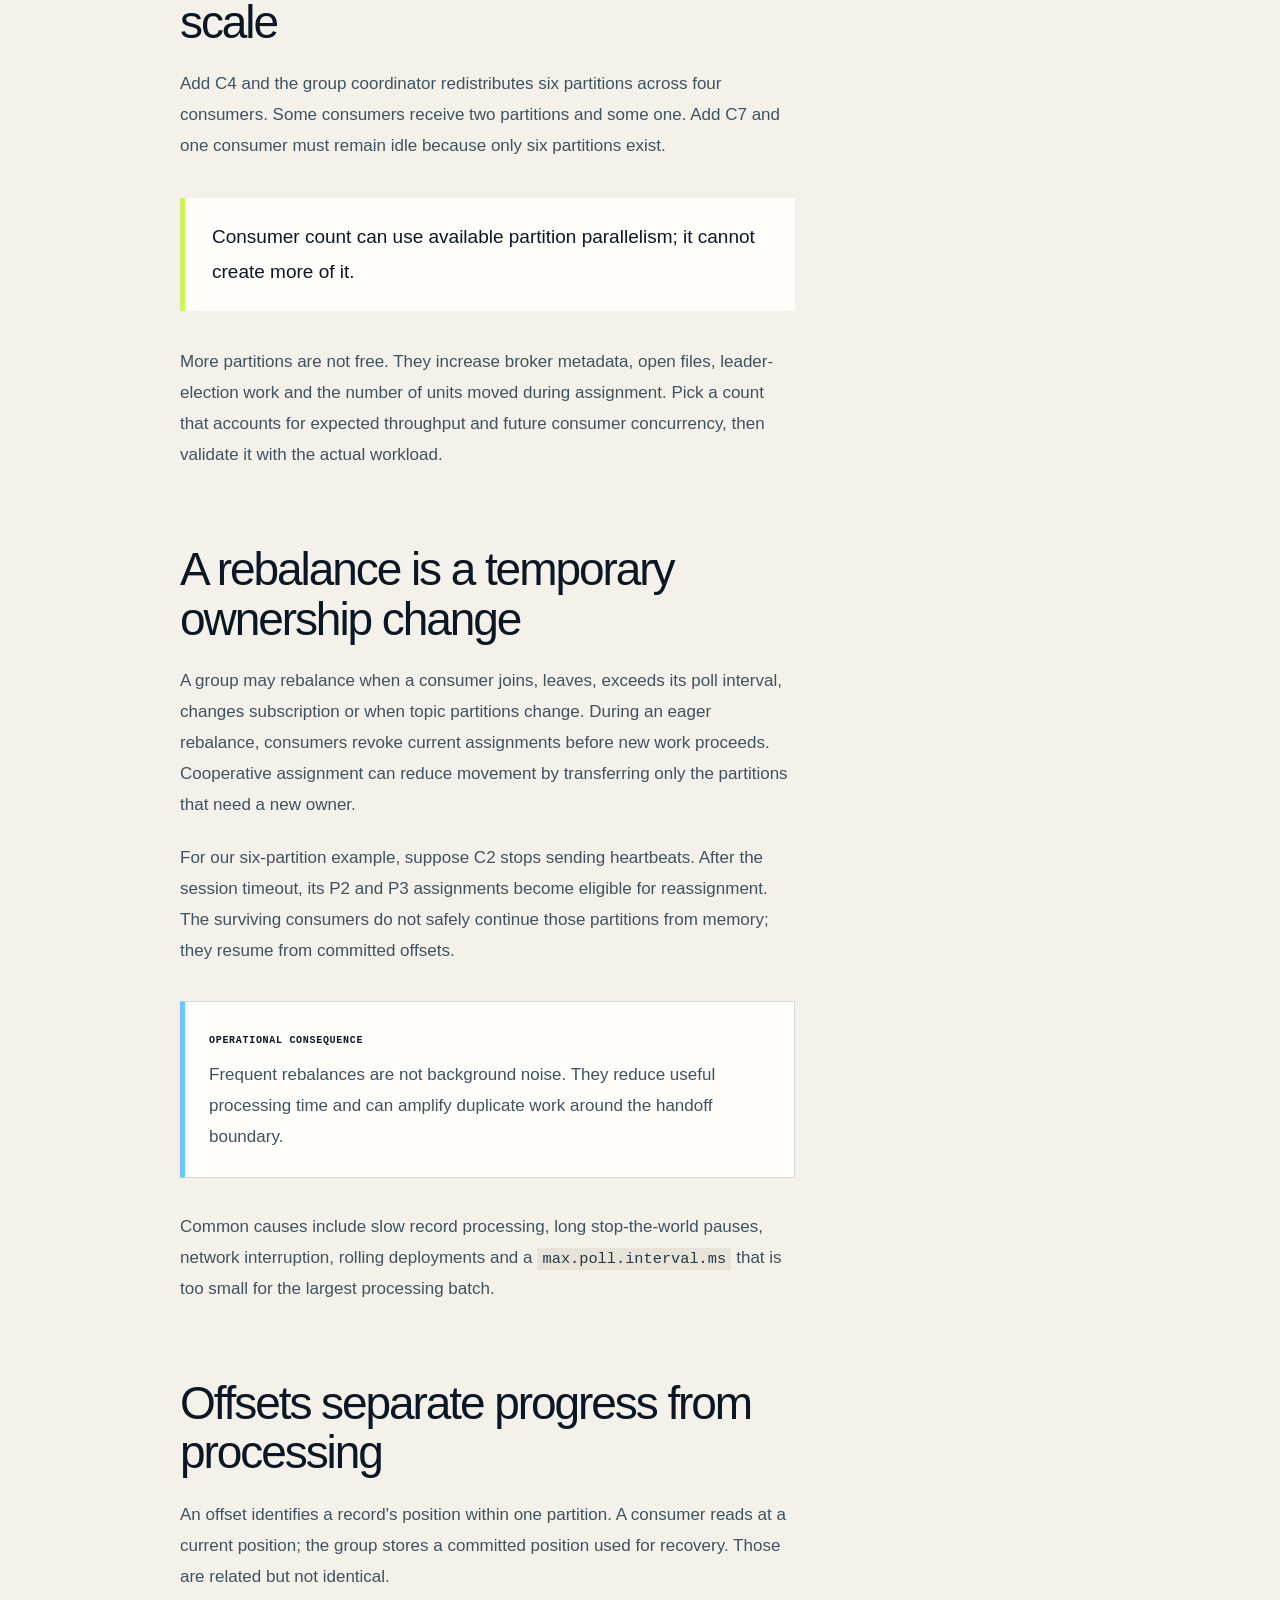
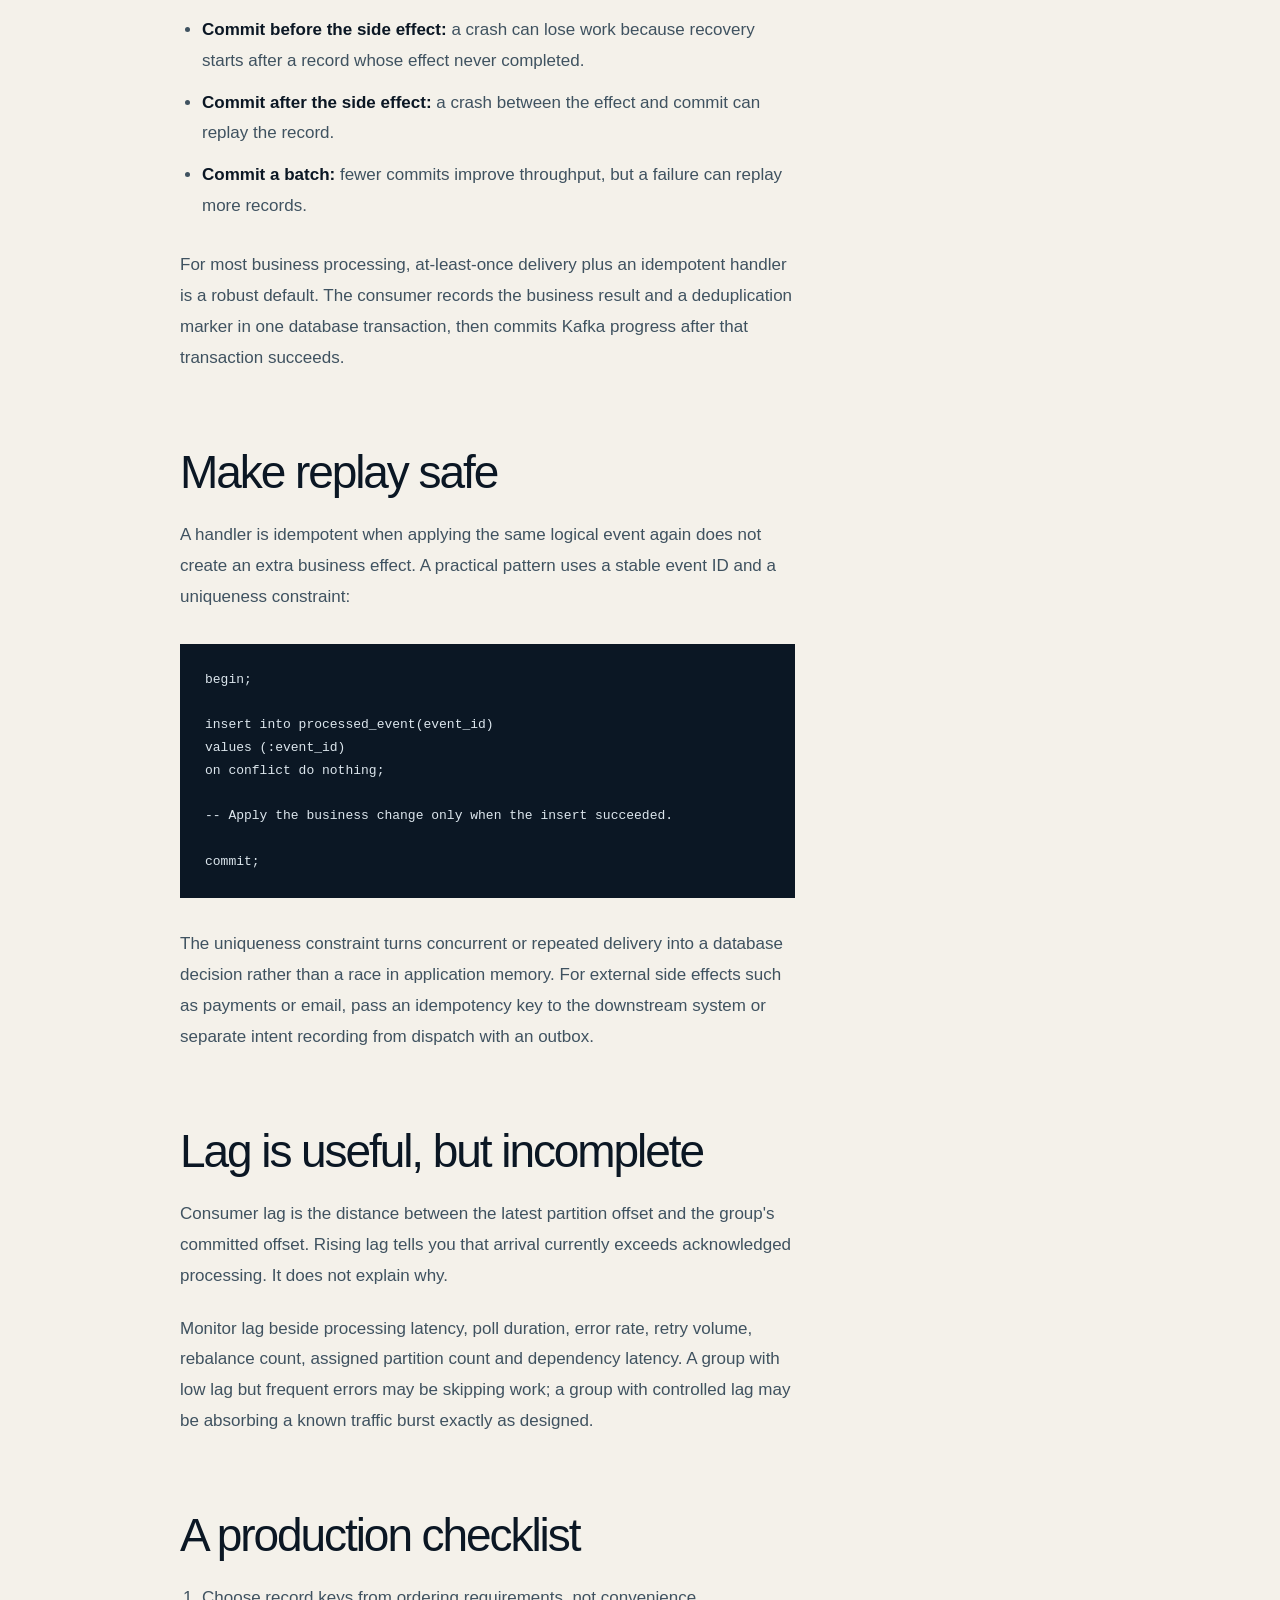
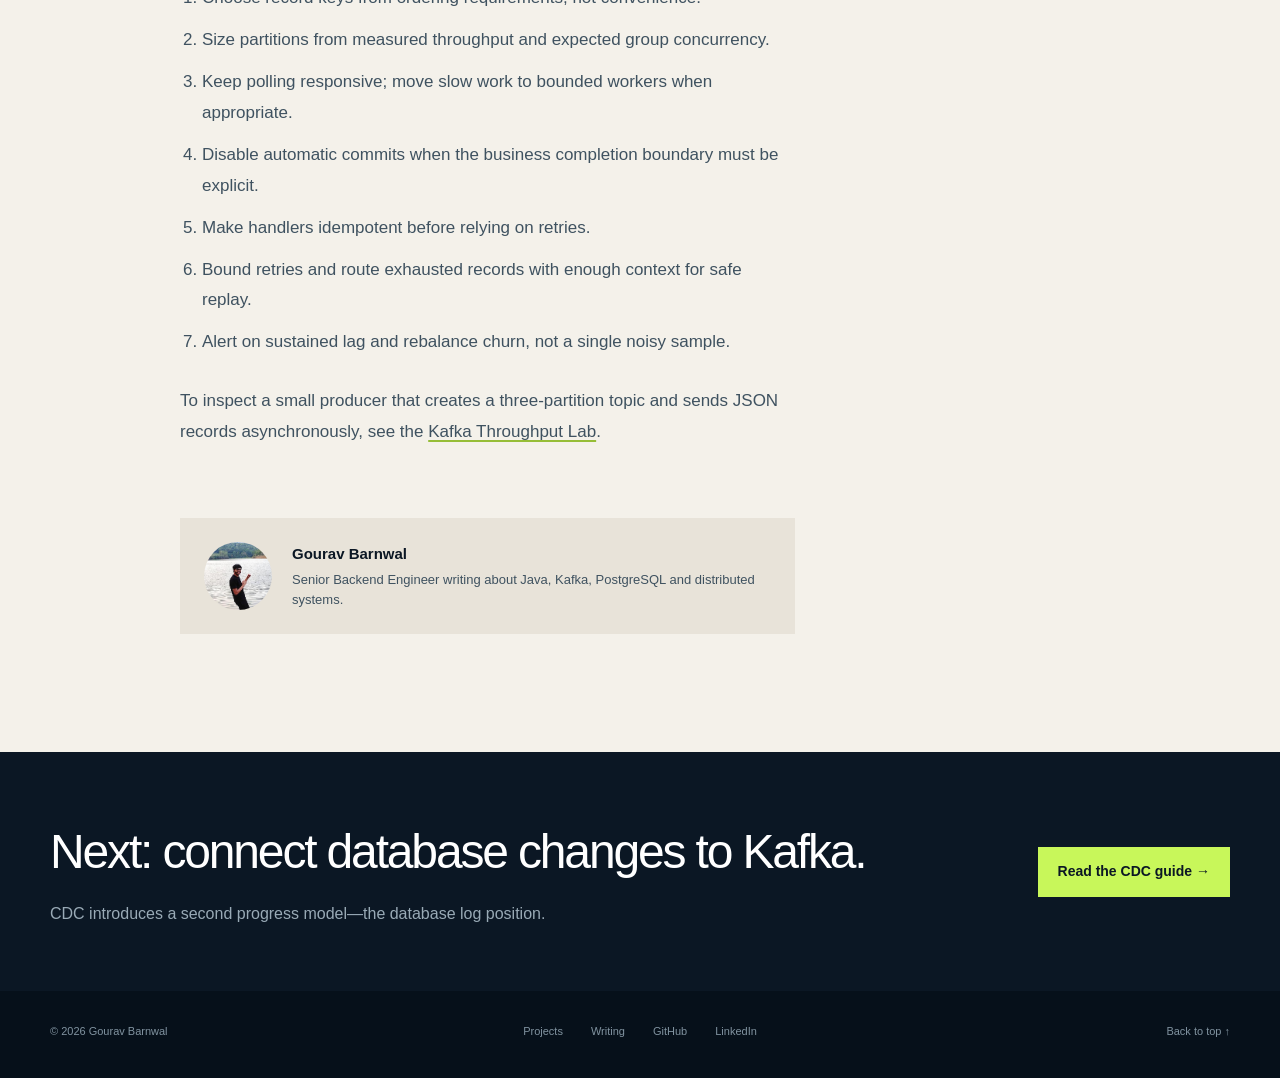
<file: writing/kafka-consumer-groups-explained/index.html>
<!doctype html>
<html lang="en">
  <head>
    <meta charset="utf-8">
    <meta name="viewport" content="width=device-width, initial-scale=1">
    <title>Kafka Consumer Groups Explained with a Real Example | Gourav Barnwal</title>
    <meta name="description" content="Understand Kafka consumer groups through a six-partition example: assignment, rebalancing, offsets, delivery semantics, idempotency and lag.">
    <link rel="canonical" href="https://gouravbyte.github.io/writing/kafka-consumer-groups-explained/">
    <link rel="icon" href="/assets/avatar.jpg" type="image/jpeg">
    <link rel="stylesheet" href="/assets/styles.css">
    <link rel="stylesheet" href="/assets/content.css">
    <meta property="og:title" content="Kafka Consumer Groups Explained with a Real Example">
    <meta property="og:description" content="Trace six partitions across three consumers, then follow a rebalance and a failed message safely.">
    <meta property="og:type" content="article">
    <meta property="og:url" content="https://gouravbyte.github.io/writing/kafka-consumer-groups-explained/">
    <meta property="og:image" content="https://gouravbyte.github.io/assets/og.png">
    <meta property="og:image:width" content="1734">
    <meta property="og:image:height" content="907">
    <meta name="twitter:card" content="summary_large_image">
    <script type="application/ld+json">
      {
        "@context": "https://schema.org",
        "@graph": [
          {
            "@type": "TechArticle",
            "headline": "Kafka Consumer Groups Explained with a Real Partition Model",
            "description": "A practical guide to Kafka partition assignment, rebalancing, offsets, delivery semantics and idempotent processing.",
            "url": "https://gouravbyte.github.io/writing/kafka-consumer-groups-explained/",
            "datePublished": "2026-09-09T09:42:14+05:30",
            "dateModified": "2026-09-09T09:42:14+05:30",
            "author": {"@type": "Person", "name": "Gourav Barnwal", "url": "https://gouravbyte.github.io/about/"},
            "about": ["Apache Kafka", "Consumer groups", "Distributed systems"],
            "proficiencyLevel": "Intermediate"
          },
          {
            "@type": "BreadcrumbList",
            "itemListElement": [
              {"@type": "ListItem", "position": 1, "name": "Home", "item": "https://gouravbyte.github.io/"},
              {"@type": "ListItem", "position": 2, "name": "Writing", "item": "https://gouravbyte.github.io/writing/"},
              {"@type": "ListItem", "position": 3, "name": "Kafka Consumer Groups", "item": "https://gouravbyte.github.io/writing/kafka-consumer-groups-explained/"}
            ]
          }
        ]
      }
    </script>
  </head>
  <body class="content-page" id="top">
    <header class="site-header content-header">
      <a class="brand" href="/" aria-label="Gourav Barnwal — home"><span class="brand-mark">GB</span><span class="brand-name">Gourav Barnwal</span></a>
      <nav aria-label="Primary navigation"><a href="/projects/">Projects</a><a href="/writing/" aria-current="page">Writing</a><a href="/#experience">Experience</a><a href="/about/">About</a></nav>
      <a class="header-contact" href="mailto:gourav.byte@gmail.com">Let's talk <span aria-hidden="true">→</span></a>
    </header>
    <main>
      <div class="page-shell">
        <nav class="breadcrumb" aria-label="Breadcrumb"><a href="/">Home</a><span>/</span><a href="/writing/">Writing</a><span>/</span><span>Kafka consumer groups</span></nav>
        <article>
          <header class="page-hero">
            <p class="section-kicker">APACHE KAFKA / 11 MIN READ</p>
            <h1>Kafka consumer groups explained with a real partition model</h1>
            <p class="page-deck">The useful mental model is not “Kafka distributes messages.” It is “a group temporarily owns partitions, and ownership controls ordering, parallelism and recovery.”</p>
            <div class="page-meta"><span>By Gourav Barnwal</span><span>Published Sep 9, 2026</span><span>Intermediate</span></div>
          </header>
        </article>
      </div>
      <div class="page-shell content-layout">
        <article class="article-body">
          <h2 id="model">Start with ownership, not consumers</h2>
          <p>A Kafka topic is split into partitions. Within one consumer group, each partition is assigned to at most one active consumer at a time. That rule creates the central trade-off: partitions preserve order, while partition count places an upper bound on useful parallelism for that group.</p>
          <p>Imagine an <code>orders</code> topic with six partitions and a group called <code>risk-evaluator</code> containing three consumers:</p>
          <table>
            <thead><tr><th>Consumer</th><th>Assigned partitions</th><th>Records it can process</th></tr></thead>
            <tbody><tr><td>C1</td><td>P0, P1</td><td>All records currently in P0 and P1</td></tr><tr><td>C2</td><td>P2, P3</td><td>All records currently in P2 and P3</td></tr><tr><td>C3</td><td>P4, P5</td><td>All records currently in P4 and P5</td></tr></tbody>
          </table>
          <p>Each partition remains ordered, but the topic as a whole does not have a global order. If all events for one order must stay ordered, use the order ID as the record key so the producer consistently selects the same partition.</p>

          <h2 id="scaling">What happens when consumers scale</h2>
          <p>Add C4 and the group coordinator redistributes six partitions across four consumers. Some consumers receive two partitions and some one. Add C7 and one consumer must remain idle because only six partitions exist.</p>
          <blockquote><p>Consumer count can use available partition parallelism; it cannot create more of it.</p></blockquote>
          <p>More partitions are not free. They increase broker metadata, open files, leader-election work and the number of units moved during assignment. Pick a count that accounts for expected throughput and future consumer concurrency, then validate it with the actual workload.</p>

          <h2 id="rebalance">A rebalance is a temporary ownership change</h2>
          <p>A group may rebalance when a consumer joins, leaves, exceeds its poll interval, changes subscription or when topic partitions change. During an eager rebalance, consumers revoke current assignments before new work proceeds. Cooperative assignment can reduce movement by transferring only the partitions that need a new owner.</p>
          <p>For our six-partition example, suppose C2 stops sending heartbeats. After the session timeout, its P2 and P3 assignments become eligible for reassignment. The surviving consumers do not safely continue those partitions from memory; they resume from committed offsets.</p>
          <div class="callout"><strong>Operational consequence</strong><p>Frequent rebalances are not background noise. They reduce useful processing time and can amplify duplicate work around the handoff boundary.</p></div>
          <p>Common causes include slow record processing, long stop-the-world pauses, network interruption, rolling deployments and a <code>max.poll.interval.ms</code> that is too small for the largest processing batch.</p>

          <h2 id="offsets">Offsets separate progress from processing</h2>
          <p>An offset identifies a record's position within one partition. A consumer reads at a current position; the group stores a committed position used for recovery. Those are related but not identical.</p>
          <ul>
            <li><strong>Commit before the side effect:</strong> a crash can lose work because recovery starts after a record whose effect never completed.</li>
            <li><strong>Commit after the side effect:</strong> a crash between the effect and commit can replay the record.</li>
            <li><strong>Commit a batch:</strong> fewer commits improve throughput, but a failure can replay more records.</li>
          </ul>
          <p>For most business processing, at-least-once delivery plus an idempotent handler is a robust default. The consumer records the business result and a deduplication marker in one database transaction, then commits Kafka progress after that transaction succeeds.</p>

          <h2 id="idempotency">Make replay safe</h2>
          <p>A handler is idempotent when applying the same logical event again does not create an extra business effect. A practical pattern uses a stable event ID and a uniqueness constraint:</p>
          <pre><code>begin;

insert into processed_event(event_id)
values (:event_id)
on conflict do nothing;

-- Apply the business change only when the insert succeeded.

commit;</code></pre>
          <p>The uniqueness constraint turns concurrent or repeated delivery into a database decision rather than a race in application memory. For external side effects such as payments or email, pass an idempotency key to the downstream system or separate intent recording from dispatch with an outbox.</p>

          <h2 id="lag">Lag is useful, but incomplete</h2>
          <p>Consumer lag is the distance between the latest partition offset and the group's committed offset. Rising lag tells you that arrival currently exceeds acknowledged processing. It does not explain why.</p>
          <p>Monitor lag beside processing latency, poll duration, error rate, retry volume, rebalance count, assigned partition count and dependency latency. A group with low lag but frequent errors may be skipping work; a group with controlled lag may be absorbing a known traffic burst exactly as designed.</p>

          <h2 id="checklist">A production checklist</h2>
          <ol>
            <li>Choose record keys from ordering requirements, not convenience.</li>
            <li>Size partitions from measured throughput and expected group concurrency.</li>
            <li>Keep polling responsive; move slow work to bounded workers when appropriate.</li>
            <li>Disable automatic commits when the business completion boundary must be explicit.</li>
            <li>Make handlers idempotent before relying on retries.</li>
            <li>Bound retries and route exhausted records with enough context for safe replay.</li>
            <li>Alert on sustained lag and rebalance churn, not a single noisy sample.</li>
          </ol>
          <p>To inspect a small producer that creates a three-partition topic and sends JSON records asynchronously, see the <a href="/projects/kafka-throughput-lab/">Kafka Throughput Lab</a>.</p>
          <div class="author-box"><img src="/assets/avatar.jpg" alt="Gourav Barnwal" width="68" height="68"><div><strong>Gourav Barnwal</strong><p>Senior Backend Engineer writing about Java, Kafka, PostgreSQL and distributed systems.</p></div></div>
        </article>
        <aside class="toc" aria-label="On this page"><span>On this page</span><ol><li><a href="#model">Partition ownership</a></li><li><a href="#scaling">Scaling consumers</a></li><li><a href="#rebalance">Rebalancing</a></li><li><a href="#offsets">Offsets</a></li><li><a href="#idempotency">Idempotency</a></li><li><a href="#lag">Lag</a></li><li><a href="#checklist">Checklist</a></li></ol></aside>
      </div>
      <section class="content-cta"><div class="page-shell-wide content-cta-grid"><div><h2>Next: connect database changes to Kafka.</h2><p>CDC introduces a second progress model—the database log position.</p></div><a class="button" href="/writing/postgresql-cdc-debezium-kafka/">Read the CDC guide →</a></div></section>
    </main>
    <footer class="compact-footer"><div class="shell footer-bottom"><p>© 2026 Gourav Barnwal</p><div><a href="/projects/">Projects</a><a href="/writing/">Writing</a><a href="https://github.com/gouravbyte" rel="me">GitHub</a><a href="https://www.linkedin.com/in/gouravbyte/" rel="me">LinkedIn</a></div><a href="#top">Back to top ↑</a></div></footer>
  </body>
</html>
</file>
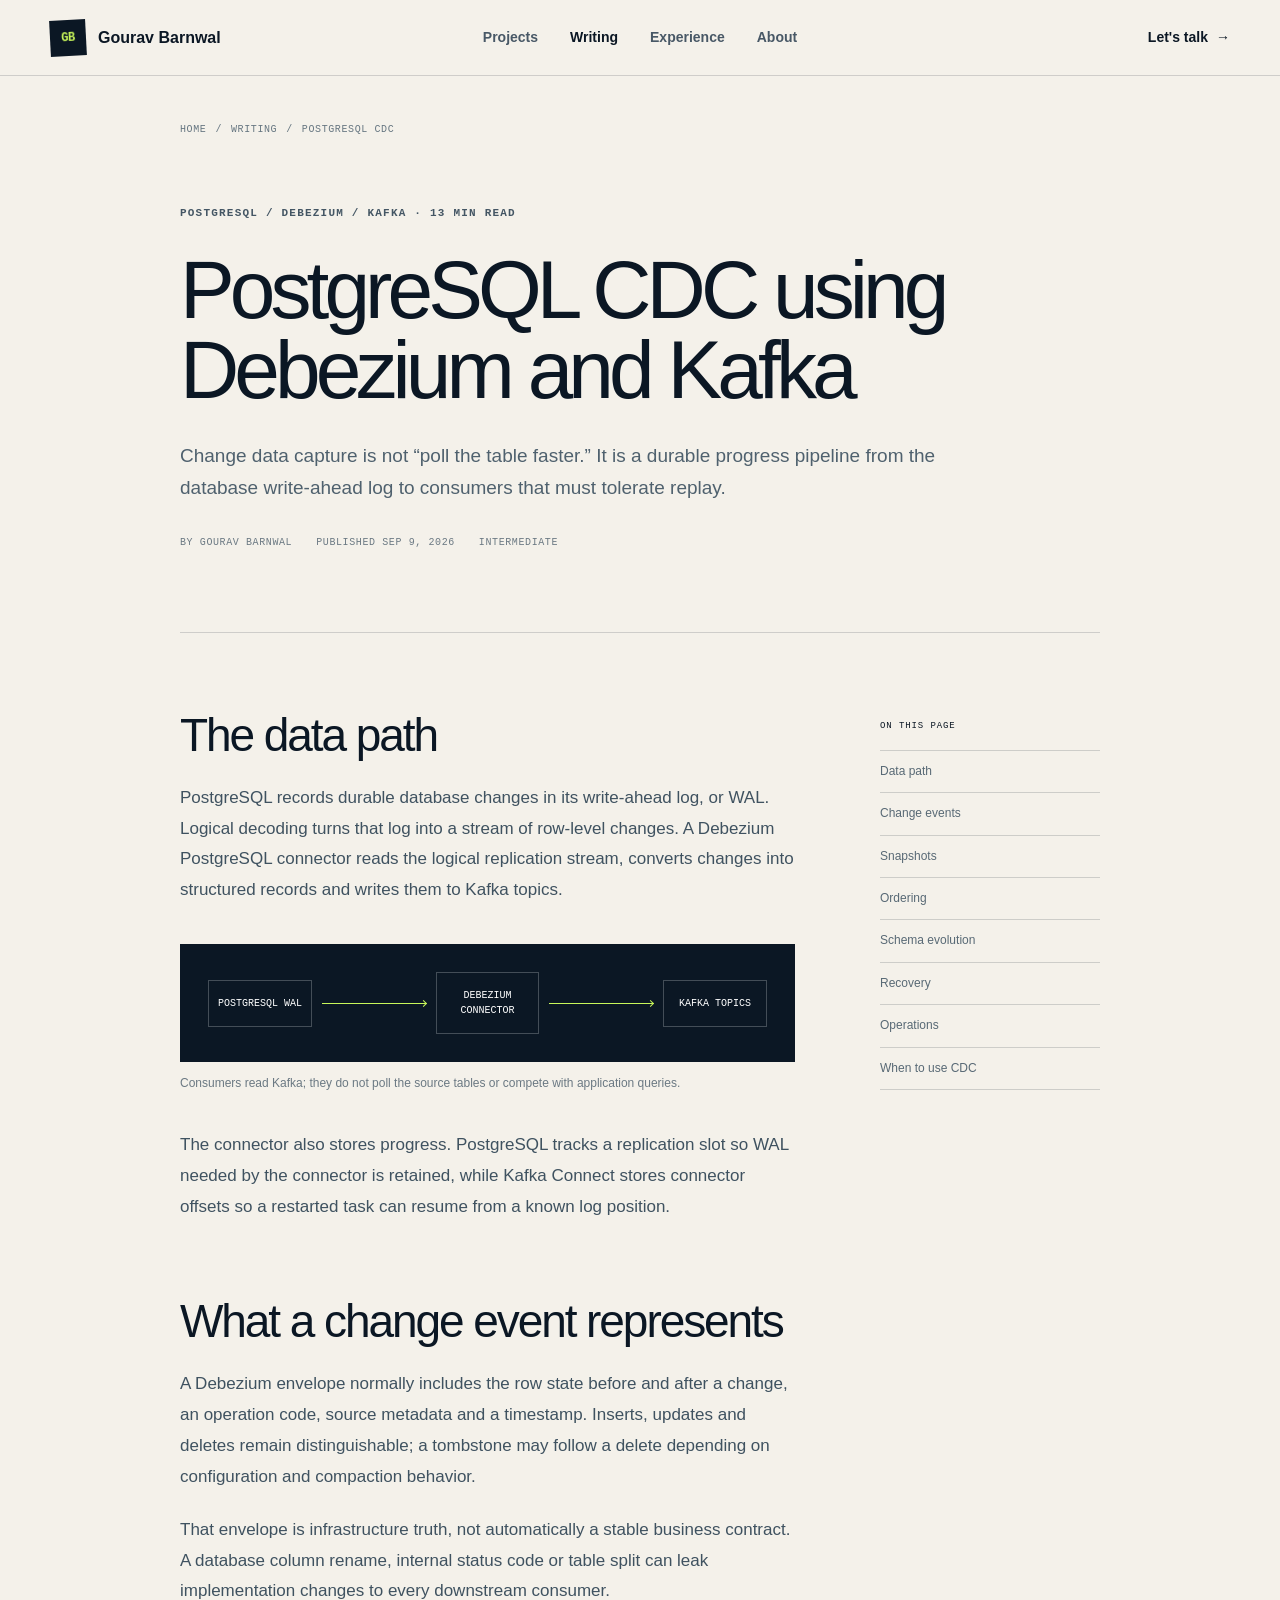
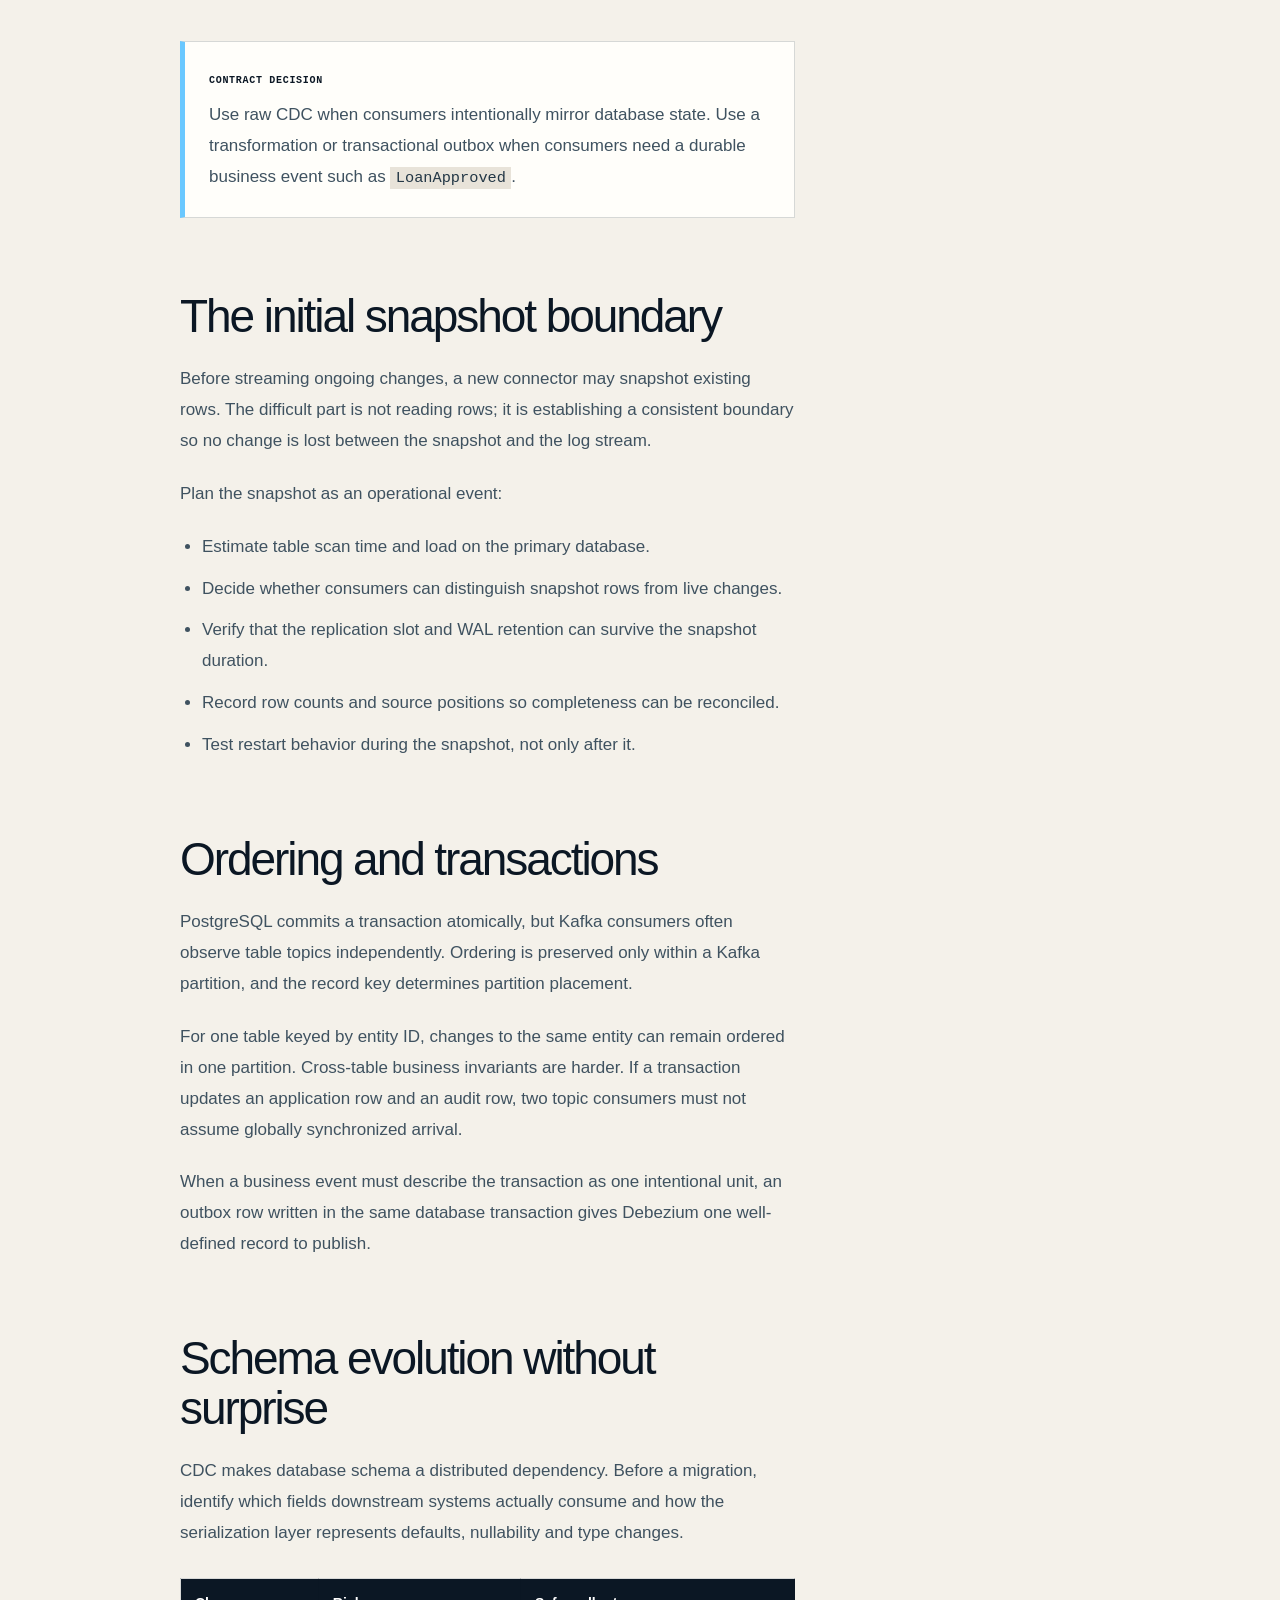
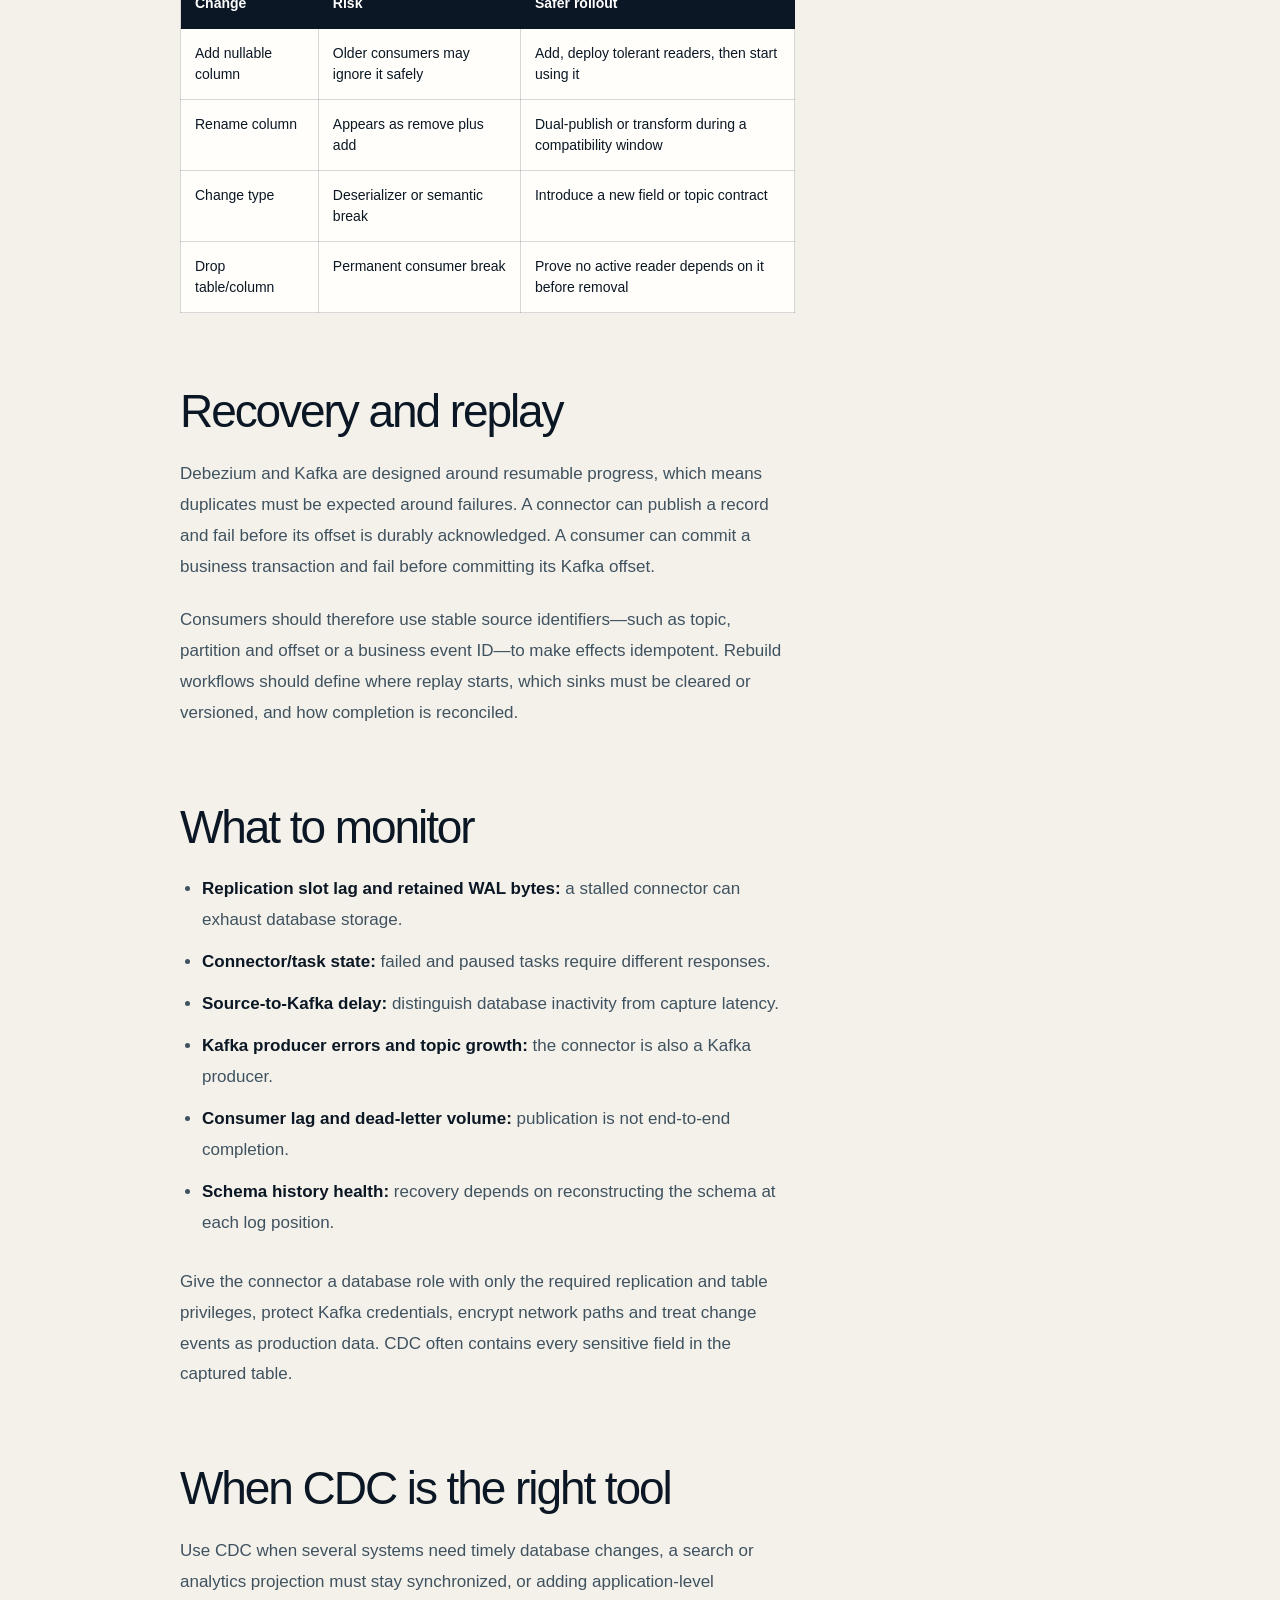
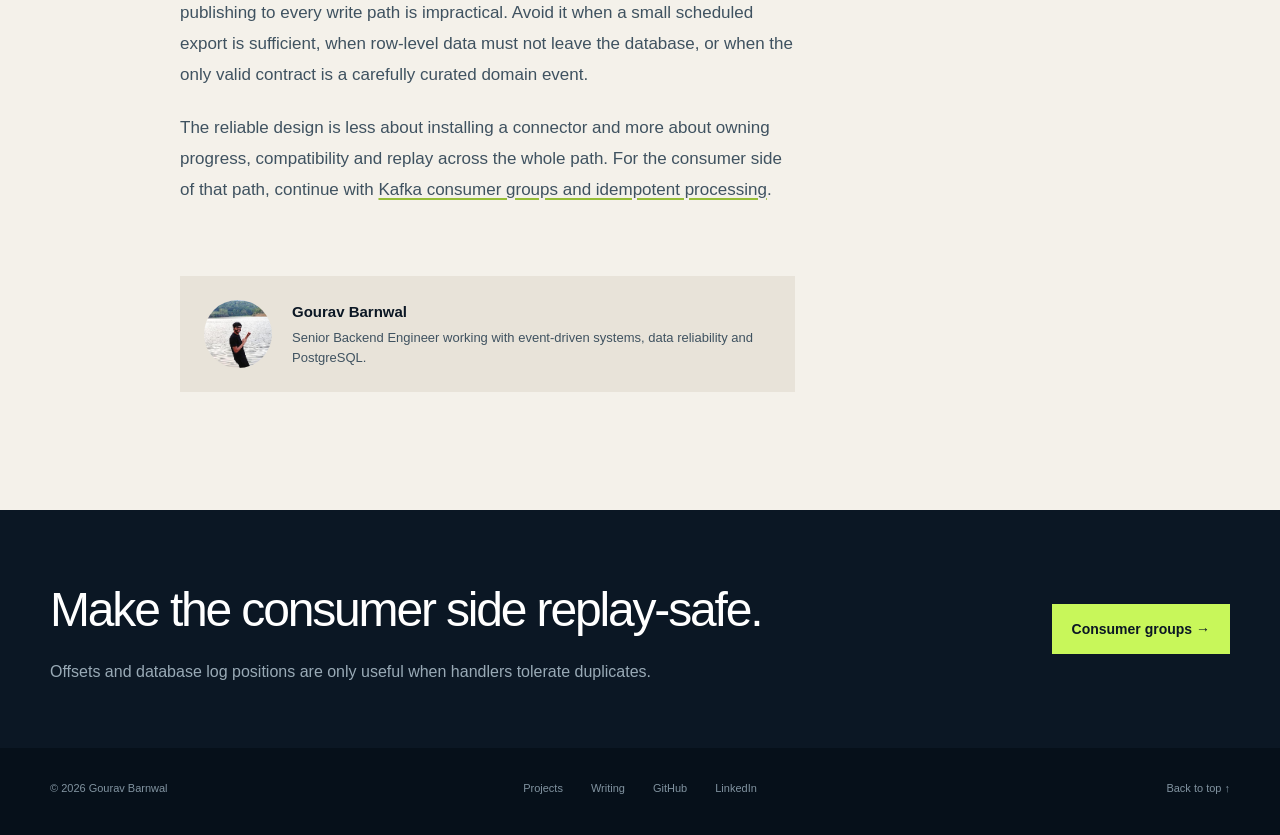
<file: writing/postgresql-cdc-debezium-kafka/index.html>
<!doctype html>
<html lang="en">
  <head>
    <meta charset="utf-8">
    <meta name="viewport" content="width=device-width, initial-scale=1">
    <title>PostgreSQL CDC Using Debezium and Kafka | Gourav Barnwal</title>
    <meta name="description" content="A practical PostgreSQL CDC architecture with Debezium and Kafka: WAL, snapshots, offsets, ordering, schema changes, outbox design and operations.">
    <link rel="canonical" href="https://gouravbyte.github.io/writing/postgresql-cdc-debezium-kafka/">
    <link rel="icon" href="/assets/avatar.jpg" type="image/jpeg">
    <link rel="stylesheet" href="/assets/styles.css">
    <link rel="stylesheet" href="/assets/content.css">
    <meta property="og:title" content="PostgreSQL CDC Using Debezium and Kafka">
    <meta property="og:description" content="Turn PostgreSQL row changes into reliable events without hiding snapshots, schema evolution or recovery.">
    <meta property="og:type" content="article">
    <meta property="og:url" content="https://gouravbyte.github.io/writing/postgresql-cdc-debezium-kafka/">
    <meta property="og:image" content="https://gouravbyte.github.io/assets/og.png">
    <meta property="og:image:width" content="1734">
    <meta property="og:image:height" content="907">
    <meta name="twitter:card" content="summary_large_image">
    <script type="application/ld+json">
      {
        "@context": "https://schema.org",
        "@graph": [
          {
            "@type": "TechArticle",
            "headline": "PostgreSQL CDC Using Debezium and Kafka",
            "description": "A practical architecture for PostgreSQL change data capture with Debezium and Kafka.",
            "url": "https://gouravbyte.github.io/writing/postgresql-cdc-debezium-kafka/",
            "datePublished": "2026-09-09T09:42:14+05:30",
            "dateModified": "2026-09-09T09:42:14+05:30",
            "author": {"@type": "Person", "name": "Gourav Barnwal", "url": "https://gouravbyte.github.io/about/"},
            "about": ["PostgreSQL", "Debezium", "Apache Kafka", "Change data capture"],
            "proficiencyLevel": "Intermediate"
          },
          {
            "@type": "BreadcrumbList",
            "itemListElement": [
              {"@type": "ListItem", "position": 1, "name": "Home", "item": "https://gouravbyte.github.io/"},
              {"@type": "ListItem", "position": 2, "name": "Writing", "item": "https://gouravbyte.github.io/writing/"},
              {"@type": "ListItem", "position": 3, "name": "PostgreSQL CDC", "item": "https://gouravbyte.github.io/writing/postgresql-cdc-debezium-kafka/"}
            ]
          }
        ]
      }
    </script>
  </head>
  <body class="content-page" id="top">
    <header class="site-header content-header">
      <a class="brand" href="/" aria-label="Gourav Barnwal — home"><span class="brand-mark">GB</span><span class="brand-name">Gourav Barnwal</span></a>
      <nav aria-label="Primary navigation"><a href="/projects/">Projects</a><a href="/writing/" aria-current="page">Writing</a><a href="/#experience">Experience</a><a href="/about/">About</a></nav>
      <a class="header-contact" href="mailto:gourav.byte@gmail.com">Let's talk <span aria-hidden="true">→</span></a>
    </header>
    <main>
      <div class="page-shell">
        <nav class="breadcrumb" aria-label="Breadcrumb"><a href="/">Home</a><span>/</span><a href="/writing/">Writing</a><span>/</span><span>PostgreSQL CDC</span></nav>
        <article>
          <header class="page-hero">
            <p class="section-kicker">POSTGRESQL / DEBEZIUM / KAFKA · 13 MIN READ</p>
            <h1>PostgreSQL CDC using Debezium and Kafka</h1>
            <p class="page-deck">Change data capture is not “poll the table faster.” It is a durable progress pipeline from the database write-ahead log to consumers that must tolerate replay.</p>
            <div class="page-meta"><span>By Gourav Barnwal</span><span>Published Sep 9, 2026</span><span>Intermediate</span></div>
          </header>
        </article>
      </div>
      <div class="page-shell content-layout">
        <article class="article-body">
          <h2 id="architecture">The data path</h2>
          <p>PostgreSQL records durable database changes in its write-ahead log, or WAL. Logical decoding turns that log into a stream of row-level changes. A Debezium PostgreSQL connector reads the logical replication stream, converts changes into structured records and writes them to Kafka topics.</p>
          <figure><div class="diagram"><span>POSTGRESQL WAL</span><b></b><span>DEBEZIUM CONNECTOR</span><b></b><span>KAFKA TOPICS</span></div><figcaption>Consumers read Kafka; they do not poll the source tables or compete with application queries.</figcaption></figure>
          <p>The connector also stores progress. PostgreSQL tracks a replication slot so WAL needed by the connector is retained, while Kafka Connect stores connector offsets so a restarted task can resume from a known log position.</p>

          <h2 id="event">What a change event represents</h2>
          <p>A Debezium envelope normally includes the row state before and after a change, an operation code, source metadata and a timestamp. Inserts, updates and deletes remain distinguishable; a tombstone may follow a delete depending on configuration and compaction behavior.</p>
          <p>That envelope is infrastructure truth, not automatically a stable business contract. A database column rename, internal status code or table split can leak implementation changes to every downstream consumer.</p>
          <div class="callout"><strong>Contract decision</strong><p>Use raw CDC when consumers intentionally mirror database state. Use a transformation or transactional outbox when consumers need a durable business event such as <code>LoanApproved</code>.</p></div>

          <h2 id="snapshot">The initial snapshot boundary</h2>
          <p>Before streaming ongoing changes, a new connector may snapshot existing rows. The difficult part is not reading rows; it is establishing a consistent boundary so no change is lost between the snapshot and the log stream.</p>
          <p>Plan the snapshot as an operational event:</p>
          <ul>
            <li>Estimate table scan time and load on the primary database.</li>
            <li>Decide whether consumers can distinguish snapshot rows from live changes.</li>
            <li>Verify that the replication slot and WAL retention can survive the snapshot duration.</li>
            <li>Record row counts and source positions so completeness can be reconciled.</li>
            <li>Test restart behavior during the snapshot, not only after it.</li>
          </ul>

          <h2 id="ordering">Ordering and transactions</h2>
          <p>PostgreSQL commits a transaction atomically, but Kafka consumers often observe table topics independently. Ordering is preserved only within a Kafka partition, and the record key determines partition placement.</p>
          <p>For one table keyed by entity ID, changes to the same entity can remain ordered in one partition. Cross-table business invariants are harder. If a transaction updates an application row and an audit row, two topic consumers must not assume globally synchronized arrival.</p>
          <p>When a business event must describe the transaction as one intentional unit, an outbox row written in the same database transaction gives Debezium one well-defined record to publish.</p>

          <h2 id="schema">Schema evolution without surprise</h2>
          <p>CDC makes database schema a distributed dependency. Before a migration, identify which fields downstream systems actually consume and how the serialization layer represents defaults, nullability and type changes.</p>
          <table>
            <thead><tr><th>Change</th><th>Risk</th><th>Safer rollout</th></tr></thead>
            <tbody>
              <tr><td>Add nullable column</td><td>Older consumers may ignore it safely</td><td>Add, deploy tolerant readers, then start using it</td></tr>
              <tr><td>Rename column</td><td>Appears as remove plus add</td><td>Dual-publish or transform during a compatibility window</td></tr>
              <tr><td>Change type</td><td>Deserializer or semantic break</td><td>Introduce a new field or topic contract</td></tr>
              <tr><td>Drop table/column</td><td>Permanent consumer break</td><td>Prove no active reader depends on it before removal</td></tr>
            </tbody>
          </table>

          <h2 id="failure">Recovery and replay</h2>
          <p>Debezium and Kafka are designed around resumable progress, which means duplicates must be expected around failures. A connector can publish a record and fail before its offset is durably acknowledged. A consumer can commit a business transaction and fail before committing its Kafka offset.</p>
          <p>Consumers should therefore use stable source identifiers—such as topic, partition and offset or a business event ID—to make effects idempotent. Rebuild workflows should define where replay starts, which sinks must be cleared or versioned, and how completion is reconciled.</p>

          <h2 id="operations">What to monitor</h2>
          <ul>
            <li><strong>Replication slot lag and retained WAL bytes:</strong> a stalled connector can exhaust database storage.</li>
            <li><strong>Connector/task state:</strong> failed and paused tasks require different responses.</li>
            <li><strong>Source-to-Kafka delay:</strong> distinguish database inactivity from capture latency.</li>
            <li><strong>Kafka producer errors and topic growth:</strong> the connector is also a Kafka producer.</li>
            <li><strong>Consumer lag and dead-letter volume:</strong> publication is not end-to-end completion.</li>
            <li><strong>Schema history health:</strong> recovery depends on reconstructing the schema at each log position.</li>
          </ul>
          <p>Give the connector a database role with only the required replication and table privileges, protect Kafka credentials, encrypt network paths and treat change events as production data. CDC often contains every sensitive field in the captured table.</p>

          <h2 id="choice">When CDC is the right tool</h2>
          <p>Use CDC when several systems need timely database changes, a search or analytics projection must stay synchronized, or adding application-level publishing to every write path is impractical. Avoid it when a small scheduled export is sufficient, when row-level data must not leave the database, or when the only valid contract is a carefully curated domain event.</p>
          <p>The reliable design is less about installing a connector and more about owning progress, compatibility and replay across the whole path. For the consumer side of that path, continue with <a href="/writing/kafka-consumer-groups-explained/">Kafka consumer groups and idempotent processing</a>.</p>
          <div class="author-box"><img src="/assets/avatar.jpg" alt="Gourav Barnwal" width="68" height="68"><div><strong>Gourav Barnwal</strong><p>Senior Backend Engineer working with event-driven systems, data reliability and PostgreSQL.</p></div></div>
        </article>
        <aside class="toc" aria-label="On this page"><span>On this page</span><ol><li><a href="#architecture">Data path</a></li><li><a href="#event">Change events</a></li><li><a href="#snapshot">Snapshots</a></li><li><a href="#ordering">Ordering</a></li><li><a href="#schema">Schema evolution</a></li><li><a href="#failure">Recovery</a></li><li><a href="#operations">Operations</a></li><li><a href="#choice">When to use CDC</a></li></ol></aside>
      </div>
      <section class="content-cta"><div class="page-shell-wide content-cta-grid"><div><h2>Make the consumer side replay-safe.</h2><p>Offsets and database log positions are only useful when handlers tolerate duplicates.</p></div><a class="button" href="/writing/kafka-consumer-groups-explained/">Consumer groups →</a></div></section>
    </main>
    <footer class="compact-footer"><div class="shell footer-bottom"><p>© 2026 Gourav Barnwal</p><div><a href="/projects/">Projects</a><a href="/writing/">Writing</a><a href="https://github.com/gouravbyte" rel="me">GitHub</a><a href="https://www.linkedin.com/in/gouravbyte/" rel="me">LinkedIn</a></div><a href="#top">Back to top ↑</a></div></footer>
  </body>
</html>
</file>
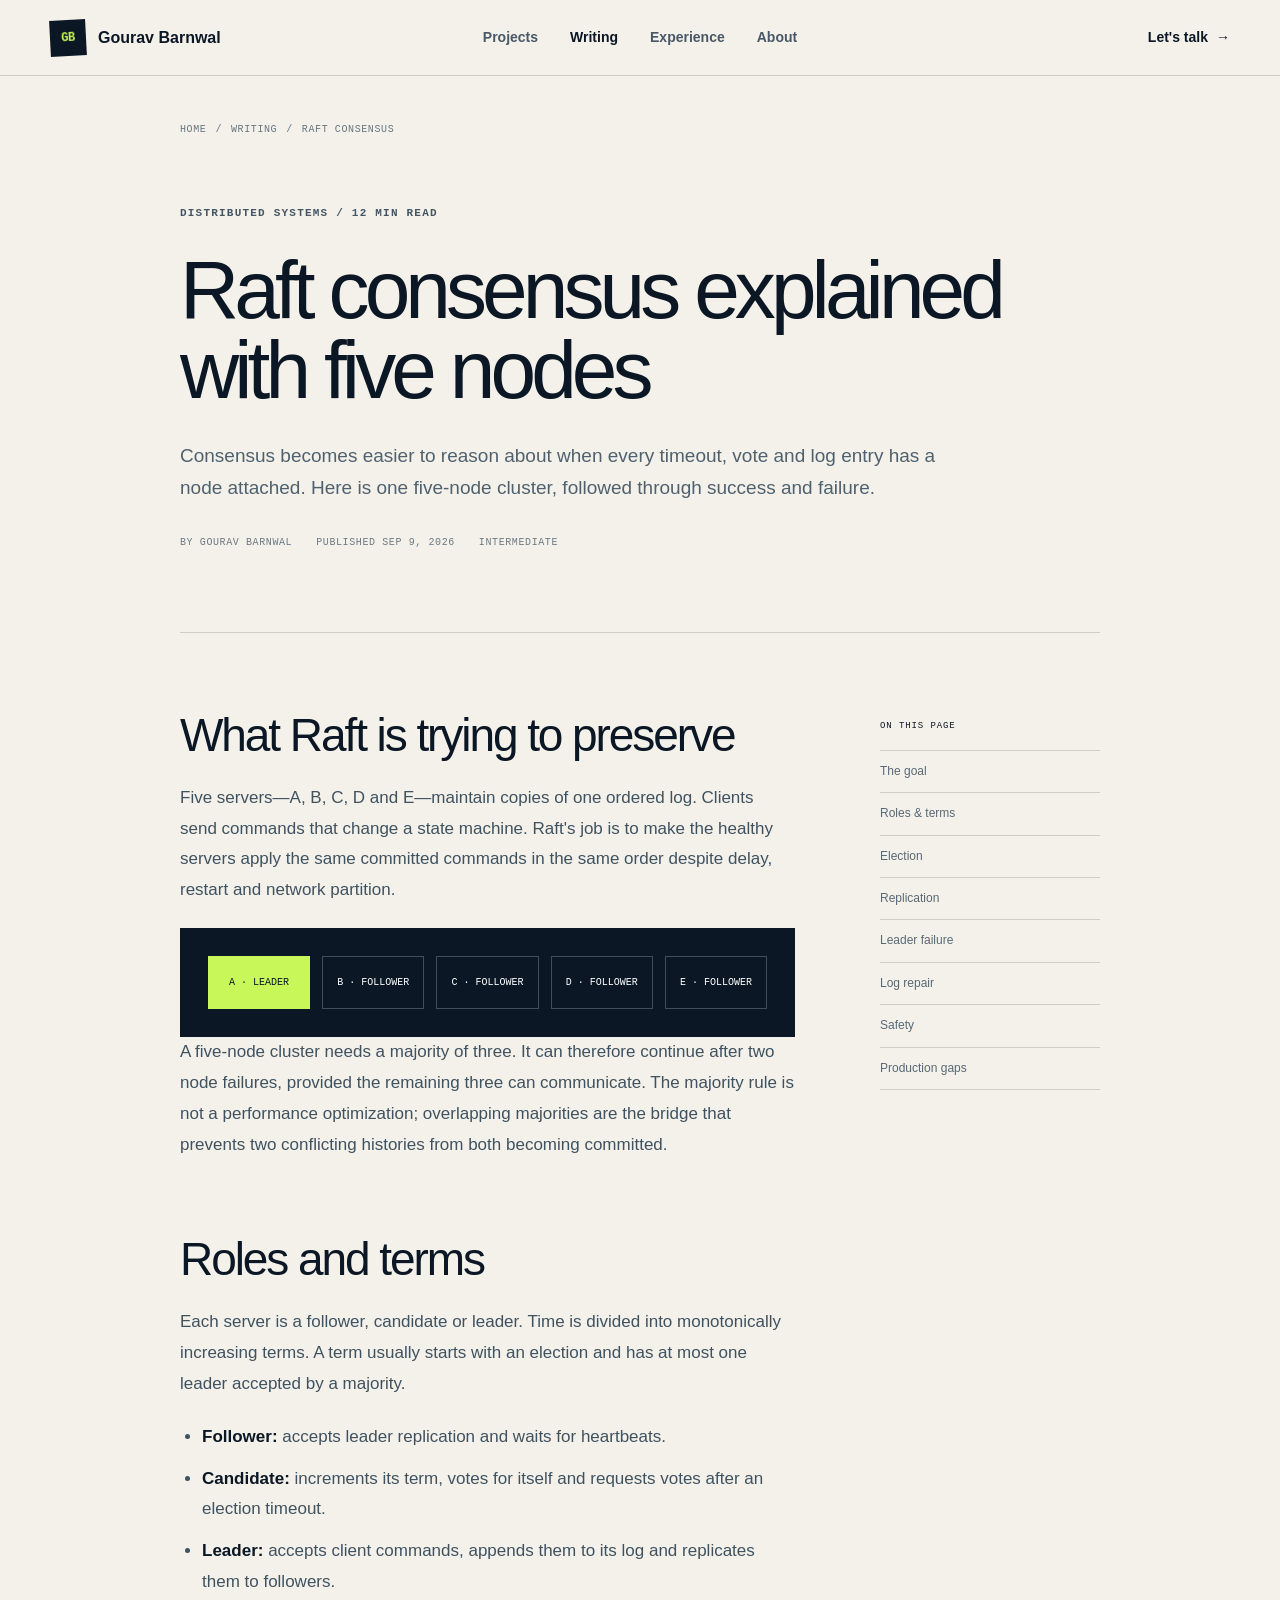
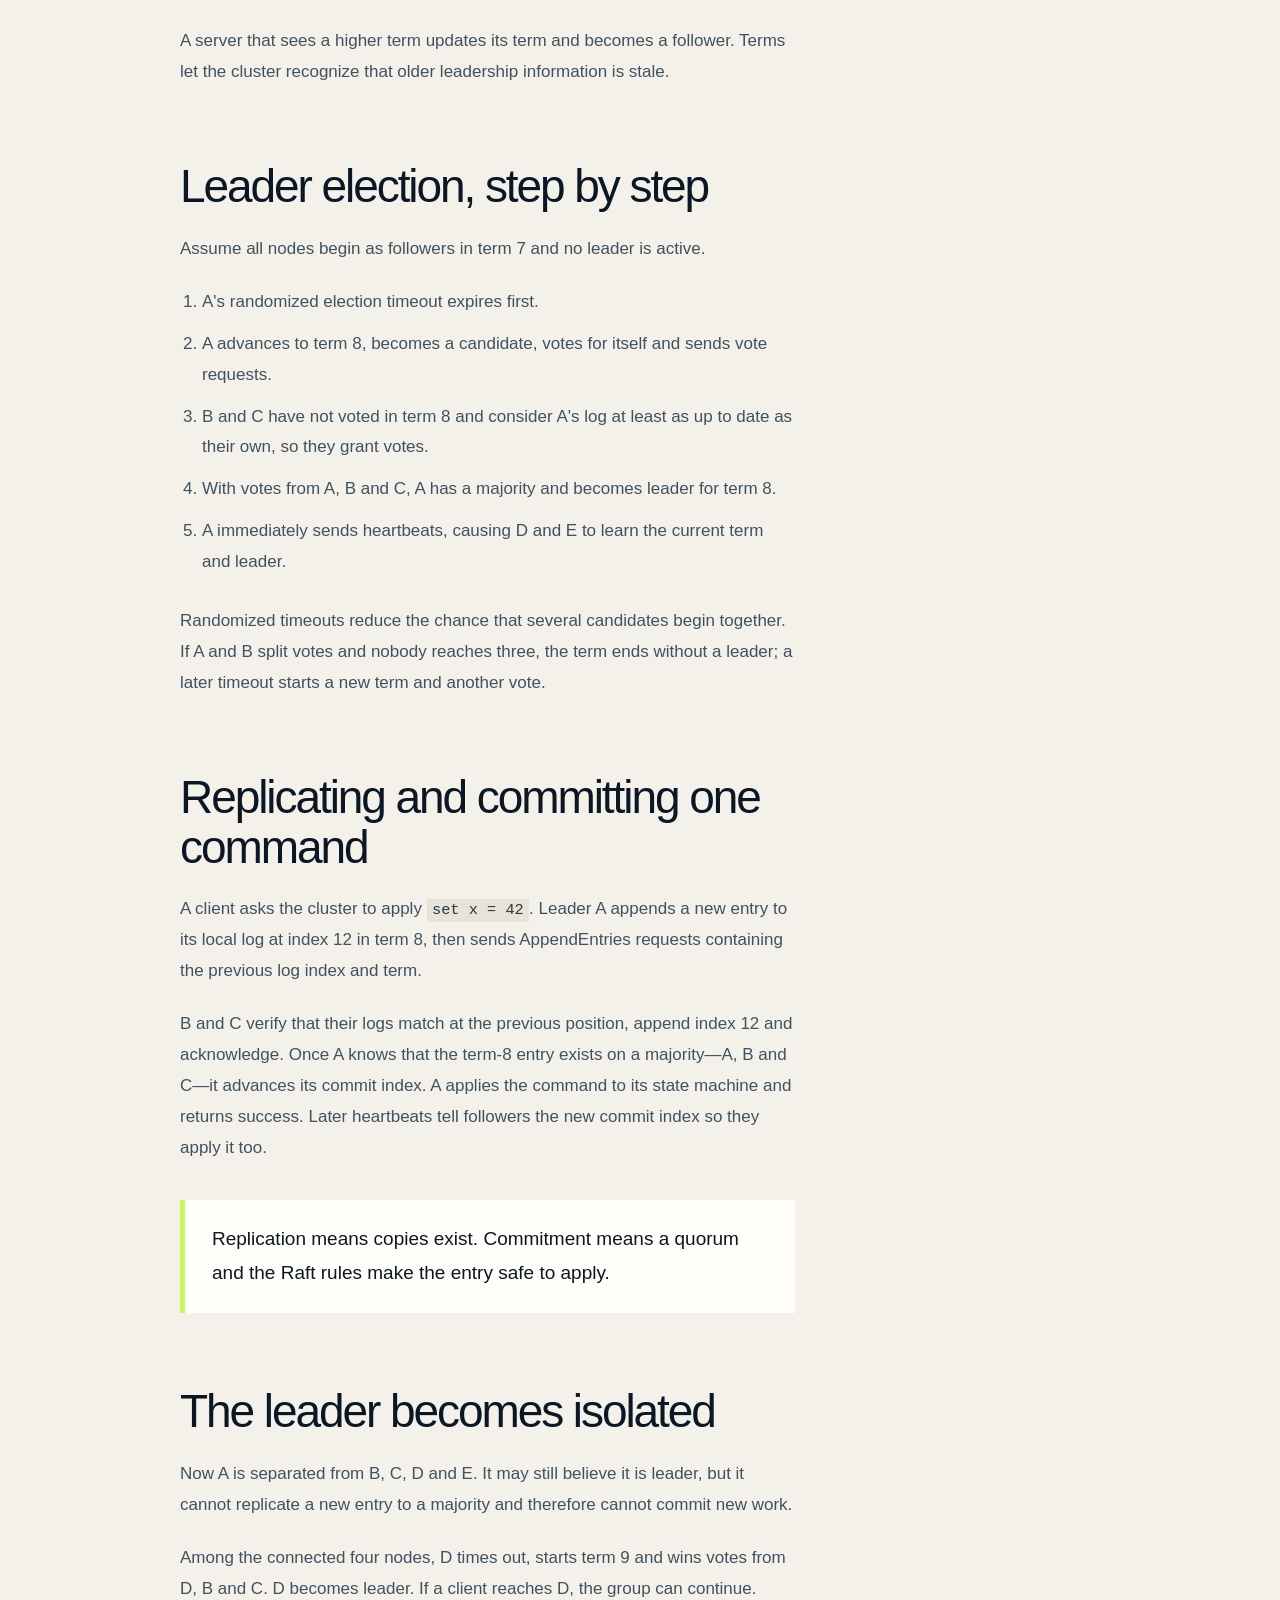
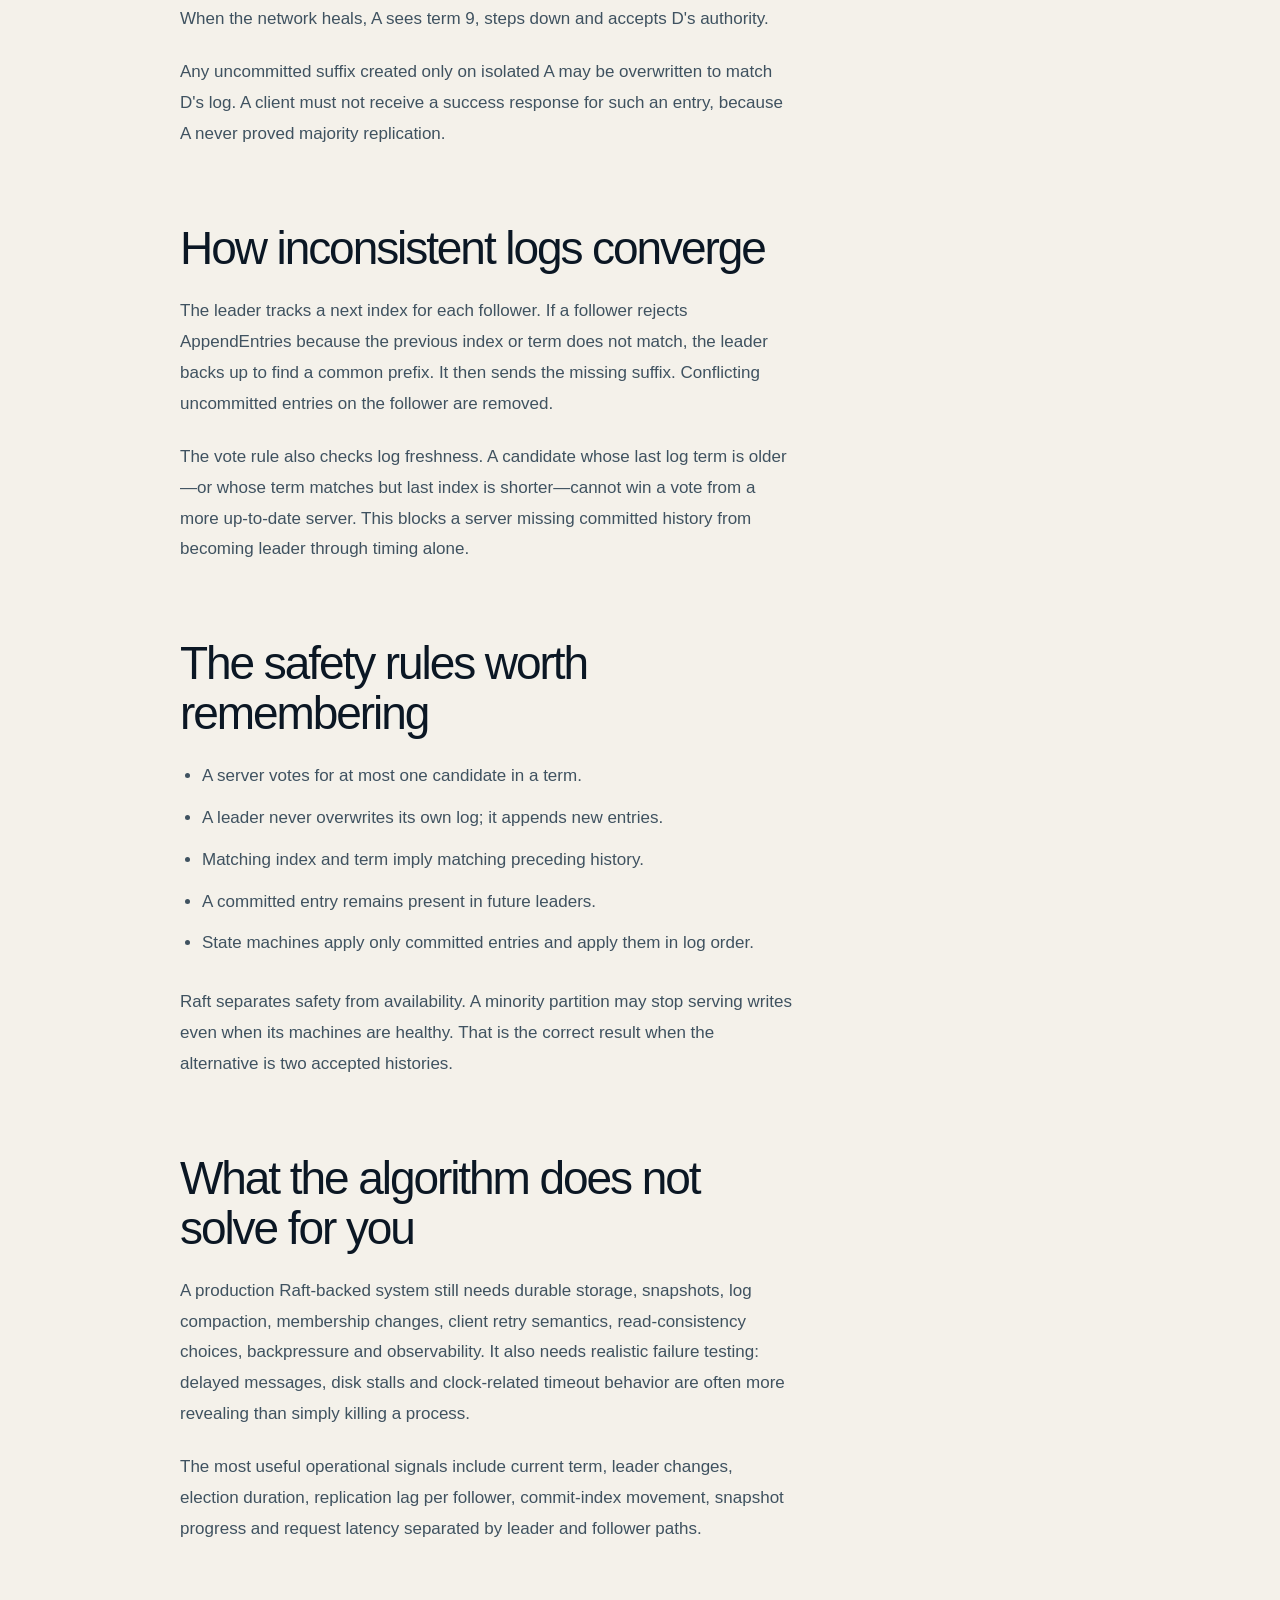
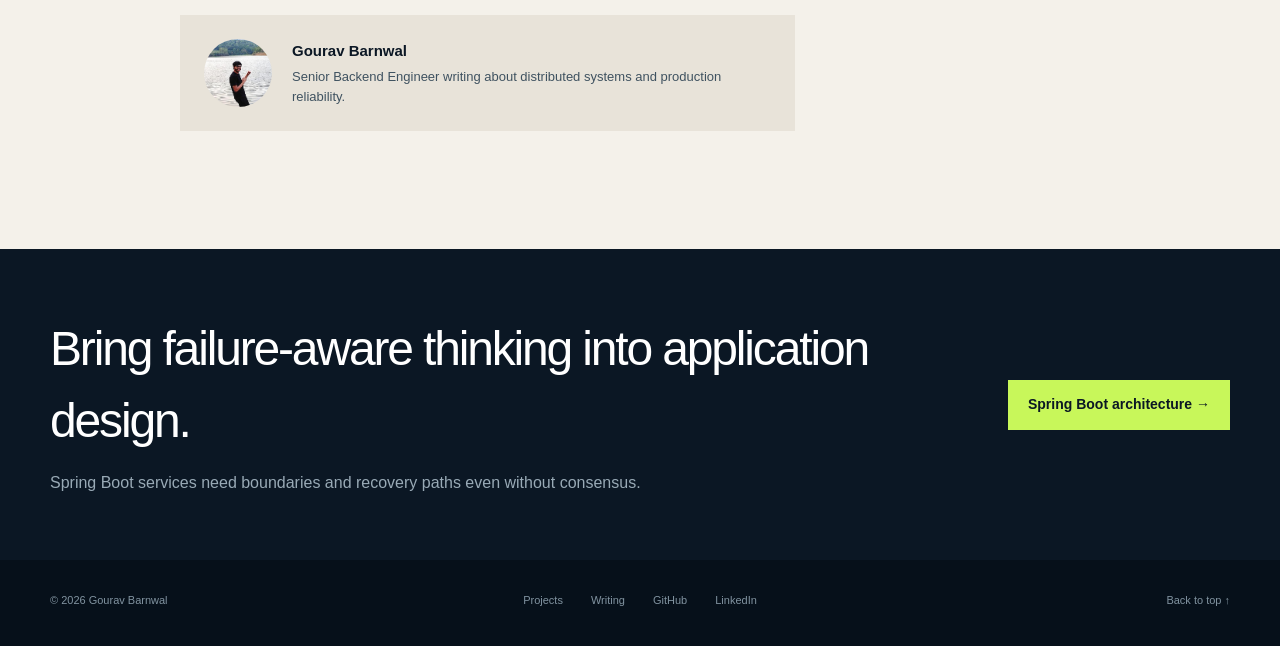
<file: writing/raft-consensus-five-nodes/index.html>
<!doctype html>
<html lang="en">
  <head>
    <meta charset="utf-8">
    <meta name="viewport" content="width=device-width, initial-scale=1">
    <title>Raft Consensus Algorithm Explained with Five Nodes | Gourav Barnwal</title>
    <meta name="description" content="Trace Raft leader election, log replication, quorum, split votes and recovery across a concrete five-node cluster.">
    <link rel="canonical" href="https://gouravbyte.github.io/writing/raft-consensus-five-nodes/">
    <link rel="icon" href="/assets/avatar.jpg" type="image/jpeg">
    <link rel="stylesheet" href="/assets/styles.css">
    <link rel="stylesheet" href="/assets/content.css">
    <meta property="og:title" content="Raft Consensus Algorithm Explained with Five Nodes">
    <meta property="og:description" content="Follow elections, replication and failures through one concrete five-node cluster.">
    <meta property="og:type" content="article">
    <meta property="og:url" content="https://gouravbyte.github.io/writing/raft-consensus-five-nodes/">
    <meta property="og:image" content="https://gouravbyte.github.io/assets/og.png">
    <meta property="og:image:width" content="1734">
    <meta property="og:image:height" content="907">
    <meta name="twitter:card" content="summary_large_image">
    <script type="application/ld+json">
      {
        "@context": "https://schema.org",
        "@graph": [
          {
            "@type": "TechArticle",
            "headline": "Raft Consensus Algorithm Explained with Five Nodes",
            "description": "A concrete walkthrough of Raft leader election, log replication, quorum and recovery.",
            "url": "https://gouravbyte.github.io/writing/raft-consensus-five-nodes/",
            "datePublished": "2026-09-09T09:42:14+05:30",
            "dateModified": "2026-09-09T09:42:14+05:30",
            "author": {"@type": "Person", "name": "Gourav Barnwal", "url": "https://gouravbyte.github.io/about/"},
            "about": ["Raft", "Consensus algorithms", "Distributed systems"],
            "proficiencyLevel": "Intermediate"
          },
          {
            "@type": "BreadcrumbList",
            "itemListElement": [
              {"@type": "ListItem", "position": 1, "name": "Home", "item": "https://gouravbyte.github.io/"},
              {"@type": "ListItem", "position": 2, "name": "Writing", "item": "https://gouravbyte.github.io/writing/"},
              {"@type": "ListItem", "position": 3, "name": "Raft Consensus", "item": "https://gouravbyte.github.io/writing/raft-consensus-five-nodes/"}
            ]
          }
        ]
      }
    </script>
  </head>
  <body class="content-page" id="top">
    <header class="site-header content-header">
      <a class="brand" href="/" aria-label="Gourav Barnwal — home"><span class="brand-mark">GB</span><span class="brand-name">Gourav Barnwal</span></a>
      <nav aria-label="Primary navigation"><a href="/projects/">Projects</a><a href="/writing/" aria-current="page">Writing</a><a href="/#experience">Experience</a><a href="/about/">About</a></nav>
      <a class="header-contact" href="mailto:gourav.byte@gmail.com">Let's talk <span aria-hidden="true">→</span></a>
    </header>
    <main>
      <div class="page-shell">
        <nav class="breadcrumb" aria-label="Breadcrumb"><a href="/">Home</a><span>/</span><a href="/writing/">Writing</a><span>/</span><span>Raft consensus</span></nav>
        <article><header class="page-hero"><p class="section-kicker">DISTRIBUTED SYSTEMS / 12 MIN READ</p><h1>Raft consensus explained with five nodes</h1><p class="page-deck">Consensus becomes easier to reason about when every timeout, vote and log entry has a node attached. Here is one five-node cluster, followed through success and failure.</p><div class="page-meta"><span>By Gourav Barnwal</span><span>Published Sep 9, 2026</span><span>Intermediate</span></div></header></article>
      </div>
      <div class="page-shell content-layout">
        <article class="article-body">
          <h2 id="goal">What Raft is trying to preserve</h2>
          <p>Five servers—A, B, C, D and E—maintain copies of one ordered log. Clients send commands that change a state machine. Raft's job is to make the healthy servers apply the same committed commands in the same order despite delay, restart and network partition.</p>
          <div class="node-diagram"><div class="leader">A · LEADER</div><div>B · FOLLOWER</div><div>C · FOLLOWER</div><div>D · FOLLOWER</div><div>E · FOLLOWER</div></div>
          <p>A five-node cluster needs a majority of three. It can therefore continue after two node failures, provided the remaining three can communicate. The majority rule is not a performance optimization; overlapping majorities are the bridge that prevents two conflicting histories from both becoming committed.</p>

          <h2 id="terms">Roles and terms</h2>
          <p>Each server is a follower, candidate or leader. Time is divided into monotonically increasing terms. A term usually starts with an election and has at most one leader accepted by a majority.</p>
          <ul>
            <li><strong>Follower:</strong> accepts leader replication and waits for heartbeats.</li>
            <li><strong>Candidate:</strong> increments its term, votes for itself and requests votes after an election timeout.</li>
            <li><strong>Leader:</strong> accepts client commands, appends them to its log and replicates them to followers.</li>
          </ul>
          <p>A server that sees a higher term updates its term and becomes a follower. Terms let the cluster recognize that older leadership information is stale.</p>

          <h2 id="election">Leader election, step by step</h2>
          <p>Assume all nodes begin as followers in term 7 and no leader is active.</p>
          <ol>
            <li>A's randomized election timeout expires first.</li>
            <li>A advances to term 8, becomes a candidate, votes for itself and sends vote requests.</li>
            <li>B and C have not voted in term 8 and consider A's log at least as up to date as their own, so they grant votes.</li>
            <li>With votes from A, B and C, A has a majority and becomes leader for term 8.</li>
            <li>A immediately sends heartbeats, causing D and E to learn the current term and leader.</li>
          </ol>
          <p>Randomized timeouts reduce the chance that several candidates begin together. If A and B split votes and nobody reaches three, the term ends without a leader; a later timeout starts a new term and another vote.</p>

          <h2 id="replication">Replicating and committing one command</h2>
          <p>A client asks the cluster to apply <code>set x = 42</code>. Leader A appends a new entry to its local log at index 12 in term 8, then sends AppendEntries requests containing the previous log index and term.</p>
          <p>B and C verify that their logs match at the previous position, append index 12 and acknowledge. Once A knows that the term-8 entry exists on a majority—A, B and C—it advances its commit index. A applies the command to its state machine and returns success. Later heartbeats tell followers the new commit index so they apply it too.</p>
          <blockquote><p>Replication means copies exist. Commitment means a quorum and the Raft rules make the entry safe to apply.</p></blockquote>

          <h2 id="failure">The leader becomes isolated</h2>
          <p>Now A is separated from B, C, D and E. It may still believe it is leader, but it cannot replicate a new entry to a majority and therefore cannot commit new work.</p>
          <p>Among the connected four nodes, D times out, starts term 9 and wins votes from D, B and C. D becomes leader. If a client reaches D, the group can continue. When the network heals, A sees term 9, steps down and accepts D's authority.</p>
          <p>Any uncommitted suffix created only on isolated A may be overwritten to match D's log. A client must not receive a success response for such an entry, because A never proved majority replication.</p>

          <h2 id="log-repair">How inconsistent logs converge</h2>
          <p>The leader tracks a next index for each follower. If a follower rejects AppendEntries because the previous index or term does not match, the leader backs up to find a common prefix. It then sends the missing suffix. Conflicting uncommitted entries on the follower are removed.</p>
          <p>The vote rule also checks log freshness. A candidate whose last log term is older—or whose term matches but last index is shorter—cannot win a vote from a more up-to-date server. This blocks a server missing committed history from becoming leader through timing alone.</p>

          <h2 id="safety">The safety rules worth remembering</h2>
          <ul>
            <li>A server votes for at most one candidate in a term.</li>
            <li>A leader never overwrites its own log; it appends new entries.</li>
            <li>Matching index and term imply matching preceding history.</li>
            <li>A committed entry remains present in future leaders.</li>
            <li>State machines apply only committed entries and apply them in log order.</li>
          </ul>
          <p>Raft separates safety from availability. A minority partition may stop serving writes even when its machines are healthy. That is the correct result when the alternative is two accepted histories.</p>

          <h2 id="production">What the algorithm does not solve for you</h2>
          <p>A production Raft-backed system still needs durable storage, snapshots, log compaction, membership changes, client retry semantics, read-consistency choices, backpressure and observability. It also needs realistic failure testing: delayed messages, disk stalls and clock-related timeout behavior are often more revealing than simply killing a process.</p>
          <p>The most useful operational signals include current term, leader changes, election duration, replication lag per follower, commit-index movement, snapshot progress and request latency separated by leader and follower paths.</p>
          <div class="author-box"><img src="/assets/avatar.jpg" alt="Gourav Barnwal" width="68" height="68"><div><strong>Gourav Barnwal</strong><p>Senior Backend Engineer writing about distributed systems and production reliability.</p></div></div>
        </article>
        <aside class="toc" aria-label="On this page"><span>On this page</span><ol><li><a href="#goal">The goal</a></li><li><a href="#terms">Roles &amp; terms</a></li><li><a href="#election">Election</a></li><li><a href="#replication">Replication</a></li><li><a href="#failure">Leader failure</a></li><li><a href="#log-repair">Log repair</a></li><li><a href="#safety">Safety</a></li><li><a href="#production">Production gaps</a></li></ol></aside>
      </div>
      <section class="content-cta"><div class="page-shell-wide content-cta-grid"><div><h2>Bring failure-aware thinking into application design.</h2><p>Spring Boot services need boundaries and recovery paths even without consensus.</p></div><a class="button" href="/writing/scalable-spring-boot-architecture/">Spring Boot architecture →</a></div></section>
    </main>
    <footer class="compact-footer"><div class="shell footer-bottom"><p>© 2026 Gourav Barnwal</p><div><a href="/projects/">Projects</a><a href="/writing/">Writing</a><a href="https://github.com/gouravbyte" rel="me">GitHub</a><a href="https://www.linkedin.com/in/gouravbyte/" rel="me">LinkedIn</a></div><a href="#top">Back to top ↑</a></div></footer>
  </body>
</html>
</file>
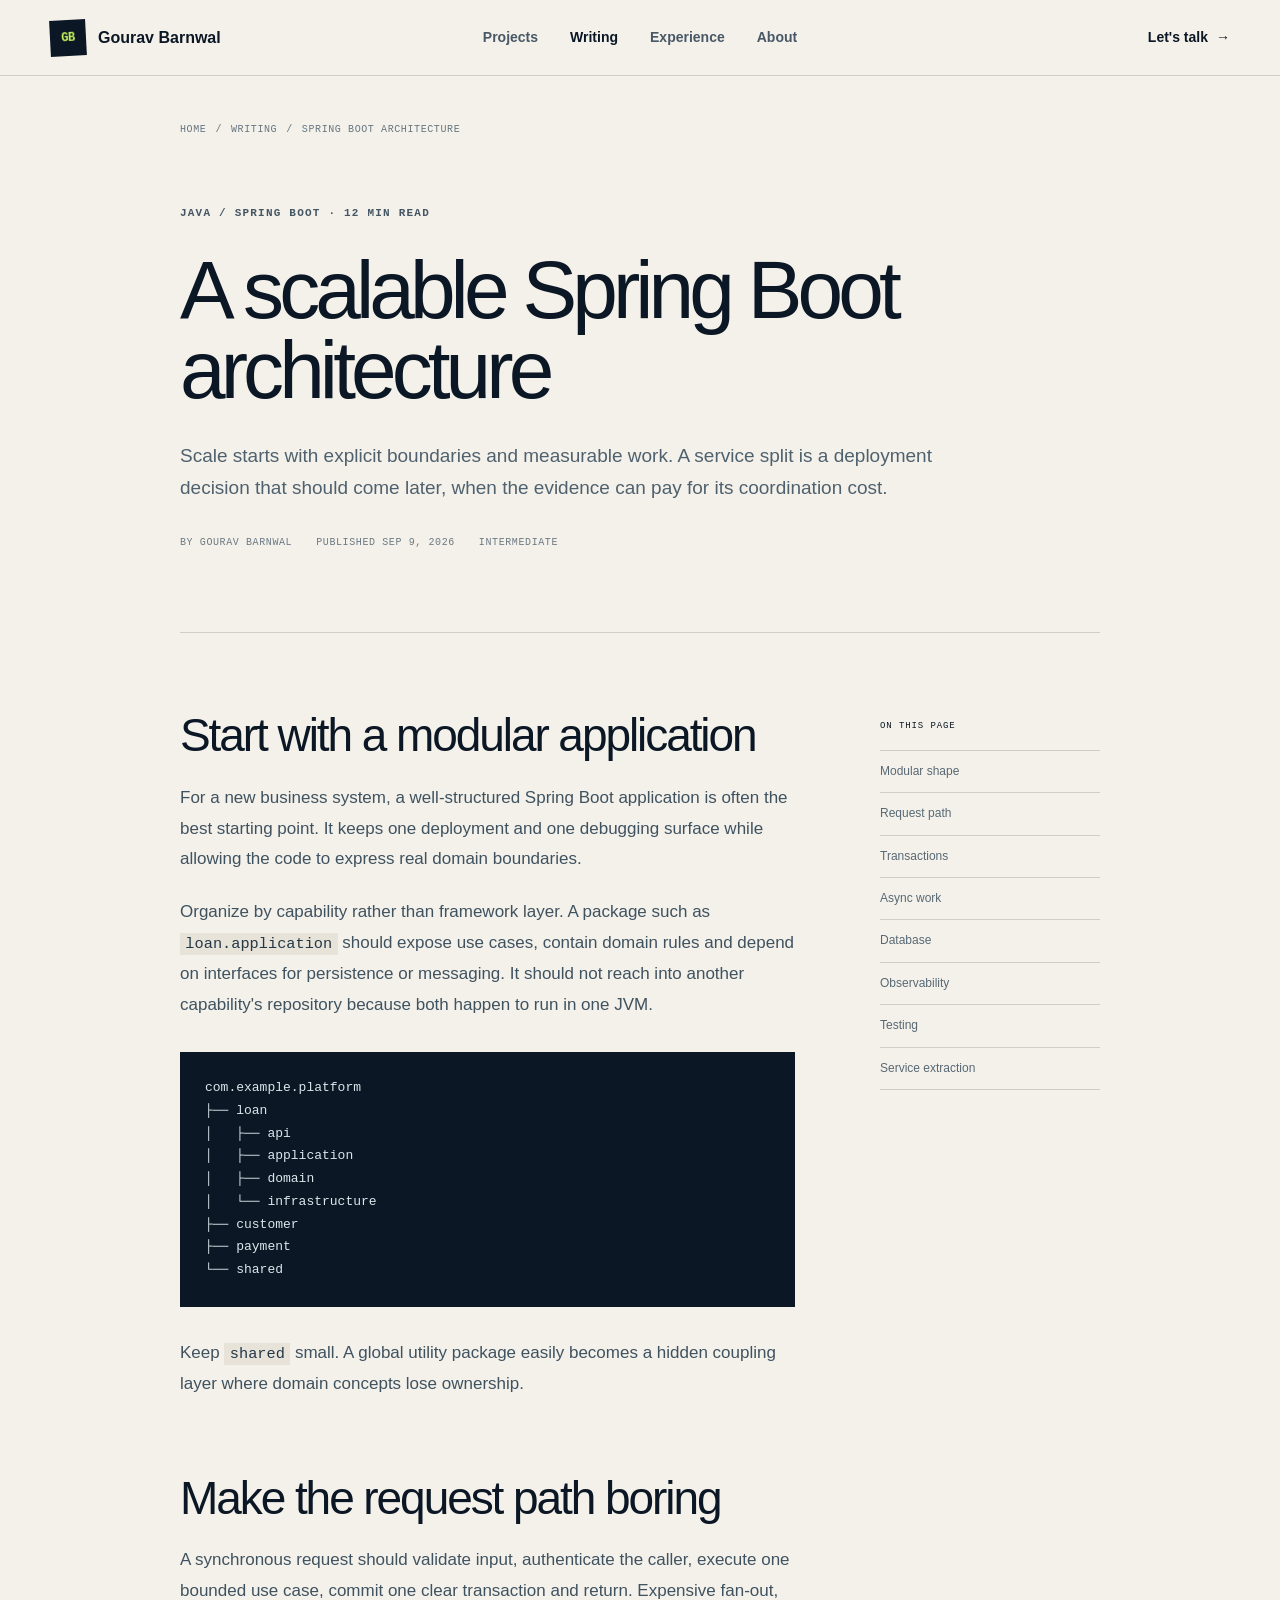
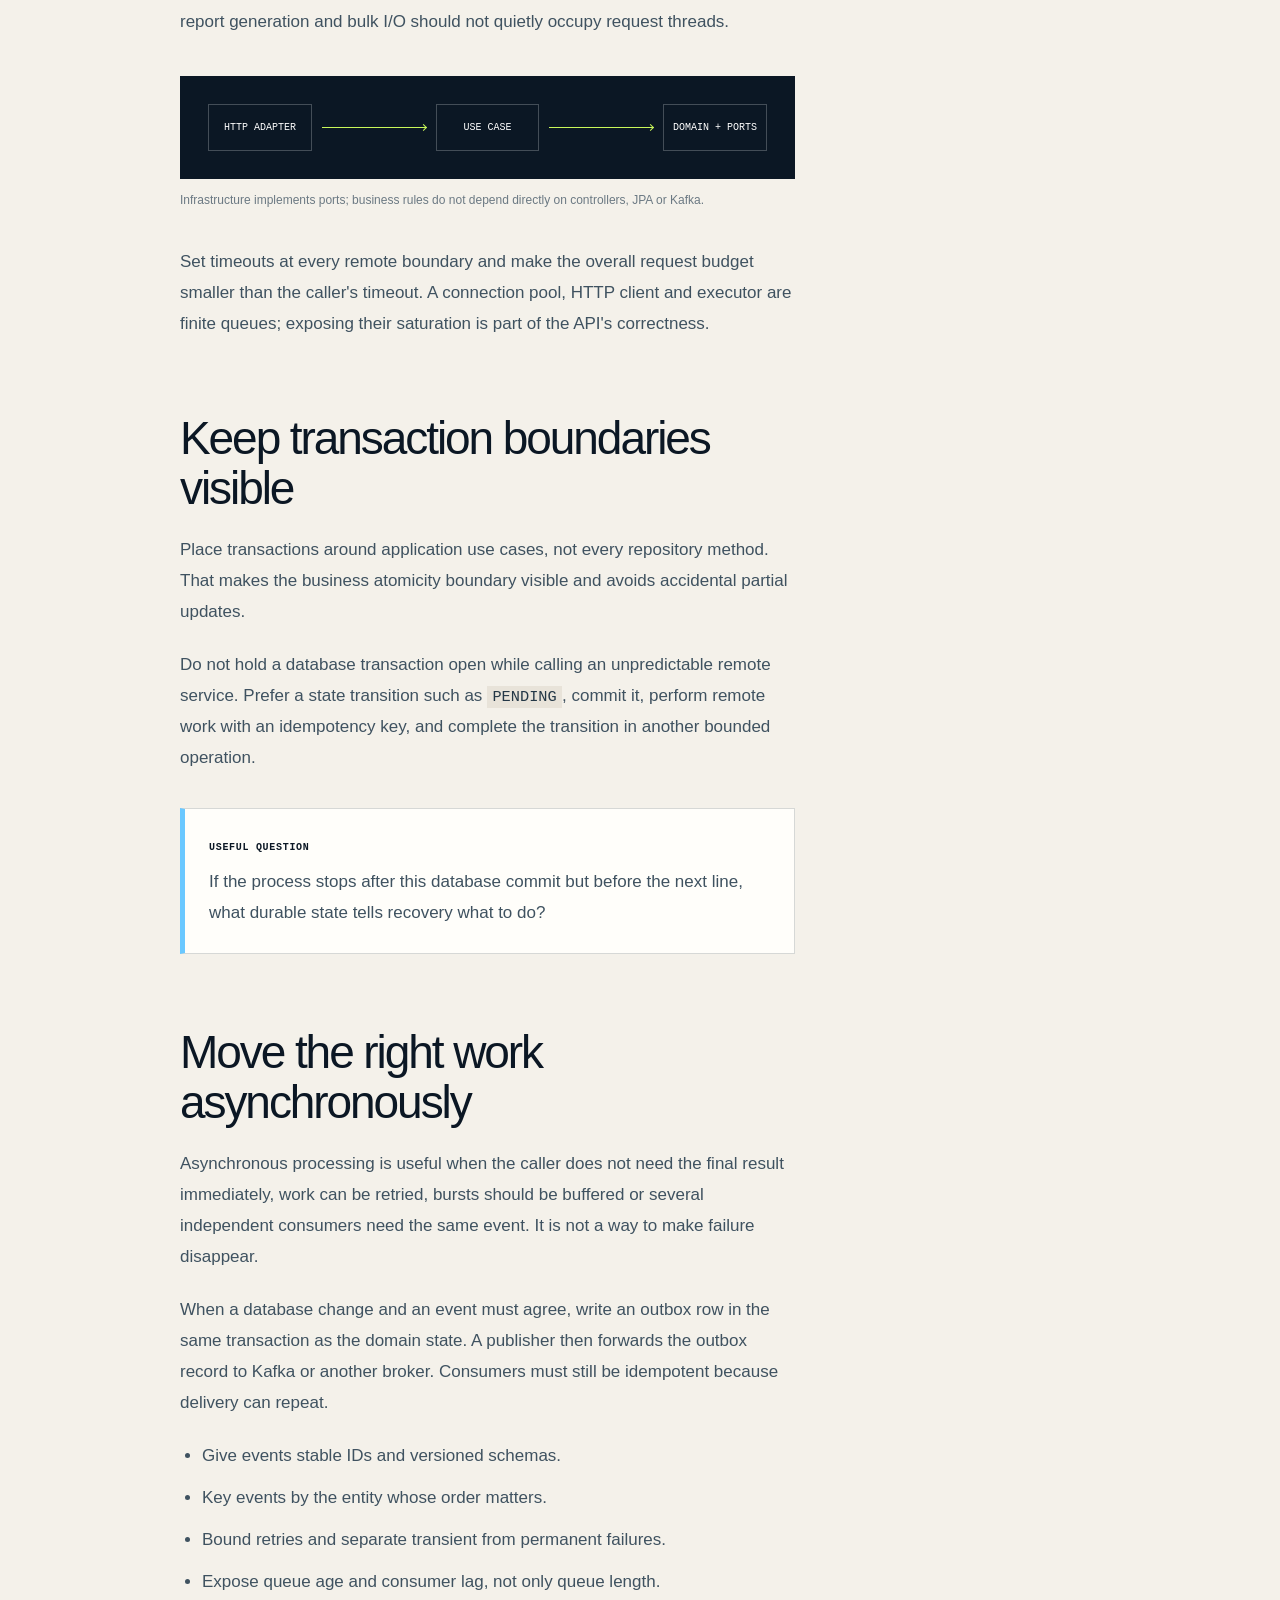
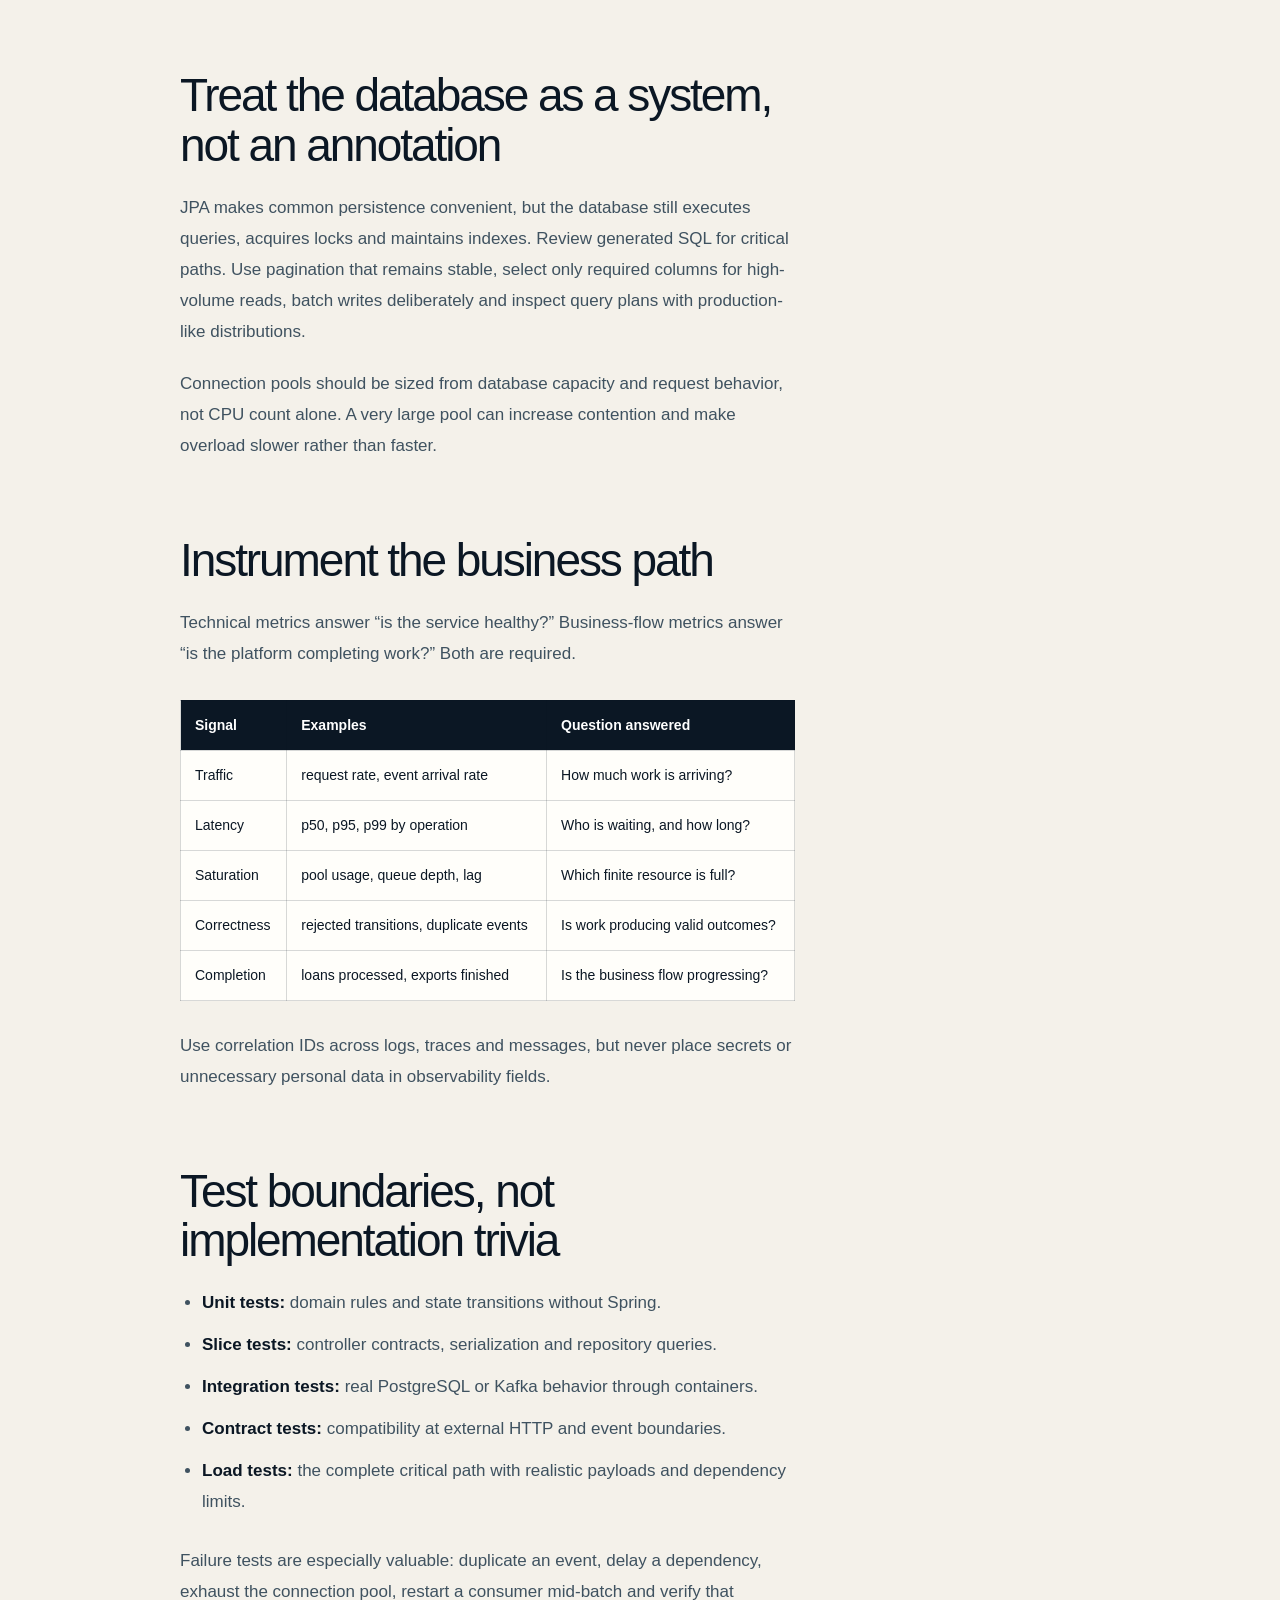
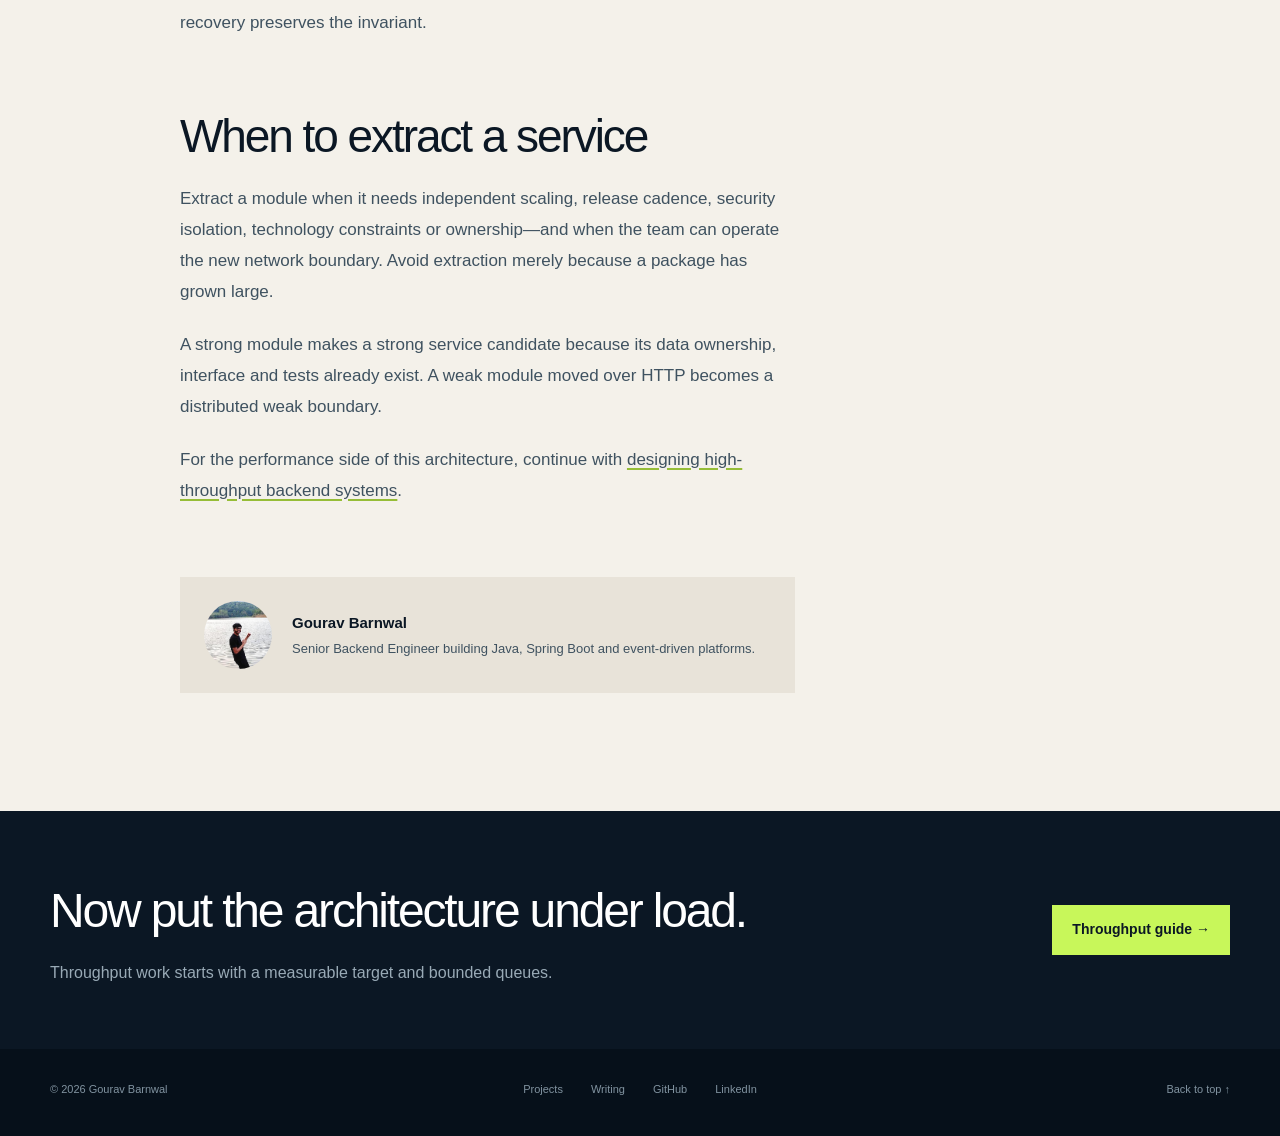
<file: writing/scalable-spring-boot-architecture/index.html>
<!doctype html>
<html lang="en">
  <head>
    <meta charset="utf-8">
    <meta name="viewport" content="width=device-width, initial-scale=1">
    <title>A Scalable Spring Boot Architecture | Gourav Barnwal</title>
    <meta name="description" content="A practical Spring Boot architecture for scalable backend systems: domain boundaries, transactions, asynchronous work, observability, tests and deployment.">
    <link rel="canonical" href="https://gouravbyte.github.io/writing/scalable-spring-boot-architecture/">
    <link rel="icon" href="/assets/avatar.jpg" type="image/jpeg">
    <link rel="stylesheet" href="/assets/styles.css">
    <link rel="stylesheet" href="/assets/content.css">
    <meta property="og:title" content="A Scalable Spring Boot Architecture">
    <meta property="og:description" content="Boundaries, transactions, async work and observability—without starting with premature microservices.">
    <meta property="og:type" content="article">
    <meta property="og:url" content="https://gouravbyte.github.io/writing/scalable-spring-boot-architecture/">
    <meta property="og:image" content="https://gouravbyte.github.io/assets/og.png">
    <meta property="og:image:width" content="1734">
    <meta property="og:image:height" content="907">
    <meta name="twitter:card" content="summary_large_image">
    <script type="application/ld+json">
      {
        "@context": "https://schema.org",
        "@graph": [
          {
            "@type": "TechArticle",
            "headline": "A Scalable Spring Boot Architecture",
            "description": "A practical architecture for scalable Spring Boot backend systems.",
            "url": "https://gouravbyte.github.io/writing/scalable-spring-boot-architecture/",
            "datePublished": "2026-09-09T09:42:14+05:30",
            "dateModified": "2026-09-09T09:42:14+05:30",
            "author": {"@type": "Person", "name": "Gourav Barnwal", "url": "https://gouravbyte.github.io/about/"},
            "about": ["Spring Boot", "Java", "Backend architecture"],
            "proficiencyLevel": "Intermediate"
          },
          {
            "@type": "BreadcrumbList",
            "itemListElement": [
              {"@type": "ListItem", "position": 1, "name": "Home", "item": "https://gouravbyte.github.io/"},
              {"@type": "ListItem", "position": 2, "name": "Writing", "item": "https://gouravbyte.github.io/writing/"},
              {"@type": "ListItem", "position": 3, "name": "Scalable Spring Boot Architecture", "item": "https://gouravbyte.github.io/writing/scalable-spring-boot-architecture/"}
            ]
          }
        ]
      }
    </script>
  </head>
  <body class="content-page" id="top">
    <header class="site-header content-header">
      <a class="brand" href="/" aria-label="Gourav Barnwal — home"><span class="brand-mark">GB</span><span class="brand-name">Gourav Barnwal</span></a>
      <nav aria-label="Primary navigation"><a href="/projects/">Projects</a><a href="/writing/" aria-current="page">Writing</a><a href="/#experience">Experience</a><a href="/about/">About</a></nav>
      <a class="header-contact" href="mailto:gourav.byte@gmail.com">Let's talk <span aria-hidden="true">→</span></a>
    </header>
    <main>
      <div class="page-shell">
        <nav class="breadcrumb" aria-label="Breadcrumb"><a href="/">Home</a><span>/</span><a href="/writing/">Writing</a><span>/</span><span>Spring Boot architecture</span></nav>
        <article><header class="page-hero"><p class="section-kicker">JAVA / SPRING BOOT · 12 MIN READ</p><h1>A scalable Spring Boot architecture</h1><p class="page-deck">Scale starts with explicit boundaries and measurable work. A service split is a deployment decision that should come later, when the evidence can pay for its coordination cost.</p><div class="page-meta"><span>By Gourav Barnwal</span><span>Published Sep 9, 2026</span><span>Intermediate</span></div></header></article>
      </div>
      <div class="page-shell content-layout">
        <article class="article-body">
          <h2 id="shape">Start with a modular application</h2>
          <p>For a new business system, a well-structured Spring Boot application is often the best starting point. It keeps one deployment and one debugging surface while allowing the code to express real domain boundaries.</p>
          <p>Organize by capability rather than framework layer. A package such as <code>loan.application</code> should expose use cases, contain domain rules and depend on interfaces for persistence or messaging. It should not reach into another capability's repository because both happen to run in one JVM.</p>
          <pre><code>com.example.platform
├── loan
│   ├── api
│   ├── application
│   ├── domain
│   └── infrastructure
├── customer
├── payment
└── shared</code></pre>
          <p>Keep <code>shared</code> small. A global utility package easily becomes a hidden coupling layer where domain concepts lose ownership.</p>

          <h2 id="request">Make the request path boring</h2>
          <p>A synchronous request should validate input, authenticate the caller, execute one bounded use case, commit one clear transaction and return. Expensive fan-out, report generation and bulk I/O should not quietly occupy request threads.</p>
          <figure><div class="diagram"><span>HTTP ADAPTER</span><b></b><span>USE CASE</span><b></b><span>DOMAIN + PORTS</span></div><figcaption>Infrastructure implements ports; business rules do not depend directly on controllers, JPA or Kafka.</figcaption></figure>
          <p>Set timeouts at every remote boundary and make the overall request budget smaller than the caller's timeout. A connection pool, HTTP client and executor are finite queues; exposing their saturation is part of the API's correctness.</p>

          <h2 id="transactions">Keep transaction boundaries visible</h2>
          <p>Place transactions around application use cases, not every repository method. That makes the business atomicity boundary visible and avoids accidental partial updates.</p>
          <p>Do not hold a database transaction open while calling an unpredictable remote service. Prefer a state transition such as <code>PENDING</code>, commit it, perform remote work with an idempotency key, and complete the transition in another bounded operation.</p>
          <div class="callout"><strong>Useful question</strong><p>If the process stops after this database commit but before the next line, what durable state tells recovery what to do?</p></div>

          <h2 id="async">Move the right work asynchronously</h2>
          <p>Asynchronous processing is useful when the caller does not need the final result immediately, work can be retried, bursts should be buffered or several independent consumers need the same event. It is not a way to make failure disappear.</p>
          <p>When a database change and an event must agree, write an outbox row in the same transaction as the domain state. A publisher then forwards the outbox record to Kafka or another broker. Consumers must still be idempotent because delivery can repeat.</p>
          <ul>
            <li>Give events stable IDs and versioned schemas.</li>
            <li>Key events by the entity whose order matters.</li>
            <li>Bound retries and separate transient from permanent failures.</li>
            <li>Expose queue age and consumer lag, not only queue length.</li>
          </ul>

          <h2 id="data">Treat the database as a system, not an annotation</h2>
          <p>JPA makes common persistence convenient, but the database still executes queries, acquires locks and maintains indexes. Review generated SQL for critical paths. Use pagination that remains stable, select only required columns for high-volume reads, batch writes deliberately and inspect query plans with production-like distributions.</p>
          <p>Connection pools should be sized from database capacity and request behavior, not CPU count alone. A very large pool can increase contention and make overload slower rather than faster.</p>

          <h2 id="observability">Instrument the business path</h2>
          <p>Technical metrics answer “is the service healthy?” Business-flow metrics answer “is the platform completing work?” Both are required.</p>
          <table>
            <thead><tr><th>Signal</th><th>Examples</th><th>Question answered</th></tr></thead>
            <tbody>
              <tr><td>Traffic</td><td>request rate, event arrival rate</td><td>How much work is arriving?</td></tr>
              <tr><td>Latency</td><td>p50, p95, p99 by operation</td><td>Who is waiting, and how long?</td></tr>
              <tr><td>Saturation</td><td>pool usage, queue depth, lag</td><td>Which finite resource is full?</td></tr>
              <tr><td>Correctness</td><td>rejected transitions, duplicate events</td><td>Is work producing valid outcomes?</td></tr>
              <tr><td>Completion</td><td>loans processed, exports finished</td><td>Is the business flow progressing?</td></tr>
            </tbody>
          </table>
          <p>Use correlation IDs across logs, traces and messages, but never place secrets or unnecessary personal data in observability fields.</p>

          <h2 id="testing">Test boundaries, not implementation trivia</h2>
          <ul>
            <li><strong>Unit tests:</strong> domain rules and state transitions without Spring.</li>
            <li><strong>Slice tests:</strong> controller contracts, serialization and repository queries.</li>
            <li><strong>Integration tests:</strong> real PostgreSQL or Kafka behavior through containers.</li>
            <li><strong>Contract tests:</strong> compatibility at external HTTP and event boundaries.</li>
            <li><strong>Load tests:</strong> the complete critical path with realistic payloads and dependency limits.</li>
          </ul>
          <p>Failure tests are especially valuable: duplicate an event, delay a dependency, exhaust the connection pool, restart a consumer mid-batch and verify that recovery preserves the invariant.</p>

          <h2 id="split">When to extract a service</h2>
          <p>Extract a module when it needs independent scaling, release cadence, security isolation, technology constraints or ownership—and when the team can operate the new network boundary. Avoid extraction merely because a package has grown large.</p>
          <p>A strong module makes a strong service candidate because its data ownership, interface and tests already exist. A weak module moved over HTTP becomes a distributed weak boundary.</p>
          <p>For the performance side of this architecture, continue with <a href="/writing/designing-high-throughput-backend-systems/">designing high-throughput backend systems</a>.</p>
          <div class="author-box"><img src="/assets/avatar.jpg" alt="Gourav Barnwal" width="68" height="68"><div><strong>Gourav Barnwal</strong><p>Senior Backend Engineer building Java, Spring Boot and event-driven platforms.</p></div></div>
        </article>
        <aside class="toc" aria-label="On this page"><span>On this page</span><ol><li><a href="#shape">Modular shape</a></li><li><a href="#request">Request path</a></li><li><a href="#transactions">Transactions</a></li><li><a href="#async">Async work</a></li><li><a href="#data">Database</a></li><li><a href="#observability">Observability</a></li><li><a href="#testing">Testing</a></li><li><a href="#split">Service extraction</a></li></ol></aside>
      </div>
      <section class="content-cta"><div class="page-shell-wide content-cta-grid"><div><h2>Now put the architecture under load.</h2><p>Throughput work starts with a measurable target and bounded queues.</p></div><a class="button" href="/writing/designing-high-throughput-backend-systems/">Throughput guide →</a></div></section>
    </main>
    <footer class="compact-footer"><div class="shell footer-bottom"><p>© 2026 Gourav Barnwal</p><div><a href="/projects/">Projects</a><a href="/writing/">Writing</a><a href="https://github.com/gouravbyte" rel="me">GitHub</a><a href="https://www.linkedin.com/in/gouravbyte/" rel="me">LinkedIn</a></div><a href="#top">Back to top ↑</a></div></footer>
  </body>
</html>
</file>
<file: assets/content.css>
.hero-tagline {
  color: var(--ink);
  font-family: var(--mono);
  font-size: 12px;
  font-weight: 760;
  letter-spacing: .06em;
  margin: -11px 0 22px;
  text-transform: uppercase;
}

.hero h1 {
  font-size: clamp(46px, 5vw, 72px);
}

.hero h1 span {
  font-size: .68em;
  line-height: 1.08;
  margin-top: .25em;
}

.writing-preview {
  background: var(--white);
  border-top: 1px solid var(--line);
}

.article-grid {
  display: grid;
  gap: 18px;
  grid-template-columns: repeat(3, 1fr);
}

.article-card {
  background: var(--paper);
  border: 1px solid var(--line);
  display: flex;
  flex-direction: column;
  min-height: 315px;
  padding: 30px;
  transition: box-shadow .2s, transform .2s;
}

.article-card:hover {
  box-shadow: 9px 9px 0 var(--acid);
  transform: translate(-3px, -3px);
}

.article-meta {
  color: #61717d;
  font-family: var(--mono);
  font-size: 9px;
  letter-spacing: .08em;
}

.article-card h3 {
  font-size: 27px;
  letter-spacing: -.038em;
  line-height: 1.14;
  margin: 32px 0 17px;
}

.article-card p {
  color: #5a6a76;
  font-size: 14px;
  line-height: 1.7;
  margin: 0;
}

.article-card strong {
  font-size: 12px;
  margin-top: auto;
  padding-top: 28px;
}

.about-link {
  margin-top: 28px;
  width: max-content;
}

.content-page {
  background: var(--paper);
}

.content-page .site-header {
  position: relative;
}

.content-header nav a[aria-current="page"] {
  color: var(--ink);
  text-decoration: underline;
  text-decoration-color: var(--acid);
  text-decoration-thickness: 5px;
  text-underline-offset: -2px;
}

.page-shell {
  margin-inline: auto;
  width: min(920px, 100% - 48px);
}

.page-shell-wide {
  margin-inline: auto;
  width: min(1180px, 100% - 48px);
}

.breadcrumb {
  color: #667681;
  display: flex;
  font-family: var(--mono);
  font-size: 10px;
  gap: 9px;
  letter-spacing: .06em;
  padding-top: 46px;
  text-transform: uppercase;
}

.breadcrumb a:hover {
  color: var(--ink);
}

.page-hero {
  border-bottom: 1px solid var(--line);
  padding: 68px 0 82px;
}

.page-hero .section-kicker {
  margin-bottom: 28px;
}

.page-hero h1 {
  font-size: clamp(48px, 7vw, 82px);
  letter-spacing: -.06em;
  line-height: .98;
  margin: 0;
  max-width: 990px;
}

.page-hero .page-deck {
  color: #4f616e;
  font-size: 19px;
  line-height: 1.65;
  margin: 30px 0 0;
  max-width: 780px;
}

.page-meta {
  color: #6b7983;
  display: flex;
  flex-wrap: wrap;
  font-family: var(--mono);
  font-size: 10px;
  gap: 10px 24px;
  letter-spacing: .06em;
  margin-top: 32px;
  text-transform: uppercase;
}

.content-layout {
  display: grid;
  gap: 85px;
  grid-template-columns: minmax(0, 1fr) 220px;
  padding-bottom: 118px;
  padding-top: 78px;
}

.article-body {
  min-width: 0;
}

.article-body h2 {
  font-size: clamp(31px, 4vw, 46px);
  letter-spacing: -.045em;
  line-height: 1.08;
  margin: 74px 0 22px;
  scroll-margin-top: 30px;
}

.article-body h2:first-child {
  margin-top: 0;
}

.article-body h3 {
  font-size: 24px;
  letter-spacing: -.025em;
  line-height: 1.2;
  margin: 44px 0 15px;
}

.article-body p,
.article-body li {
  color: #3f5260;
  font-size: 17px;
  line-height: 1.82;
}

.article-body p {
  margin: 0 0 22px;
}

.article-body ul,
.article-body ol {
  display: grid;
  gap: 11px;
  margin: 22px 0 28px;
  padding-left: 22px;
}

.article-body ul {
  list-style: disc;
}

.article-body ol {
  list-style: decimal;
}

.article-body strong {
  color: var(--ink);
}

.article-body a {
  text-decoration: underline;
  text-decoration-color: #96bd37;
  text-decoration-thickness: 2px;
  text-underline-offset: 3px;
}

.article-body blockquote {
  background: var(--white);
  border-left: 5px solid var(--acid);
  margin: 36px 0;
  padding: 22px 27px;
}

.article-body blockquote p {
  color: var(--ink);
  font-size: 19px;
  margin: 0;
}

.article-body pre {
  background: var(--ink);
  color: #dce6ed;
  font-size: 13px;
  line-height: 1.75;
  margin: 31px 0;
  overflow: auto;
  padding: 25px;
}

.article-body code {
  font-family: var(--mono);
}

.article-body :not(pre) > code {
  background: var(--paper-deep);
  color: #233746;
  font-size: .9em;
  padding: .14em .35em;
}

.article-body table {
  background: var(--white);
  font-size: 14px;
  margin: 30px 0;
  width: 100%;
}

.article-body th,
.article-body td {
  border: 1px solid var(--line);
  padding: 14px;
  text-align: left;
  vertical-align: top;
}

.article-body th {
  background: var(--ink);
  color: #fff;
}

.article-body figure {
  margin: 38px 0;
}

.article-body figcaption {
  color: #6b7983;
  font-size: 12px;
  margin-top: 12px;
}

.diagram {
  align-items: center;
  background: var(--ink);
  color: #fff;
  display: grid;
  gap: 10px;
  grid-template-columns: repeat(5, 1fr);
  padding: 28px;
}

.diagram span {
  border: 1px solid #ffffff3b;
  font-family: var(--mono);
  font-size: 10px;
  padding: 15px 8px;
  text-align: center;
}

.diagram b {
  background: var(--acid);
  height: 1px;
  position: relative;
}

.diagram b::after {
  border: solid var(--acid);
  border-width: 1px 1px 0 0;
  content: "";
  height: 5px;
  position: absolute;
  right: 0;
  top: -2px;
  transform: rotate(45deg);
  width: 5px;
}

.node-diagram {
  background: var(--ink);
  color: #fff;
  display: grid;
  gap: 12px;
  grid-template-columns: repeat(5, 1fr);
  padding: 28px;
}

.node-diagram div {
  border: 1px solid #ffffff3b;
  font-family: var(--mono);
  font-size: 10px;
  padding: 18px 8px;
  text-align: center;
}

.node-diagram .leader {
  background: var(--acid);
  border-color: var(--acid);
  color: var(--ink);
}

.callout {
  background: var(--white);
  border: 1px solid var(--line);
  border-left: 5px solid var(--blue);
  margin: 34px 0;
  padding: 24px;
}

.callout > strong {
  font-family: var(--mono);
  font-size: 10px;
  letter-spacing: .07em;
  text-transform: uppercase;
}

.callout p {
  margin: 10px 0 0;
}

.toc {
  align-self: start;
  position: sticky;
  top: 28px;
}

.toc > span {
  font-family: var(--mono);
  font-size: 9px;
  letter-spacing: .1em;
  text-transform: uppercase;
}

.toc ol {
  border-top: 1px solid var(--line);
  gap: 0;
  list-style: none;
  margin-top: 15px;
}

.toc li {
  border-bottom: 1px solid var(--line);
}

.toc a {
  color: #586975;
  display: block;
  font-size: 12px;
  line-height: 1.45;
  padding: 12px 0;
}

.toc a:hover {
  color: var(--ink);
}

.content-cta {
  background: var(--ink);
  color: #fff;
  padding: 64px 0;
}

.content-cta-grid {
  align-items: center;
  display: grid;
  gap: 40px;
  grid-template-columns: 1fr auto;
}

.content-cta h2 {
  font-size: clamp(30px, 4vw, 48px);
  letter-spacing: -.045em;
  margin: 0;
}

.content-cta p {
  color: #99aab6;
  line-height: 1.6;
  margin: 13px 0 0;
}

.content-cta .button {
  background: var(--acid);
  color: var(--ink);
}

.compact-footer {
  padding-top: 0;
}

.compact-footer .footer-bottom {
  border-top: 0;
  margin-top: 0;
}

.collection-hero {
  padding-bottom: 66px;
}

.collection-grid {
  display: grid;
  gap: 20px;
  grid-template-columns: repeat(2, 1fr);
  padding-bottom: 115px;
  padding-top: 70px;
}

.collection-card {
  background: var(--white);
  border: 1px solid var(--line);
  display: flex;
  flex-direction: column;
  min-height: 340px;
  padding: 34px;
  transition: box-shadow .2s, transform .2s;
}

.collection-card:hover {
  box-shadow: 10px 10px 0 var(--acid);
  transform: translate(-3px, -3px);
}

.collection-card .card-index {
  color: #70808b;
  font-family: var(--mono);
  font-size: 10px;
}

.collection-card h2 {
  font-size: 32px;
  letter-spacing: -.04em;
  line-height: 1.1;
  margin: 45px 0 15px;
}

.collection-card p {
  color: #5a6a76;
  font-size: 14px;
  line-height: 1.7;
  margin: 0;
}

.collection-card .tag-list {
  margin-top: 24px;
}

.collection-card > strong {
  font-size: 12px;
  margin-top: auto;
  padding-top: 30px;
}

.project-facts {
  background: var(--line);
  border: 1px solid var(--line);
  display: grid;
  gap: 1px;
  grid-template-columns: repeat(3, 1fr);
  margin: 42px 0;
}

.project-facts div {
  background: var(--white);
  padding: 20px;
}

.project-facts span {
  color: #6d7b84;
  display: block;
  font-family: var(--mono);
  font-size: 9px;
  letter-spacing: .08em;
  text-transform: uppercase;
}

.project-facts strong {
  display: block;
  font-size: 15px;
  margin-top: 8px;
}

.writing-list {
  border-top: 1px solid var(--ink);
  margin-bottom: 115px;
  margin-top: 70px;
}

.writing-row {
  align-items: center;
  border-bottom: 1px solid var(--line);
  display: grid;
  gap: 35px;
  grid-template-columns: 150px 1fr 120px;
  padding: 34px 0;
}

.writing-row > span {
  color: #6d7a83;
  font-family: var(--mono);
  font-size: 9px;
  letter-spacing: .06em;
  text-transform: uppercase;
}

.writing-row h2 {
  font-size: 27px;
  letter-spacing: -.035em;
  margin: 0 0 10px;
}

.writing-row p {
  color: #596a76;
  font-size: 14px;
  line-height: 1.6;
  margin: 0;
}

.writing-row > strong {
  font-size: 12px;
  text-align: right;
}

.writing-row:hover h2 {
  text-decoration: underline;
  text-decoration-color: var(--acid);
  text-decoration-thickness: 8px;
  text-underline-offset: -3px;
}

.author-box {
  align-items: center;
  background: var(--paper-deep);
  display: grid;
  gap: 20px;
  grid-template-columns: 68px 1fr;
  margin-top: 70px;
  padding: 24px;
}

.author-box img {
  border-radius: 50%;
  height: 68px;
  object-fit: cover;
  width: 68px;
}

.author-box strong {
  font-size: 15px;
}

.author-box p {
  font-size: 13px;
  line-height: 1.55;
  margin: 4px 0 0;
}

@media (max-width: 980px) {
  .article-grid,
  .collection-grid {
    grid-template-columns: 1fr;
  }

  .content-layout {
    grid-template-columns: 1fr;
  }

  .toc {
    grid-row: 1;
    position: relative;
    top: auto;
  }

  .writing-row {
    grid-template-columns: 120px 1fr;
  }

  .writing-row > strong {
    display: none;
  }
}

@media (max-width: 720px) {
  .page-shell,
  .page-shell-wide {
    width: min(100% - 30px, 1180px);
  }

  .page-hero {
    padding: 48px 0 60px;
  }

  .page-hero h1 {
    font-size: 47px;
  }

  .page-hero .page-deck {
    font-size: 16px;
  }

  .content-layout {
    gap: 48px;
    padding-bottom: 82px;
    padding-top: 58px;
  }

  .article-body p,
  .article-body li {
    font-size: 16px;
  }

  .diagram {
    grid-template-columns: 1fr;
  }

  .diagram b {
    height: 20px;
    justify-self: center;
    width: 1px;
  }

  .diagram b::after {
    bottom: 0;
    right: -2px;
    top: auto;
    transform: rotate(135deg);
  }

  .node-diagram {
    grid-template-columns: 1fr;
  }

  .content-cta-grid,
  .project-facts,
  .writing-row {
    grid-template-columns: 1fr;
  }

  .collection-grid {
    padding-bottom: 82px;
    padding-top: 48px;
  }

  .collection-card {
    min-height: 310px;
    padding: 26px;
  }

  .writing-row {
    gap: 13px;
    padding: 28px 0;
  }

  .article-grid {
    gap: 14px;
  }

  .article-card {
    min-height: 280px;
    padding: 25px;
  }

  .footer-bottom > div {
    gap: 14px;
  }

  .hero-tagline {
    margin-top: -4px;
  }

  .content-header .header-contact {
    display: none;
  }
}
</file>
<file: assets/styles.css>
/*! tailwindcss v4.2.1 | MIT License | https://tailwindcss.com */
@layer theme{:root,:host{--font-sans:ui-sans-serif, system-ui, sans-serif, "Apple Color Emoji", "Segoe UI Emoji", "Segoe UI Symbol", "Noto Color Emoji";--font-mono:ui-monospace, SFMono-Regular, Menlo, Monaco, Consolas, "Liberation Mono", "Courier New", monospace;--spacing:.25rem;--default-font-family:var(--font-sans);--default-mono-font-family:var(--font-mono)}}@layer base{*,:after,:before{box-sizing:border-box;border:0 solid;margin:0;padding:0}::backdrop{box-sizing:border-box;border:0 solid;margin:0;padding:0}::file-selector-button{box-sizing:border-box;border:0 solid;margin:0;padding:0}html,:host{-webkit-text-size-adjust:100%;tab-size:4;line-height:1.5;font-family:var(--default-font-family,ui-sans-serif, system-ui, sans-serif, "Apple Color Emoji", "Segoe UI Emoji", "Segoe UI Symbol", "Noto Color Emoji");font-feature-settings:var(--default-font-feature-settings,normal);font-variation-settings:var(--default-font-variation-settings,normal);-webkit-tap-highlight-color:transparent}hr{height:0;color:inherit;border-top-width:1px}abbr:where([title]){-webkit-text-decoration:underline dotted;text-decoration:underline dotted}h1,h2,h3,h4,h5,h6{font-size:inherit;font-weight:inherit}a{color:inherit;-webkit-text-decoration:inherit;-webkit-text-decoration:inherit;-webkit-text-decoration:inherit;-webkit-text-decoration:inherit;text-decoration:inherit}b,strong{font-weight:bolder}code,kbd,samp,pre{font-family:var(--default-mono-font-family,ui-monospace, SFMono-Regular, Menlo, Monaco, Consolas, "Liberation Mono", "Courier New", monospace);font-feature-settings:var(--default-mono-font-feature-settings,normal);font-variation-settings:var(--default-mono-font-variation-settings,normal);font-size:1em}small{font-size:80%}sub,sup{vertical-align:baseline;font-size:75%;line-height:0;position:relative}sub{bottom:-.25em}sup{top:-.5em}table{text-indent:0;border-color:inherit;border-collapse:collapse}:-moz-focusring{outline:auto}progress{vertical-align:baseline}summary{display:list-item}ol,ul,menu{list-style:none}img,svg,video,canvas,audio,iframe,embed,object{vertical-align:middle;display:block}img,video{max-width:100%;height:auto}button,input,select,optgroup,textarea{font:inherit;font-feature-settings:inherit;font-variation-settings:inherit;letter-spacing:inherit;color:inherit;opacity:1;background-color:#0000;border-radius:0}::file-selector-button{font:inherit;font-feature-settings:inherit;font-variation-settings:inherit;letter-spacing:inherit;color:inherit;opacity:1;background-color:#0000;border-radius:0}:where(select:is([multiple],[size])) optgroup{font-weight:bolder}:where(select:is([multiple],[size])) optgroup option{padding-inline-start:20px}::file-selector-button{margin-inline-end:4px}::placeholder{opacity:1}@supports (not ((-webkit-appearance:-apple-pay-button))) or (contain-intrinsic-size:1px){::placeholder{color:currentColor}@supports (color:color-mix(in lab, red, red)){::placeholder{color:color-mix(in oklab, currentcolor 50%, transparent)}}}textarea{resize:vertical}::-webkit-search-decoration{-webkit-appearance:none}::-webkit-date-and-time-value{min-height:1lh;text-align:inherit}::-webkit-datetime-edit{display:inline-flex}::-webkit-datetime-edit-fields-wrapper{padding:0}::-webkit-datetime-edit{padding-block:0}::-webkit-datetime-edit-year-field{padding-block:0}::-webkit-datetime-edit-month-field{padding-block:0}::-webkit-datetime-edit-day-field{padding-block:0}::-webkit-datetime-edit-hour-field{padding-block:0}::-webkit-datetime-edit-minute-field{padding-block:0}::-webkit-datetime-edit-second-field{padding-block:0}::-webkit-datetime-edit-millisecond-field{padding-block:0}::-webkit-datetime-edit-meridiem-field{padding-block:0}::-webkit-calendar-picker-indicator{line-height:1}:-moz-ui-invalid{box-shadow:none}button,input:where([type=button],[type=reset],[type=submit]){-webkit-appearance:button;appearance:button}::file-selector-button{-webkit-appearance:button;appearance:button}::-webkit-inner-spin-button{height:auto}::-webkit-outer-spin-button{height:auto}[hidden]:where(:not([hidden=until-found])){display:none!important}}@layer components;@layer utilities{.invisible{visibility:hidden}.start{inset-inline-start:var(--spacing)}}:root{--ink:#0b1724;--ink-soft:#1a2c3e;--paper:#f4f1ea;--paper-deep:#e8e3d9;--white:#fffefa;--muted:#62707d;--line:#0b172429;--acid:#c8f75a;--blue:#6ac8ff;--mono:"SFMono-Regular", Consolas, "Liberation Mono", monospace;--sans:Inter, ui-sans-serif, -apple-system, BlinkMacSystemFont, "Segoe UI", sans-serif}*{box-sizing:border-box}html{scroll-behavior:smooth}body{background:var(--paper);color:var(--ink);font-family:var(--sans);-webkit-font-smoothing:antialiased;margin:0}a{color:inherit;text-decoration:none}.shell{width:min(1180px,100% - 48px);margin-inline:auto}.site-header{-webkit-backdrop-filter:blur(18px);backdrop-filter:blur(18px);border-bottom:1px solid var(--line);z-index:20;background:#f4f1eae6;grid-template-columns:1fr auto 1fr;align-items:center;height:76px;padding:0 max(24px,50vw - 590px);display:grid;position:sticky;top:0}.brand{align-items:center;gap:12px;font-weight:760;display:flex}.brand-mark{background:var(--ink);color:var(--acid);font-family:var(--mono);letter-spacing:-.04em;justify-content:center;align-items:center;width:36px;height:36px;font-size:12px;display:flex;transform:rotate(-3deg)}.site-header nav{gap:32px;display:flex}.site-header nav a{color:#485866;font-size:14px;font-weight:650}.site-header nav a:hover{color:var(--ink)}.header-contact{justify-self:end;align-items:center;gap:8px;font-size:14px;font-weight:750;display:flex}.header-contact svg{transition:transform .2s}.header-contact:hover svg{transform:translate(4px)}.hero{grid-template-columns:minmax(0,1.15fr) minmax(390px,.85fr);column-gap:88px;min-height:700px;padding-top:100px;padding-bottom:34px;display:grid;position:relative}.hero:before{background-image:linear-gradient(var(--line) 1px, transparent 1px), linear-gradient(90deg, var(--line) 1px, transparent 1px);content:"";opacity:.25;pointer-events:none;background-size:48px 48px;width:500px;height:270px;position:absolute;top:34px;right:-80px;-webkit-mask-image:linear-gradient(to bottom left,#000,#0000 70%);mask-image:linear-gradient(to bottom left,#000,#0000 70%)}.hero-copy{z-index:1;position:relative}.eyebrow,.section-kicker{color:#445664;font-family:var(--mono);letter-spacing:.11em;text-transform:uppercase;align-items:center;margin:0;font-size:11px;font-weight:700;display:flex}.pulse{background:#61b833;border-radius:50%;width:7px;height:7px;margin-right:13px;box-shadow:0 0 0 5px #61b83321}.hero h1{letter-spacing:-.067em;max-width:760px;margin:40px 0 30px;font-size:clamp(54px,6.1vw,88px);line-height:.96}.hero h1 span{color:#6e7c86;display:block}.hero-lede{color:#455766;max-width:650px;margin:0;font-size:19px;line-height:1.62}.hero-actions{flex-wrap:wrap;gap:12px;margin-top:38px;display:flex}.button{align-items:center;gap:11px;min-height:50px;padding:0 20px;font-size:14px;font-weight:750;display:inline-flex}.button-primary{background:var(--ink);color:#fff}.button-primary:hover{background:var(--ink-soft)}.button-primary svg{color:var(--acid)}.button-secondary{border:1px solid var(--line)}.button-secondary:hover{background:var(--white)}.signal-card{background:var(--ink);box-shadow:20px 24px 0 var(--paper-deep);color:#fff;z-index:1;align-self:center;min-height:430px;padding:26px;position:relative}.signal-card:after{content:"";pointer-events:none;border:1px solid #6ac8ff59;position:absolute;inset:12px}.signal-head{color:#91a7ba;font-family:var(--mono);letter-spacing:.1em;z-index:1;border-bottom:1px solid #ffffff26;justify-content:space-between;padding:0 2px 20px;font-size:10px;display:flex;position:relative}.live{color:var(--acid)}.live i{background:var(--acid);border-radius:50%;width:6px;height:6px;margin-right:7px;display:inline-block}.signal-main{z-index:1;padding:34px 4px 28px;position:relative}.signal-main p,.signal-grid span{color:#91a7ba;font-family:var(--mono);letter-spacing:.1em;margin:0 0 8px;font-size:10px}.signal-main strong{color:var(--acid);font-family:var(--mono);letter-spacing:-.08em;font-size:58px;font-weight:500;line-height:.95;display:block}.signal-main>span{color:#b5c1cc;font-family:var(--mono);margin-top:10px;font-size:12px;display:block}.signal-grid{z-index:1;border-top:1px solid #ffffff26;border-bottom:1px solid #ffffff26;grid-template-columns:1fr 1fr;display:grid;position:relative}.signal-grid div{padding:20px 4px}.signal-grid div:nth-child(odd){border-right:1px solid #ffffff26}.signal-grid div:nth-child(-n+2){border-bottom:1px solid #ffffff26}.signal-grid strong{font-family:var(--mono);font-size:20px;font-weight:600;display:block}.signal-flow{color:#8fa1af;font-family:var(--mono);letter-spacing:.08em;z-index:1;justify-content:space-between;align-items:center;padding:24px 4px 3px;font-size:9px;display:flex;position:relative}.signal-flow b{background:#426172;width:32px;height:1px;position:relative}.signal-flow b:after{content:"";border:1px solid #6ac8ff;border-width:1px 1px 0 0;width:4px;height:4px;position:absolute;top:-2px;right:0;transform:rotate(45deg)}.hero-foot{color:#73808a;font-family:var(--mono);letter-spacing:.1em;text-transform:uppercase;flex-wrap:wrap;grid-column:1/-1;align-self:end;align-items:center;gap:14px;margin-top:64px;font-size:10px;display:flex}.hero-foot i{background:#aeb5b8;border-radius:50%;width:3px;height:3px}.impact-band{background:var(--white);border-bottom:1px solid var(--line);border-top:1px solid var(--line)}.impact-grid{grid-template-columns:150px 1fr 250px;align-items:start;gap:70px;padding-top:70px;padding-bottom:70px;display:grid}.impact-statement{letter-spacing:-.04em;margin:-10px 0 0;font-size:clamp(30px,3.5vw,48px);line-height:1.16}.impact-statement strong{-webkit-text-decoration-color:var(--acid);-webkit-text-decoration-color:var(--acid);-webkit-text-decoration-color:var(--acid);text-decoration-color:var(--acid);text-underline-offset:-4px;text-decoration-skip-ink:none;text-decoration-line:underline;text-decoration-thickness:8px}.impact-note{border-left:1px solid var(--line);align-items:flex-start;gap:13px;padding-left:24px;display:flex}.impact-note svg{color:#557180;flex:none}.impact-note p{color:#65737d;margin:0;font-size:13px;line-height:1.6}.impact-note strong{color:var(--ink)}.section{padding-top:130px;padding-bottom:130px}.section-heading{justify-content:space-between;align-items:end;margin-bottom:62px;display:flex}.section-heading h2,.stack-intro h2,.about-copy h2{letter-spacing:-.055em;max-width:780px;margin:22px 0 0;font-size:clamp(38px,5vw,64px);line-height:1.04}.text-link{border-bottom:1px solid var(--ink);align-items:center;gap:8px;padding-bottom:6px;font-size:13px;font-weight:750;display:flex}.project-list{border-top:1px solid var(--ink)}.project-row{border-bottom:1px solid var(--line);grid-template-columns:58px 1.05fr 1.2fr 40px;align-items:center;gap:24px;min-height:152px;transition:background .2s,padding .2s;display:grid}.project-row:hover{background:var(--white);padding-left:18px}.project-index{color:#798791;font-family:var(--mono);font-size:11px}.project-title h3{letter-spacing:-.035em;margin:0 0 13px;font-size:25px}.tag-list{flex-wrap:wrap;gap:6px;display:flex}.tag-list span{background:var(--paper-deep);color:#53626d;font-family:var(--mono);letter-spacing:.04em;text-transform:uppercase;padding:6px 8px;font-size:9px}.project-row>p{color:#5b6a75;margin:0;font-size:14px;line-height:1.7}.project-arrow{border:1px solid var(--line);border-radius:50%;justify-content:center;align-items:center;width:38px;height:38px;transition:background .2s,color .2s;display:flex}.project-row:hover .project-arrow{background:var(--ink);color:var(--acid)}.experience-section{background:var(--ink);color:#fff}.light-heading .section-kicker{color:var(--blue)}.light-heading>p{color:#8fa0ae;max-width:330px;margin:0;font-size:14px;line-height:1.7}.timeline{border-top:1px solid #ffffff2e}.job{border-bottom:1px solid #ffffff2e;grid-template-columns:58px 300px 1fr;gap:34px;padding:50px 0;display:grid}.job-marker{color:var(--acid);font-family:var(--mono);border-right:1px solid #ffffff29;font-size:11px}.job-marker span{background:#c8f75a14;padding:7px}.job-summary>p{color:#8296a7;font-family:var(--mono);letter-spacing:.07em;text-transform:uppercase;margin:0 0 18px;font-size:10px}.job-summary h3{letter-spacing:-.04em;margin:0 0 6px;font-size:31px}.job-summary strong{color:var(--blue);font-size:13px;display:block}.job-summary>span{color:#7f929f;text-transform:uppercase;margin-top:18px;font-size:11px;line-height:1.5;display:block}.job ul{gap:14px;margin:0;padding:2px 0 0;list-style:none;display:grid}.job li{color:#c0ccd4;padding-left:22px;font-size:14px;line-height:1.65;position:relative}.job li:before{color:var(--acid);content:"↳";position:absolute;left:0}.stack-section{grid-template-columns:.9fr 1.1fr;gap:100px;display:grid}.stack-intro>p:last-child{color:#667681;max-width:450px;margin:28px 0 0;font-size:15px;line-height:1.7}.stack-table{border-top:1px solid var(--ink)}.stack-row{border-bottom:1px solid var(--line);grid-template-columns:100px 1fr;padding:27px 0;display:grid}.stack-row>span{color:#73808a;font-family:var(--mono);letter-spacing:.1em;text-transform:uppercase;font-size:10px}.stack-row>div{flex-wrap:wrap;gap:10px;display:flex}.stack-row strong{border:1px solid var(--line);padding:8px 10px;font-size:13px;font-weight:650}.about-section{background:var(--paper-deep);border-top:1px solid var(--line);padding:120px 0}.about-grid{grid-template-columns:380px 1fr;align-items:center;gap:120px;display:grid}.portrait-wrap{position:relative}.portrait-wrap img{filter:grayscale()contrast(1.05);object-fit:cover;z-index:1;background:#ccd4d8;width:100%;height:430px;display:block;position:relative}.portrait-halo{background:var(--acid);width:100%;height:430px;position:absolute;top:18px;left:18px}.portrait-wrap>span{background:var(--ink);color:var(--acid);font-family:var(--mono);letter-spacing:.08em;z-index:2;padding:12px 16px;font-size:11px;position:absolute;bottom:18px;left:-12px}.about-copy>p:nth-of-type(2){color:#536570;max-width:720px;font-size:17px;line-height:1.8}.education{border-top:1px solid var(--line);grid-template-columns:115px 1fr;gap:28px;margin-top:36px;padding-top:22px;display:grid}.education>span{color:#6d7a83;font-family:var(--mono);font-size:10px}.education strong{font-size:15px;display:block}.education p{color:#69747b;margin:5px 0 0;font-size:13px}footer{color:#fff;background:#06101a;padding-top:105px}.footer-grid{grid-template-columns:1fr 1fr;align-items:end;gap:80px;display:grid}.footer-grid .section-kicker{color:var(--blue)}.footer-grid h2{letter-spacing:-.06em;margin:24px 0 0;font-size:clamp(42px,5vw,66px);line-height:1.03}.footer-email{letter-spacing:-.03em;border-bottom:1px solid #587080;grid-template-columns:1fr auto;align-items:center;gap:6px;padding:0 0 22px;font-size:clamp(19px,2.5vw,32px);display:grid}.footer-email span{color:#7f95a3;font-family:var(--mono);letter-spacing:.1em;text-transform:uppercase;grid-column:1/-1;font-size:10px}.footer-email svg{color:var(--acid)}.footer-bottom{color:#8193a0;border-top:1px solid #ffffff24;grid-template-columns:1fr auto 1fr;align-items:center;margin-top:100px;padding-top:32px;padding-bottom:38px;font-size:11px;display:grid}.footer-bottom>div{gap:28px;display:flex}.footer-bottom a{align-items:center;gap:7px;display:flex}.footer-bottom>a:last-child{justify-self:end}@media (max-width:980px){.site-header{grid-template-columns:1fr auto}.site-header nav{display:none}.hero{grid-template-columns:1fr;min-height:auto;padding-top:72px}.signal-card{width:100%;max-width:600px;margin-top:70px}.impact-grid{grid-template-columns:120px 1fr;gap:40px}.impact-note{grid-column:2}.job{grid-template-columns:46px 230px 1fr}.stack-section{grid-template-columns:1fr;gap:55px}.about-grid{grid-template-columns:320px 1fr;gap:70px}.portrait-wrap img,.portrait-halo{height:370px}}@media (max-width:720px){.shell{width:min(100% - 30px,1180px)}.site-header{height:66px;padding-inline:15px}.brand-name{display:none}.header-contact{font-size:12px}.hero{padding-top:52px}.hero h1{margin-top:31px;font-size:51px}.hero-lede{font-size:16px}.button{justify-content:center;width:100%}.signal-card{box-shadow:10px 12px 0 var(--paper-deep);min-height:0;padding:21px}.signal-main strong{font-size:48px}.signal-flow b{width:13px}.hero-foot{margin-top:50px}.impact-grid{grid-template-columns:1fr;gap:28px;padding-top:55px;padding-bottom:55px}.impact-note{grid-column:auto}.impact-statement{margin-top:0}.section{padding-top:88px;padding-bottom:88px}.section-heading{flex-direction:column;align-items:flex-start;gap:30px;margin-bottom:42px}.project-row{grid-template-columns:34px 1fr 34px;align-items:start;gap:14px;padding:30px 0}.project-row:hover{padding-left:8px}.project-row>p{grid-column:2/-1}.project-arrow{grid-area:1/3}.job{grid-template-columns:34px 1fr;gap:18px;padding:38px 0}.job-marker{grid-row:1/3}.job ul{grid-column:2}.light-heading>p{max-width:100%}.stack-row{grid-template-columns:1fr;gap:15px}.about-section{padding:88px 0}.about-grid{grid-template-columns:1fr;gap:70px}.portrait-wrap{max-width:330px}.footer-grid{grid-template-columns:1fr;align-items:start;gap:60px}.footer-email{font-size:20px}.footer-bottom{grid-template-columns:1fr;align-items:start;gap:26px}.footer-bottom>div{flex-wrap:wrap;gap:18px}.footer-bottom>a:last-child{justify-self:start}}@media (prefers-reduced-motion:reduce){html{scroll-behavior:auto}*{transition:none!important}}
</file>
